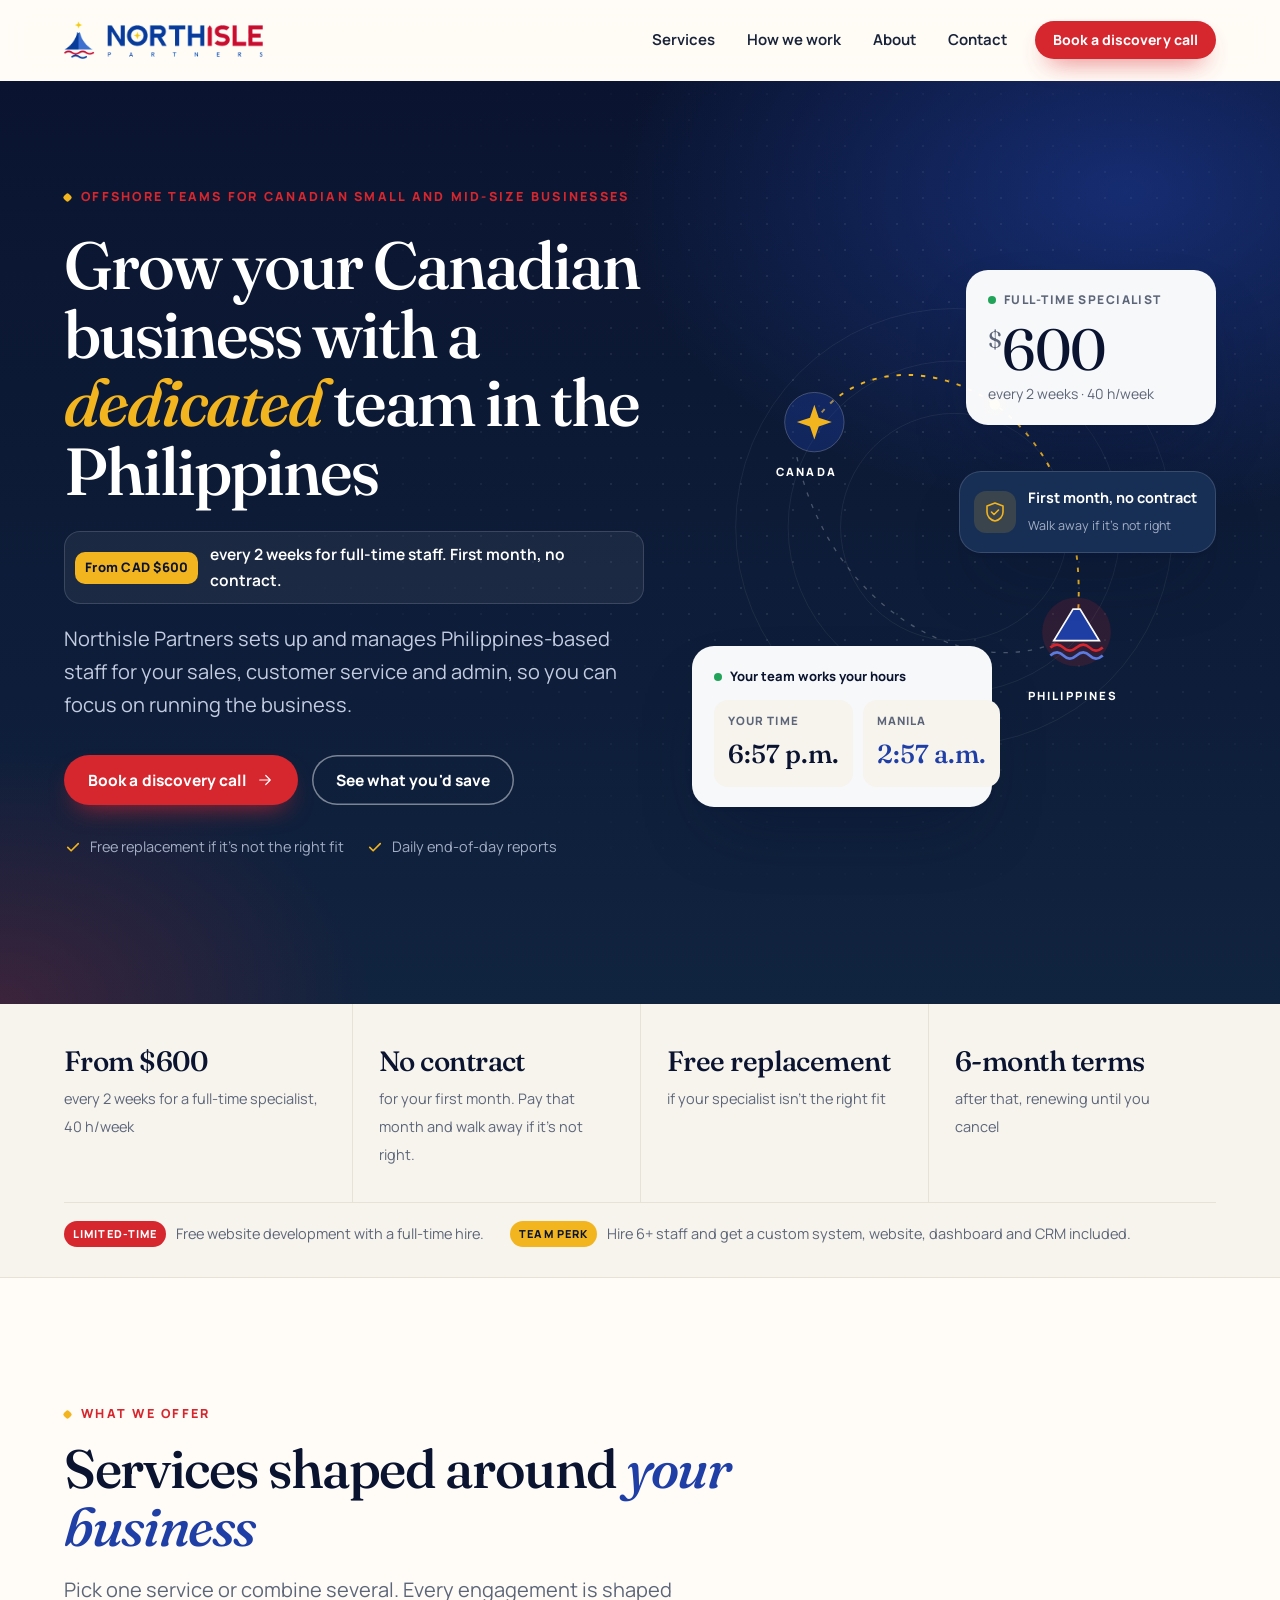
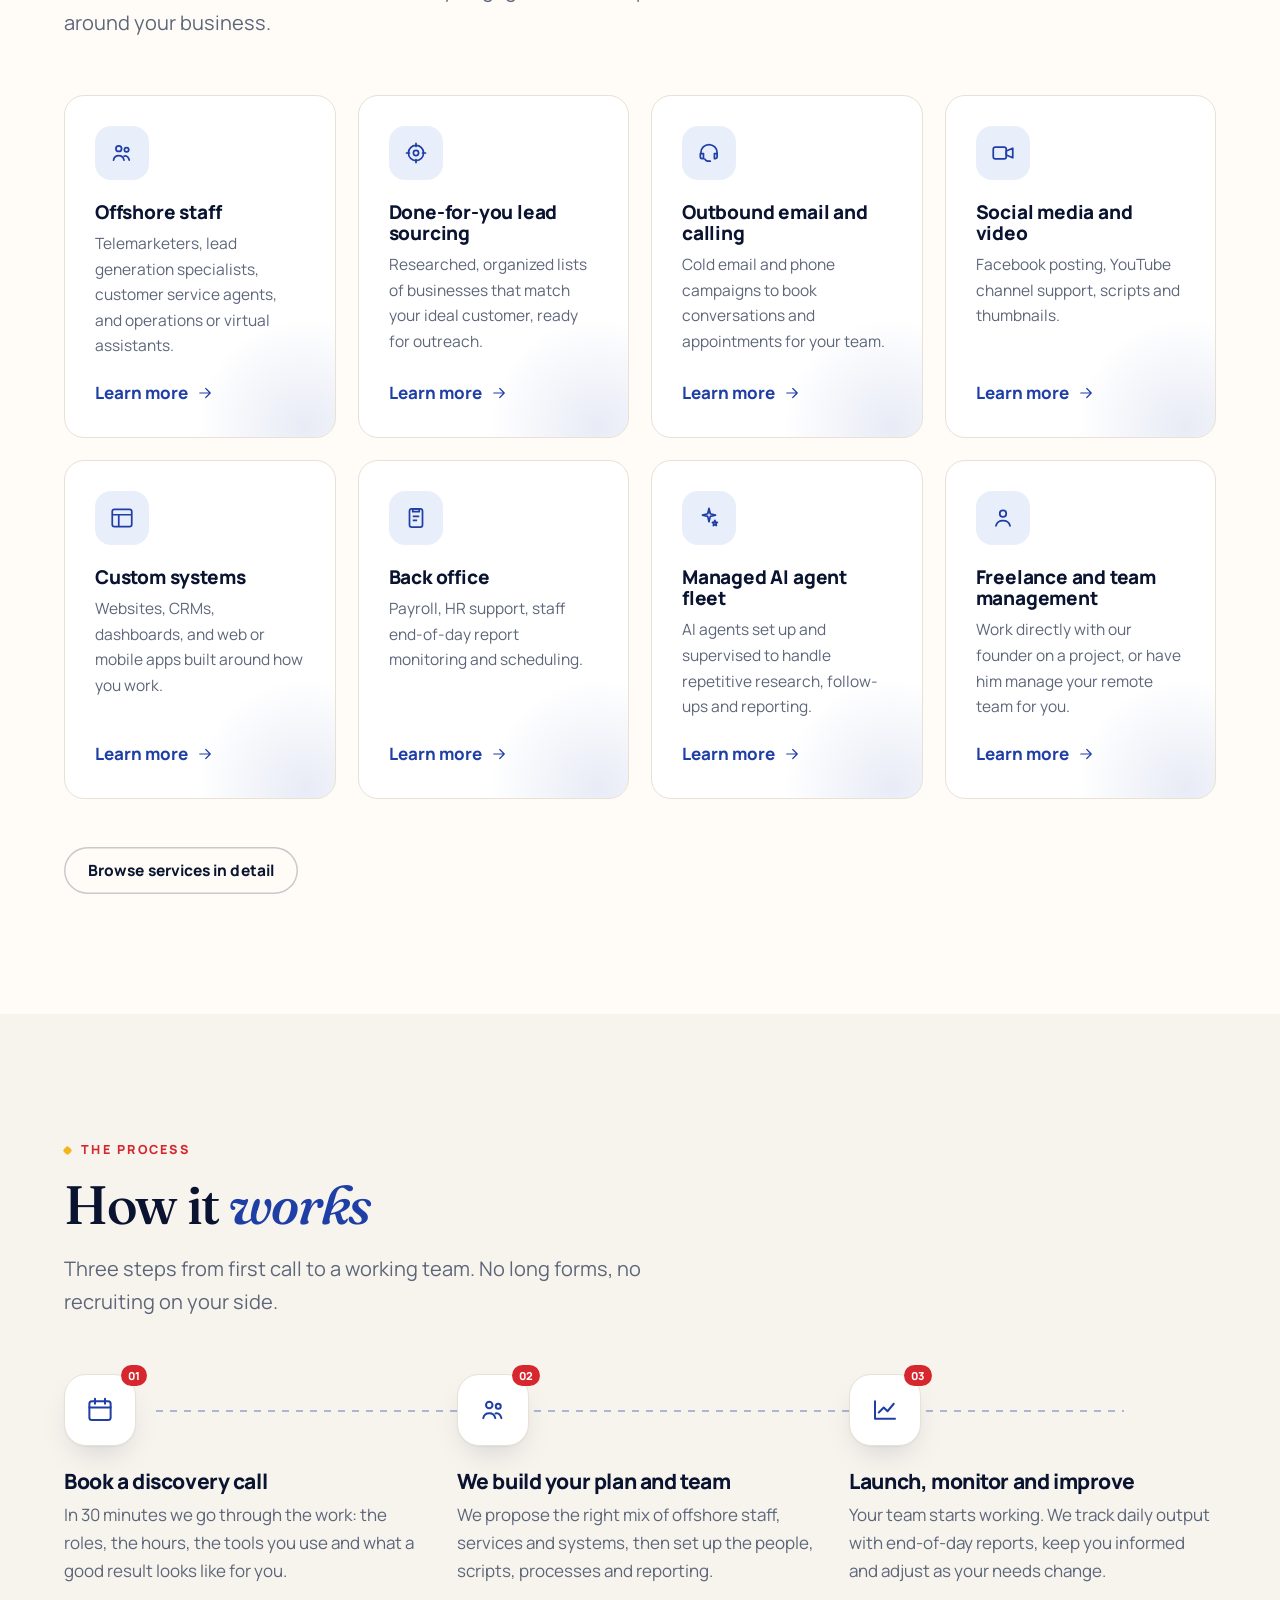
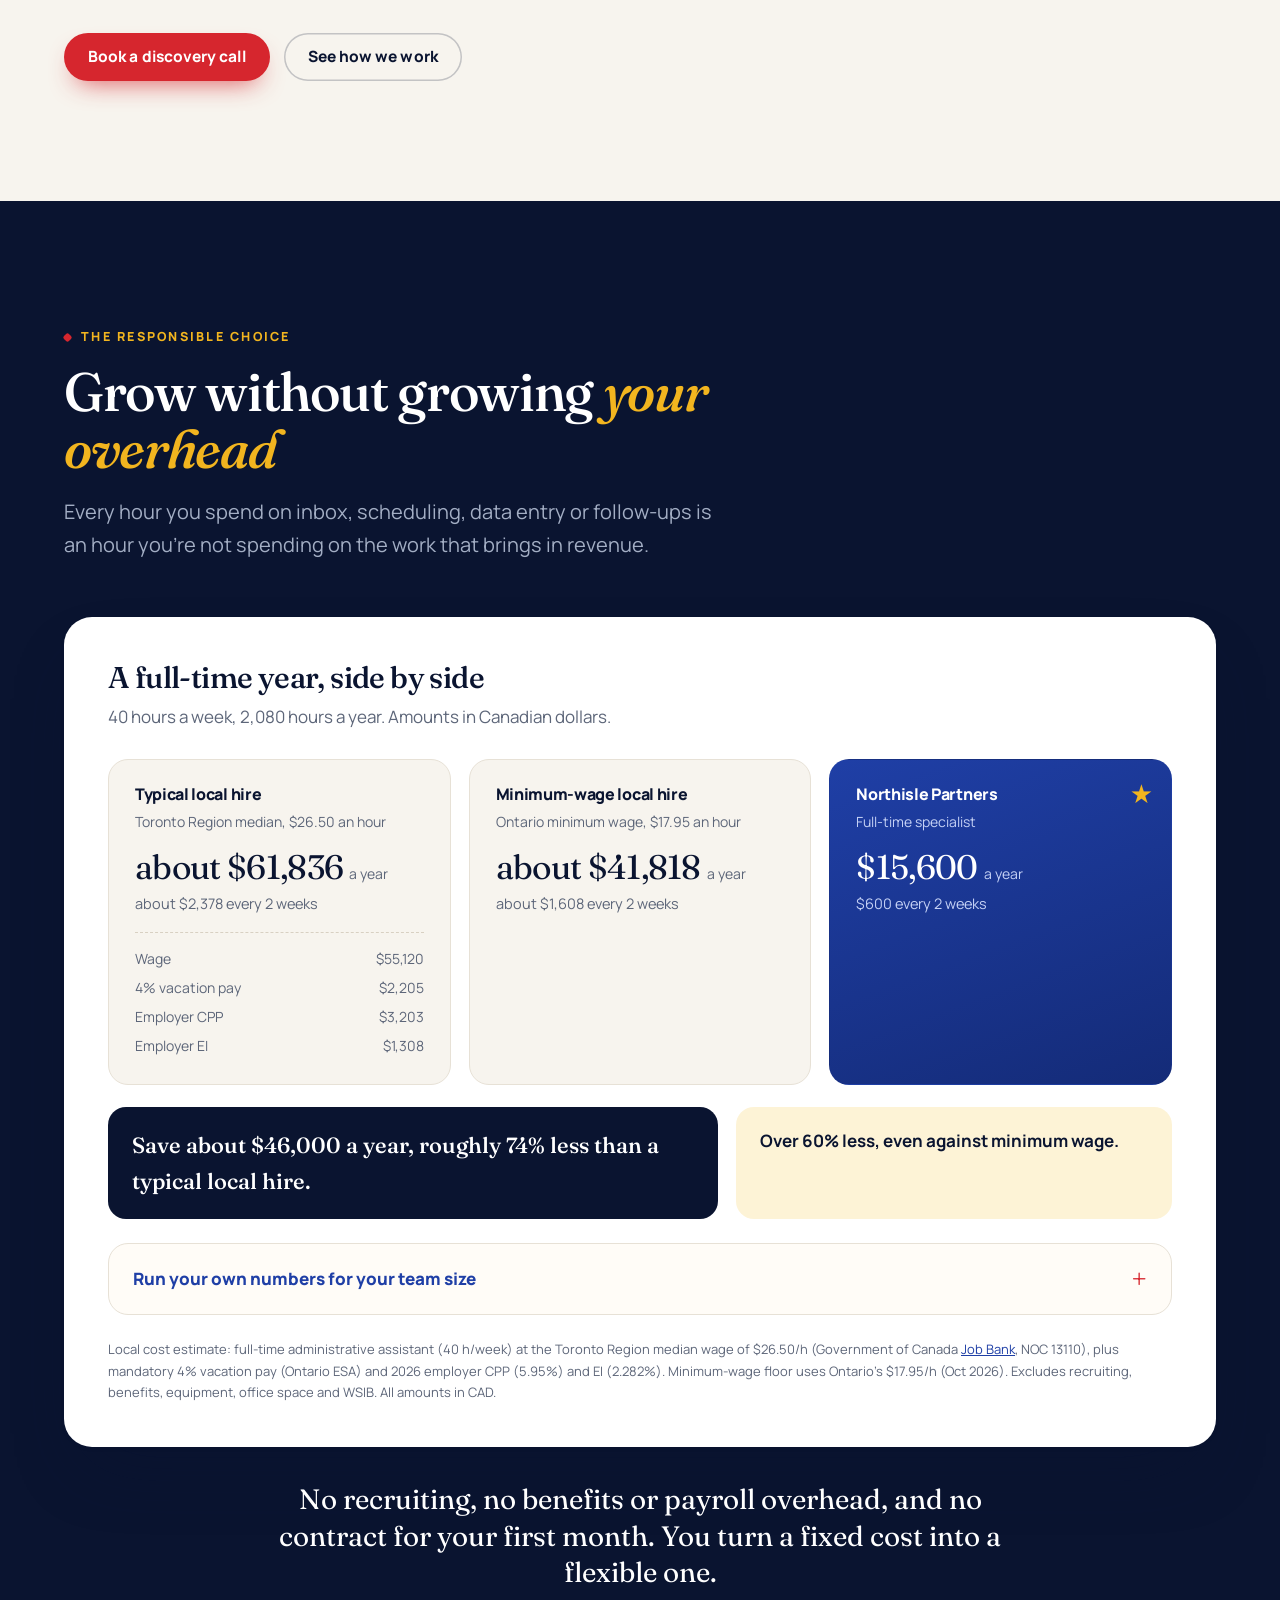
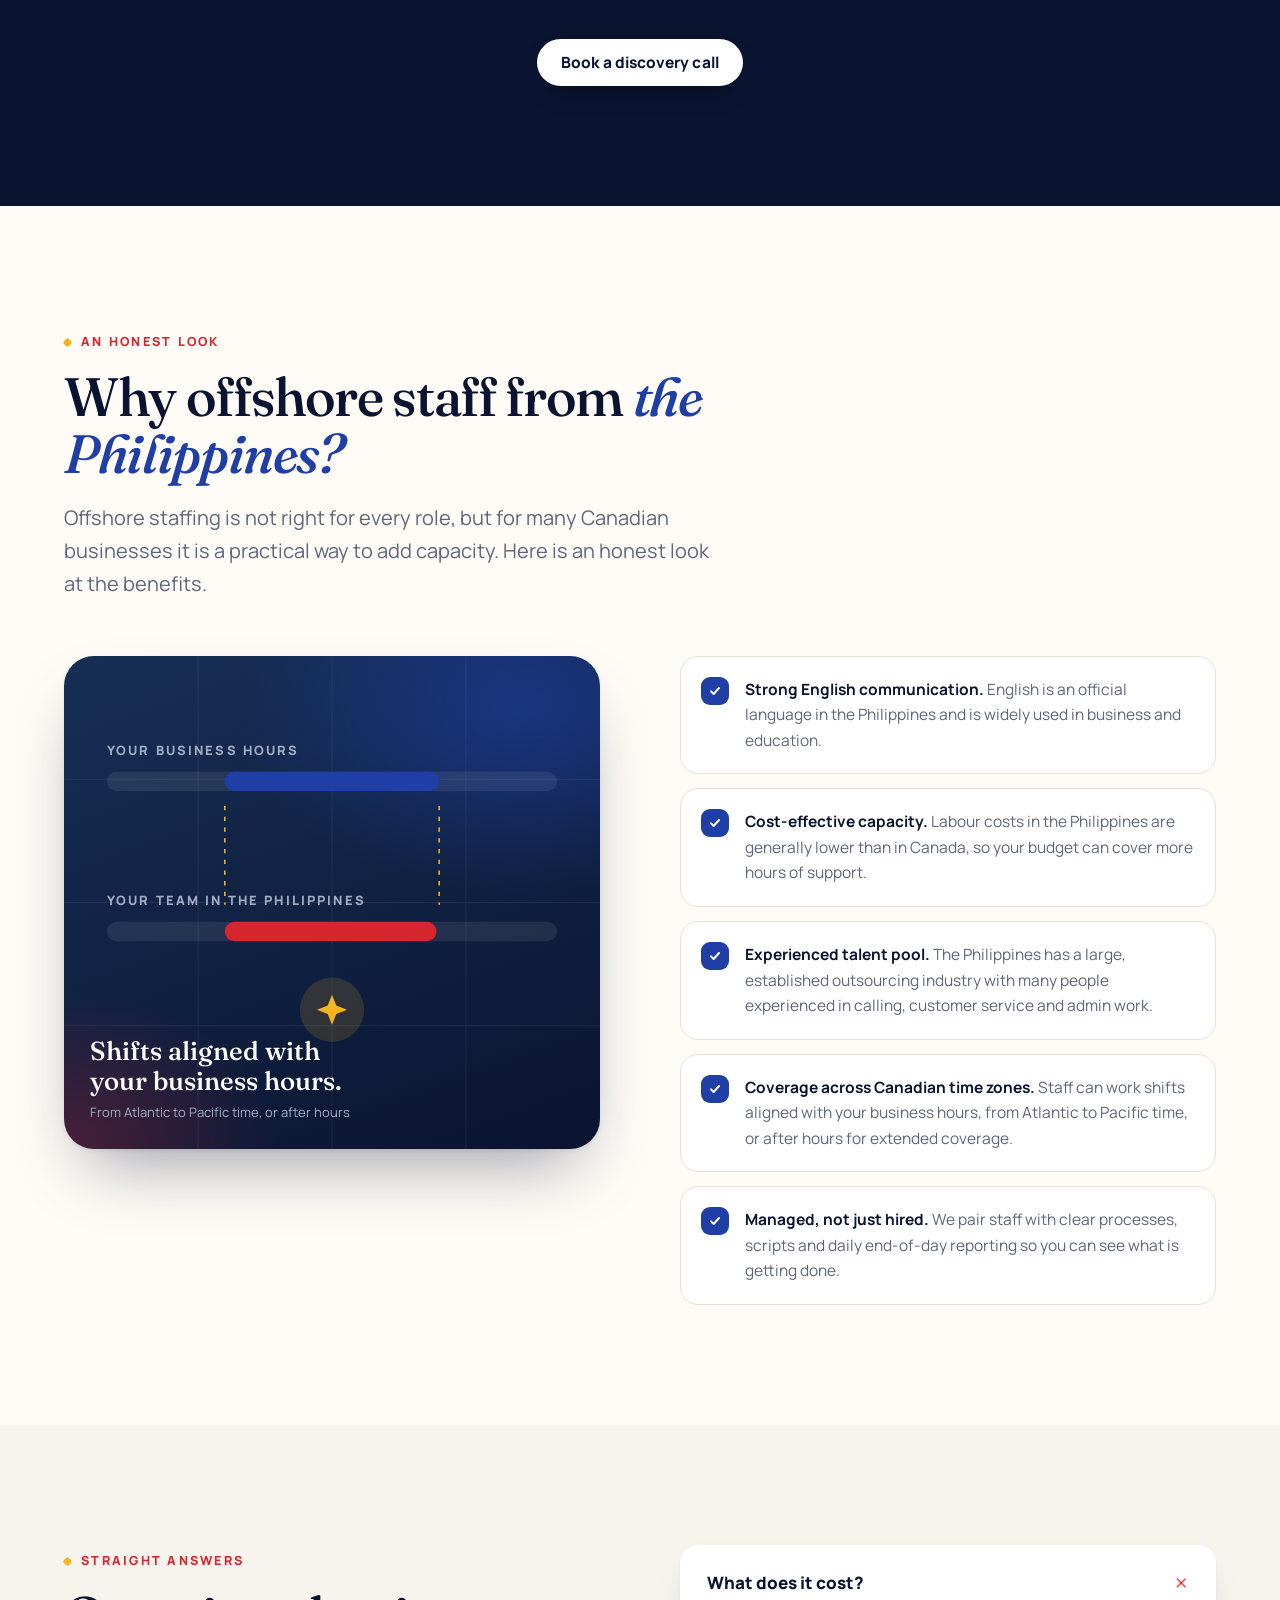
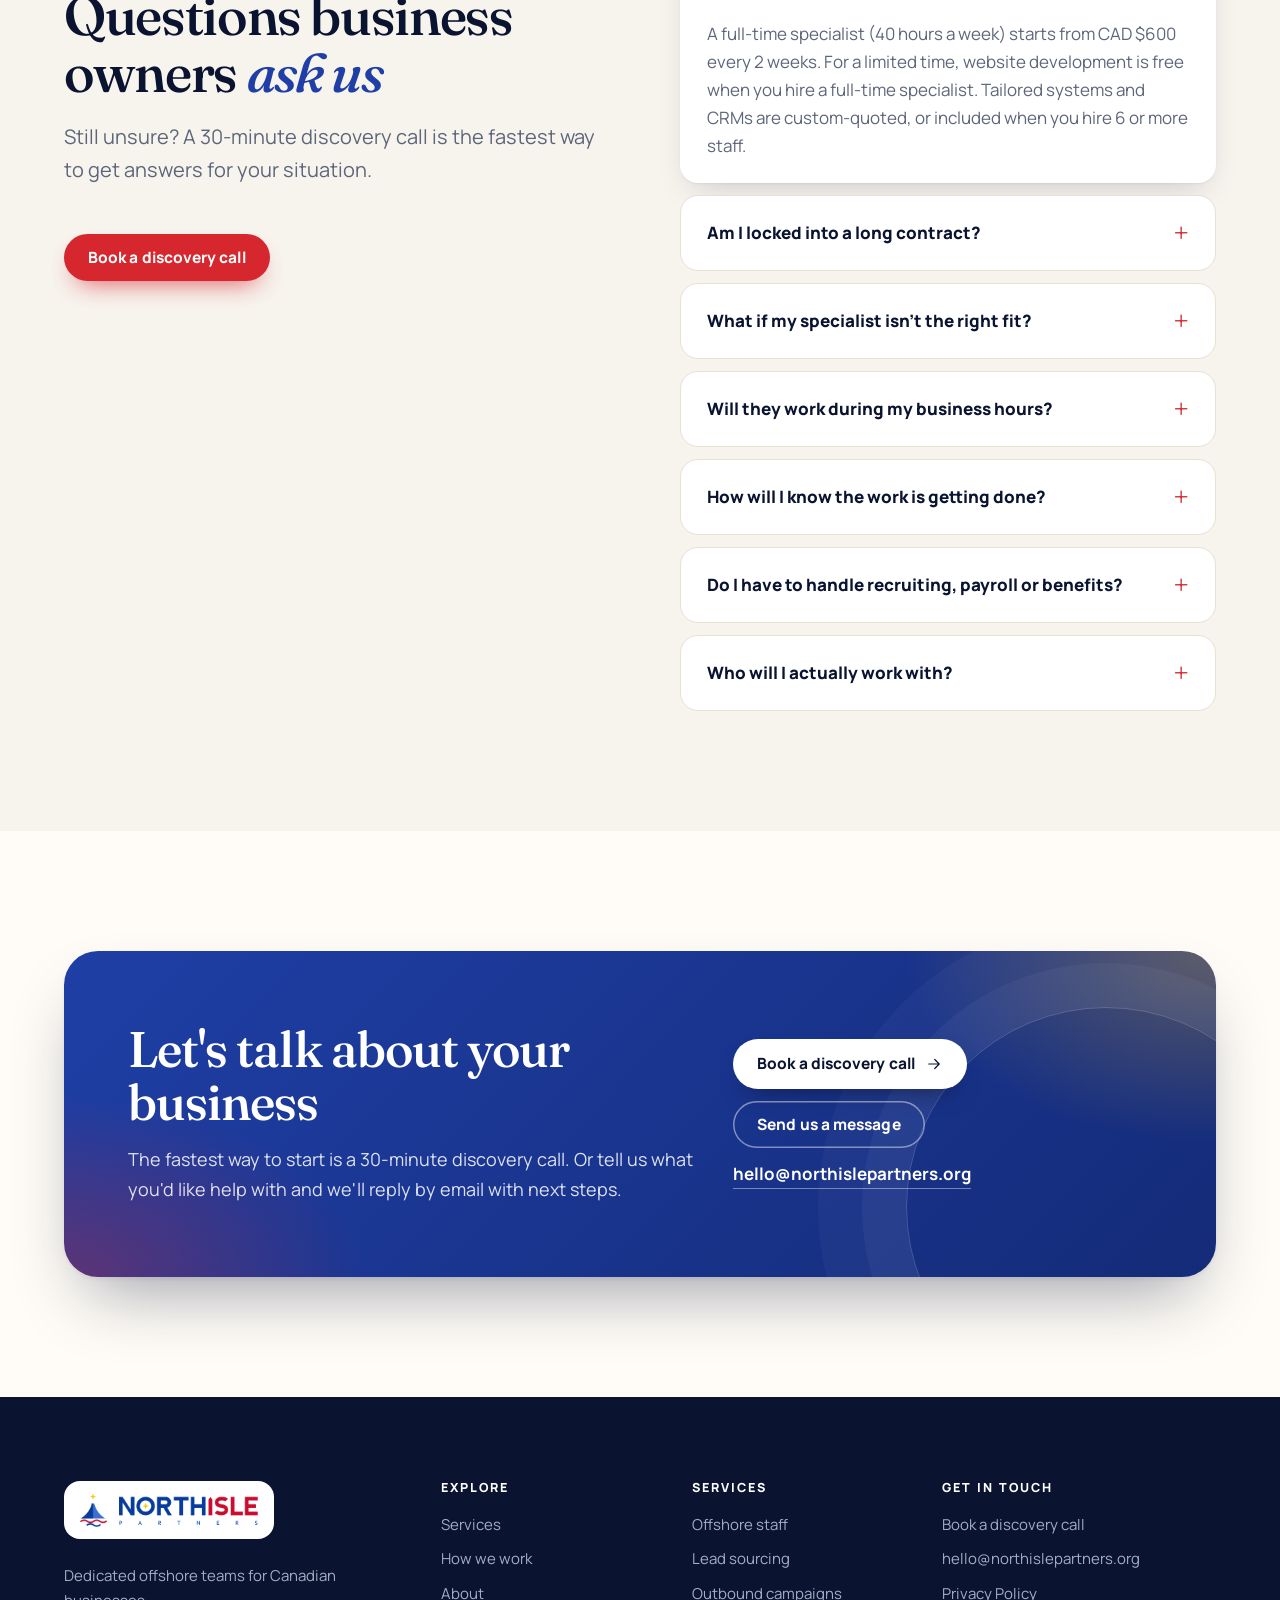
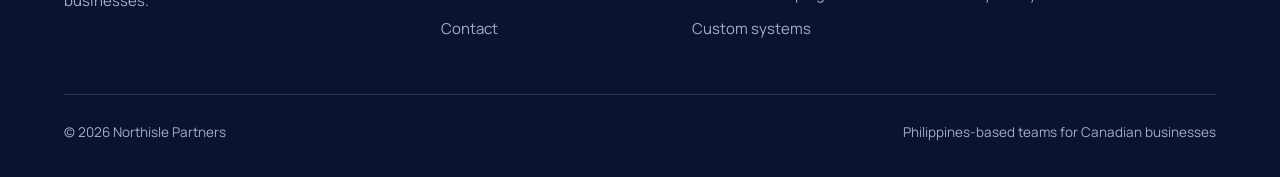
<file: index.html>
<!DOCTYPE html>
<html lang="en-CA">
<head>
<meta charset="utf-8">
<script>document.documentElement.classList.add("js");</script>
<meta name="viewport" content="width=device-width, initial-scale=1">
<title>Northisle Partners | Offshore Teams for Canadian Businesses</title>
<meta name="description" content="Philippines-based offshore staff for Canadian small and mid-size businesses. Full-time from CAD $600 every 2 weeks, with no contract for your first month.">
<link rel="canonical" href="https://northislepartners.org/">
<link rel="icon" href="/favicon.svg" type="image/svg+xml">
<link rel="icon" href="/favicon.png" type="image/png" sizes="64x64">
<link rel="apple-touch-icon" href="/apple-touch-icon.png">
<meta name="theme-color" content="#10233F">
<meta property="og:type" content="website">
<meta property="og:site_name" content="Northisle Partners">
<meta property="og:title" content="Northisle Partners | Offshore Teams for Canadian Businesses">
<meta property="og:description" content="Philippines-based offshore staff and done-for-you growth services for Canadian small and mid-size businesses.">
<meta property="og:url" content="https://northislepartners.org/">
<meta property="og:image" content="https://northislepartners.org/og-image.png">
<meta property="og:image:alt" content="Northisle Partners. Philippines-based offshore teams for Canadian businesses.">
<meta property="og:locale" content="en_CA">
<meta name="twitter:card" content="summary_large_image">
<link rel="preconnect" href="https://fonts.googleapis.com">
<link rel="preconnect" href="https://fonts.gstatic.com" crossorigin>
<link href="https://fonts.googleapis.com/css2?family=Fraunces:ital,opsz,wght@0,9..144,520;0,9..144,620;1,9..144,520&family=Manrope:wght@400;500;600;700;800&display=swap" rel="stylesheet">
<link rel="stylesheet" href="/site.css">
<script type="application/ld+json">
{"@context":"https://schema.org","@type":"Organization","name":"Northisle Partners","url":"https://northislepartners.org/","logo":"https://northislepartners.org/assets/img/northisle-wordmark.png","email":"hello@northislepartners.org","description":"Philippines-based offshore staff and done-for-you growth services for Canadian small and mid-size businesses.","areaServed":"CA"}
</script>
</head>
<body>
<a class="skip" href="#main">Skip to content</a>
<header class="site-header">
  <div class="container header-bar">
    <a class="brand" href="/">
      <picture>
        <source srcset="/assets/img/northisle-wordmark.webp" type="image/webp">
        <img src="/assets/img/northisle-wordmark.png" alt="Northisle Partners" width="502" height="96">
      </picture>
    </a>
    <button class="nav-toggle" type="button" aria-expanded="false" aria-controls="site-nav">
      <span class="sr-only">Open menu</span>
      <span class="nav-toggle-icon" aria-hidden="true"></span>
    </button>
    <nav id="site-nav" aria-label="Main">
      <ul>
        <li><a href="/services.html">Services</a></li>
        <li><a href="/process.html">How we work</a></li>
        <li><a href="/about.html">About</a></li>
        <li><a href="/contact.html">Contact</a></li>
        <li><a class="btn btn-small" href="https://cal.com/northislepartners/discovery-call">Book a discovery call</a></li>
      </ul>
    </nav>
  </div>
</header>

<main id="main">
  <!-- HERO -->
  <section class="hero" aria-labelledby="hero-title">
    <div class="container hero-grid">
      <div>
        <p class="eyebrow rise">Offshore teams for Canadian small and mid-size businesses</p>
        <h1 id="hero-title" class="display rise" style="--d:.08s">Grow your Canadian business with a <em>dedicated</em> team in the Philippines</h1>
        <p class="hero-offer rise" style="--d:.14s"><b>From CAD $600</b> every 2 weeks for full-time staff. First month, no contract.</p>
        <p class="lead rise" style="--d:.2s">Northisle Partners sets up and manages Philippines-based staff for your sales, customer service and admin, so you can focus on running the business.</p>
        <div class="cta-row rise" style="--d:.26s">
          <a class="btn" href="https://cal.com/northislepartners/discovery-call">Book a discovery call <svg class="ico arrow" viewBox="0 0 24 24" aria-hidden="true"><path d="M5 12h14M13 6l6 6-6 6"/></svg></a>
          <a class="btn btn-ghost" href="#value">See what you'd save</a>
        </div>
        <p class="hero-note rise" style="--d:.32s">
          <span><svg class="ico" viewBox="0 0 24 24" aria-hidden="true"><path d="m5 12.5 4.5 4.5L19 7.5"/></svg>Free replacement if it's not the right fit</span>
          <span><svg class="ico" viewBox="0 0 24 24" aria-hidden="true"><path d="m5 12.5 4.5 4.5L19 7.5"/></svg>Daily end-of-day reports</span>
        </p>
      </div>

      <div class="hero-art rise" style="--d:.18s">
        <svg class="bridge" viewBox="0 0 600 560" fill="none" aria-hidden="true">
          <g stroke="rgba(255,255,255,.08)">
            <circle cx="300" cy="280" r="250"/><circle cx="300" cy="280" r="190"/><circle cx="300" cy="280" r="130"/>
          </g>
          <path id="bridge-lane" class="dash" d="M140 160 C 220 40, 470 120, 440 400" stroke="#f2b51f" stroke-width="2.2"/>
          <path class="dash" d="M120 200 C 160 380, 330 470, 440 400" stroke="rgba(255,255,255,.25)" stroke-width="1.5"/>
          <circle r="6" fill="#f2b51f" style="filter:drop-shadow(0 0 8px rgba(242,181,31,.9))"><animateMotion dur="6s" repeatCount="indefinite"><mpath href="#bridge-lane"/></animateMotion></circle>
          <!-- north: Canada -->
          <g transform="translate(140 160)">
            <circle r="34" fill="rgba(31,63,166,.35)" stroke="rgba(255,255,255,.25)"/>
            <path class="twinkle" d="M0 -20 L5 -5 L20 0 L5 5 L0 20 L-5 5 L-20 0 L-5 -5 Z" fill="#f2b51f"/>
          </g>
          <text x="96" y="222" fill="#fff" font-family="Manrope, sans-serif" font-size="13" font-weight="800" letter-spacing="2.5">CANADA</text>
          <!-- isle: Philippines -->
          <g transform="translate(440 400)">
            <circle r="44" fill="rgba(214,38,46,.22)"><animate attributeName="r" values="34;50;34" dur="3.2s" repeatCount="indefinite"/><animate attributeName="opacity" values="1;.2;1" dur="3.2s" repeatCount="indefinite"/></circle>
            <path d="M-26 10 L-4 -26 L4 -26 L26 10 Z" fill="#1f3fa6" stroke="#fff" stroke-width="2"/>
            <path d="M-30 18 q8 -7 15 0 t15 0 t15 0 t15 0" stroke="#d6262e" stroke-width="3"/>
            <path d="M-30 27 q8 -7 15 0 t15 0 t15 0 t15 0" stroke="#5b7be0" stroke-width="3"/>
          </g>
          <text x="384" y="478" fill="#fff" font-family="Manrope, sans-serif" font-size="13" font-weight="800" letter-spacing="2.5">PHILIPPINES</text>
        </svg>

        <div class="float-card price-float">
          <small><span class="live-dot"></span>Full-time specialist</small>
          <span class="big"><sup>$</sup>600</span>
          <p>every 2 weeks · 40 h/week</p>
        </div>

        <div class="float-card clock-float" data-clock hidden>
          <div class="head"><span class="live-dot"></span>Your team works your hours</div>
          <div class="row">
            <div class="zone"><small>Your time</small><b data-time-local>--</b></div>
            <div class="zone ph"><small>Manila</small><b data-time-manila>--</b></div>
          </div>
        </div>

        <div class="float-card tag-float">
          <span class="ic"><svg class="ico" viewBox="0 0 24 24" aria-hidden="true"><path d="M12 3 4 6v6c0 4.5 3.4 8.2 8 9 4.6-.8 8-4.5 8-9V6z"/><path d="m8.5 12 2.5 2.5 4.5-4.5"/></svg></span>
          <span><b>First month, no contract</b><small>Walk away if it's not right</small></span>
        </div>
      </div>
    </div>
  </section>

  <!-- TERMS -->
  <section class="terms-strip" aria-labelledby="offers-title">
    <div class="container">
      <h2 id="offers-title" class="sr-only">The terms at a glance</h2>
      <ul class="terms">
        <li class="reveal"><strong>From $600</strong><span>every 2 weeks for a full-time specialist, 40 h/week</span></li>
        <li class="reveal" style="--d:.06s"><strong>No contract</strong><span>for your first month. Pay that month and walk away if it's not right.</span></li>
        <li class="reveal" style="--d:.12s"><strong>Free replacement</strong><span>if your specialist isn't the right fit</span></li>
        <li class="reveal" style="--d:.18s"><strong>6-month terms</strong><span>after that, renewing until you cancel</span></li>
      </ul>
      <p class="perks"><span><span class="flag flag-red">Limited-time</span> Free website development with a full-time hire.</span><span><span class="flag flag-gold">Team perk</span> Hire 6+ staff and get a custom system, website, dashboard and CRM included.</span></p>
    </div>
  </section>

  <!-- SERVICES -->
  <section class="band" id="services" aria-labelledby="services-title">
    <div class="container">
      <div class="section-head reveal">
        <p class="eyebrow">What we offer</p>
        <h2 id="services-title" class="title">Services shaped around <em>your business</em></h2>
        <p class="lead">Pick one service or combine several. Every engagement is shaped around your business.</p>
      </div>
      <div class="grid cols-4">
        <a class="card reveal" href="/services.html#offshore-staff">
          <div class="icon" aria-hidden="true"><svg viewBox="0 0 24 24" fill="none" stroke="currentColor" stroke-width="1.6" stroke-linecap="round" stroke-linejoin="round"><circle cx="9" cy="8" r="2.6"/><circle cx="16.2" cy="9" r="2"/><path d="M4.2 18.5c.5-2.6 2.4-4 4.8-4s4.3 1.4 4.8 4"/><path d="M14 14.8c1.3-.3 2.6 0 3.5 1.1.6.8 1 1.8 1.2 2.6"/></svg></div>
          <h3>Offshore staff</h3>
          <p>Telemarketers, lead generation specialists, customer service agents, and operations or virtual assistants.</p>
          <span class="link-arrow">Learn more <svg class="ico" viewBox="0 0 24 24" aria-hidden="true"><path d="M5 12h14M13 6l6 6-6 6"/></svg></span>
        </a>
        <a class="card reveal" style="--d:.05s" href="/services.html#lead-sourcing">
          <div class="icon" aria-hidden="true"><svg viewBox="0 0 24 24" fill="none" stroke="currentColor" stroke-width="1.6" stroke-linecap="round"><circle cx="12" cy="12" r="7"/><circle cx="12" cy="12" r="2.4"/><path d="M12 3.2V6M12 18v2.8M3.2 12H6M18 12h2.8"/></svg></div>
          <h3>Done-for-you lead sourcing</h3>
          <p>Researched, organized lists of businesses that match your ideal customer, ready for outreach.</p>
          <span class="link-arrow">Learn more <svg class="ico" viewBox="0 0 24 24" aria-hidden="true"><path d="M5 12h14M13 6l6 6-6 6"/></svg></span>
        </a>
        <a class="card reveal" style="--d:.1s" href="/services.html#outbound">
          <div class="icon" aria-hidden="true"><svg viewBox="0 0 24 24" fill="none" stroke="currentColor" stroke-width="1.6" stroke-linecap="round" stroke-linejoin="round"><path d="M4.5 12.5v-.8a7.5 7.5 0 0 1 15 0v.8"/><path d="M4.5 12.5h2.4v4.6H5.6A1.6 1.6 0 0 1 4 15.5v-3zM19.5 12.5H17v4.6h1.3a1.6 1.6 0 0 0 1.2-1.6v-3z"/><path d="M8.2 17.6c.5 1.1 1.8 1.9 3.8 1.9h1.2"/></svg></div>
          <h3>Outbound email and calling</h3>
          <p>Cold email and phone campaigns to book conversations and appointments for your team.</p>
          <span class="link-arrow">Learn more <svg class="ico" viewBox="0 0 24 24" aria-hidden="true"><path d="M5 12h14M13 6l6 6-6 6"/></svg></span>
        </a>
        <a class="card reveal" style="--d:.15s" href="/services.html#social-video">
          <div class="icon" aria-hidden="true"><svg viewBox="0 0 24 24" fill="none" stroke="currentColor" stroke-width="1.6" stroke-linejoin="round"><rect x="3" y="6.5" width="12" height="11" rx="2"/><path d="M15 10.2 21 7.6v8.8l-6-2.6z"/></svg></div>
          <h3>Social media and video</h3>
          <p>Facebook posting, YouTube channel support, scripts and thumbnails.</p>
          <span class="link-arrow">Learn more <svg class="ico" viewBox="0 0 24 24" aria-hidden="true"><path d="M5 12h14M13 6l6 6-6 6"/></svg></span>
        </a>
        <a class="card reveal" href="/services.html#custom-systems">
          <div class="icon" aria-hidden="true"><svg viewBox="0 0 24 24" fill="none" stroke="currentColor" stroke-width="1.6" stroke-linejoin="round"><rect x="3" y="4" width="18" height="16" rx="2"/><path d="M3 9h18M9 9v11"/></svg></div>
          <h3>Custom systems</h3>
          <p>Websites, CRMs, dashboards, and web or mobile apps built around how you work.</p>
          <span class="link-arrow">Learn more <svg class="ico" viewBox="0 0 24 24" aria-hidden="true"><path d="M5 12h14M13 6l6 6-6 6"/></svg></span>
        </a>
        <a class="card reveal" style="--d:.05s" href="/services.html#back-office">
          <div class="icon" aria-hidden="true"><svg viewBox="0 0 24 24" fill="none" stroke="currentColor" stroke-width="1.6" stroke-linejoin="round"><rect x="6" y="3.5" width="12" height="17" rx="2"/><path d="M9 3.5h6V6.2H9zM9 10.5h6M9 14.2h4"/></svg></div>
          <h3>Back office</h3>
          <p>Payroll, HR support, staff end-of-day report monitoring and scheduling.</p>
          <span class="link-arrow">Learn more <svg class="ico" viewBox="0 0 24 24" aria-hidden="true"><path d="M5 12h14M13 6l6 6-6 6"/></svg></span>
        </a>
        <a class="card reveal" style="--d:.1s" href="/services.html#ai-agents">
          <div class="icon" aria-hidden="true"><svg viewBox="0 0 24 24" fill="none" stroke="currentColor" stroke-width="1.6" stroke-linejoin="round"><path d="M12 3.2 13.2 8.1 18 9.3 13.2 10.5 12 15.4 10.8 10.5 6 9.3 10.8 8.1 12 3.2z"/><path d="M17.4 14.2l.55 1.7 1.75.2-1.35 1.15.45 1.7-1.4-.85-1.4.85.45-1.7-1.35-1.15 1.75-.2z"/></svg></div>
          <h3>Managed AI agent fleet</h3>
          <p>AI agents set up and supervised to handle repetitive research, follow-ups and reporting.</p>
          <span class="link-arrow">Learn more <svg class="ico" viewBox="0 0 24 24" aria-hidden="true"><path d="M5 12h14M13 6l6 6-6 6"/></svg></span>
        </a>
        <a class="card reveal" style="--d:.15s" href="/services.html#freelance">
          <div class="icon" aria-hidden="true"><svg viewBox="0 0 24 24" fill="none" stroke="currentColor" stroke-width="1.6" stroke-linecap="round"><circle cx="12" cy="8" r="3"/><path d="M5.5 19.2c.8-3.1 3.1-4.7 6.5-4.7s5.7 1.6 6.5 4.7"/></svg></div>
          <h3>Freelance and team management</h3>
          <p>Work directly with our founder on a project, or have him manage your remote team for you.</p>
          <span class="link-arrow">Learn more <svg class="ico" viewBox="0 0 24 24" aria-hidden="true"><path d="M5 12h14M13 6l6 6-6 6"/></svg></span>
        </a>
      </div>
      <p class="section-cta reveal"><a class="btn btn-ghost" href="/services.html">Browse services in detail</a></p>
    </div>
  </section>

  <!-- HOW -->
  <section class="band band-paper" id="how" aria-labelledby="how-title">
    <div class="container">
      <div class="section-head reveal">
        <p class="eyebrow">The process</p>
        <h2 id="how-title" class="title">How it <em>works</em></h2>
        <p class="lead">Three steps from first call to a working team. No long forms, no recruiting on your side.</p>
      </div>
      <ol class="steps light">
        <li class="reveal">
          <div class="step-badge"><svg viewBox="0 0 24 24" fill="none" stroke="currentColor" stroke-width="1.6" stroke-linecap="round" stroke-linejoin="round" aria-hidden="true"><rect x="3.5" y="5" width="17" height="15" rx="2"/><path d="M3.5 10h17M8 3v4M16 3v4"/></svg><span>01</span></div>
          <h3>Book a discovery call</h3>
          <p>In 30 minutes we go through the work: the roles, the hours, the tools you use and what a good result looks like for you.</p>
        </li>
        <li class="reveal" style="--d:.08s">
          <div class="step-badge"><svg viewBox="0 0 24 24" fill="none" stroke="currentColor" stroke-width="1.6" stroke-linecap="round" stroke-linejoin="round" aria-hidden="true"><circle cx="9" cy="8" r="2.6"/><circle cx="16.2" cy="9" r="2"/><path d="M4.2 18.5c.5-2.6 2.4-4 4.8-4s4.3 1.4 4.8 4"/><path d="M14 14.8c1.3-.3 2.6 0 3.5 1.1.6.8 1 1.8 1.2 2.6"/></svg><span>02</span></div>
          <h3>We build your plan and team</h3>
          <p>We propose the right mix of offshore staff, services and systems, then set up the people, scripts, processes and reporting.</p>
        </li>
        <li class="reveal" style="--d:.16s">
          <div class="step-badge"><svg viewBox="0 0 24 24" fill="none" stroke="currentColor" stroke-width="1.6" stroke-linecap="round" stroke-linejoin="round" aria-hidden="true"><path d="M4 19V5M4 19h16"/><path d="m7 14 4-4 3 3 5-6"/></svg><span>03</span></div>
          <h3>Launch, monitor and improve</h3>
          <p>Your team starts working. We track daily output with end-of-day reports, keep you informed and adjust as your needs change.</p>
        </li>
      </ol>
      <p class="section-cta reveal">
        <a class="btn" href="https://cal.com/northislepartners/discovery-call">Book a discovery call</a>
        <a class="btn btn-ghost" href="/process.html">See how we work</a>
      </p>
    </div>
  </section>

  <!-- VALUE -->
  <section class="band on-dark" id="value" aria-labelledby="value-title">
    <div class="container">
      <div class="section-head reveal">
        <p class="eyebrow">The responsible choice</p>
        <h2 id="value-title" class="title">Grow without growing <em>your overhead</em></h2>
        <p class="lead">Every hour you spend on inbox, scheduling, data entry or follow-ups is an hour you're not spending on the work that brings in revenue.</p>
      </div>
      <div class="price-board reveal">
        <h3 class="price-heading">A full-time year, side by side</h3>
        <p class="price-basis">40 hours a week, 2,080 hours a year. Amounts in Canadian dollars.</p>
        <div class="price-grid">
          <article class="price-card price-local">
            <h4>Typical local hire</h4>
            <p class="price-rate">Toronto Region median, $26.50 an hour</p>
            <p class="price-year">about $61,836 <span class="price-unit">a year</span></p>
            <p class="price-biweek">about $2,378 every 2 weeks</p>
            <ul class="price-parts">
              <li><span>Wage</span> <span>$55,120</span></li>
              <li><span>4% vacation pay</span> <span>$2,205</span></li>
              <li><span>Employer CPP</span> <span>$3,203</span></li>
              <li><span>Employer EI</span> <span>$1,308</span></li>
            </ul>
          </article>
          <article class="price-card price-local">
            <h4>Minimum-wage local hire</h4>
            <p class="price-rate">Ontario minimum wage, $17.95 an hour</p>
            <p class="price-year">about $41,818 <span class="price-unit">a year</span></p>
            <p class="price-biweek">about $1,608 every 2 weeks</p>
          </article>
          <article class="price-card price-ours">
            <h4>Northisle Partners</h4>
            <p class="price-rate">Full-time specialist</p>
            <p class="price-year">$15,600 <span class="price-unit">a year</span></p>
            <p class="price-biweek">$600 every 2 weeks</p>
          </article>
        </div>
        <div class="price-save">
          <p>Save about $46,000 a year, roughly 74% less than a typical local hire.</p>
          <p>Over 60% less, even against minimum wage.</p>
        </div>
        <details class="calc-wrap">
        <summary>Run your own numbers for your team size</summary>
        <div class="calc" data-calc hidden>
          <div class="calc-controls">
            <h3 class="calc-title">Run your own numbers</h3>
            <label class="calc-staff" for="calc-staff">Full-time staff <output id="calc-staff-out" for="calc-staff">1</output></label>
            <input type="range" id="calc-staff" min="1" max="20" value="1">
            <fieldset class="calc-toggle">
              <legend>Compare against</legend>
              <label><input type="radio" name="calc-base" value="61836" checked><span>Typical local hire</span></label>
              <label><input type="radio" name="calc-base" value="41818"><span>Minimum wage</span></label>
            </fieldset>
            <label class="calc-rate" for="calc-rate">If that work lands on you now, what's an hour of your time worth?
              <span class="calc-rate-input"><span aria-hidden="true">$</span><input id="calc-rate" type="number" inputmode="numeric" min="0" max="2000" step="5" value="75"><span aria-hidden="true">/ hour</span></span>
            </label>
          </div>
          <div class="calc-result" aria-live="polite">
            <p><span>Hiring locally</span><strong data-calc-local>$61,836</strong></p>
            <p><span>With Northisle Partners</span><strong data-calc-ours>$15,600</strong></p>
            <p class="calc-save"><span>You keep about</span><strong data-calc-save>$46,236</strong><em>every year</em></p>
            <p class="calc-wait"><span>Every month you wait costs about</span><strong data-calc-wait>$3,853</strong></p>
            <p class="calc-time"><span>Hours handed off each year: <b data-calc-hours>2,080</b>. At your rate, that's</span><strong data-calc-time>$156,000</strong><em>of your time back</em></p>
            <p class="calc-perk" data-calc-perk hidden><span class="flag flag-gold">Team perk</span> Custom system, website, dashboard and CRM included.</p>
          </div>
        </div>
        </details>
        <p class="price-footnote">Local cost estimate: full-time administrative assistant (40 h/week) at the Toronto Region median wage of $26.50/h (Government of Canada <a href="https://www.jobbank.gc.ca/marketreport/wages-occupation/24789/geo9219">Job Bank</a>, NOC 13110), plus mandatory 4% vacation pay (Ontario ESA) and 2026 employer CPP (5.95%) and EI (2.282%). Minimum-wage floor uses Ontario's $17.95/h (Oct 2026). Excludes recruiting, benefits, equipment, office space and WSIB. All amounts in CAD.</p>
      </div>
      <p class="value-close reveal">No recruiting, no benefits or payroll overhead, and no contract for your first month. You turn a fixed cost into a flexible one.</p>
      <p class="section-cta center reveal"><a class="btn btn-light" href="https://cal.com/northislepartners/discovery-call">Book a discovery call</a></p>
    </div>
  </section>

  <!-- WHY -->
  <section class="band" id="why" aria-labelledby="why-title">
    <div class="container">
      <div class="section-head reveal">
        <p class="eyebrow">An honest look</p>
        <h2 id="why-title" class="title">Why offshore staff from <em>the Philippines?</em></h2>
        <p class="lead">Offshore staffing is not right for every role, but for many Canadian businesses it is a practical way to add capacity. Here is an honest look at the benefits.</p>
      </div>
      <div class="split top">
        <div class="art reveal" aria-hidden="true">
          <svg viewBox="0 0 500 460" fill="none">
            <g stroke="rgba(255,255,255,.07)"><path d="M0 115h500M0 230h500M0 345h500M125 0v460M250 0v460M375 0v460"/></g>
            <g font-family="Manrope, sans-serif" font-size="12" font-weight="800" letter-spacing="2">
              <text x="40" y="92" fill="#a3aec4">YOUR BUSINESS HOURS</text>
              <text x="40" y="232" fill="#a3aec4">YOUR TEAM IN THE PHILIPPINES</text>
            </g>
            <rect x="40" y="108" width="420" height="18" rx="9" fill="rgba(255,255,255,.08)"/>
            <rect x="150" y="108" width="200" height="18" rx="9" fill="#1f3fa6"/>
            <rect x="40" y="248" width="420" height="18" rx="9" fill="rgba(255,255,255,.08)"/>
            <rect x="150" y="248" width="200" height="18" rx="9" fill="#d6262e">
              <animate attributeName="width" values="0;200;200" keyTimes="0;.45;1" dur="6s" repeatCount="indefinite"/>
            </rect>
            <path d="M150 140v92M350 140v92" stroke="#f2b51f" stroke-width="1.5" stroke-dasharray="4 6"/>
            <g transform="translate(250 330)">
              <circle r="30" fill="rgba(242,181,31,.15)"/>
              <path d="M0 -14 L4 -4 L14 0 L4 4 L0 14 L-4 4 L-14 0 L-4 -4 Z" fill="#f2b51f"/>
            </g>
          </svg>
          <div class="caption"><b>Shifts aligned with<br>your business hours.</b><small>From Atlantic to Pacific time, or after hours</small></div>
        </div>
        <ul class="checks">
          <li class="reveal"><strong>Strong English communication.</strong> English is an official language in the Philippines and is widely used in business and education.</li>
          <li class="reveal" style="--d:.05s"><strong>Cost-effective capacity.</strong> Labour costs in the Philippines are generally lower than in Canada, so your budget can cover more hours of support.</li>
          <li class="reveal" style="--d:.1s"><strong>Experienced talent pool.</strong> The Philippines has a large, established outsourcing industry with many people experienced in calling, customer service and admin work.</li>
          <li class="reveal" style="--d:.15s"><strong>Coverage across Canadian time zones.</strong> Staff can work shifts aligned with your business hours, from Atlantic to Pacific time, or after hours for extended coverage.</li>
          <li class="reveal" style="--d:.2s"><strong>Managed, not just hired.</strong> We pair staff with clear processes, scripts and daily end-of-day reporting so you can see what is getting done.</li>
        </ul>
      </div>
    </div>
  </section>

  <!-- FAQ -->
  <section class="band band-paper" id="faq" aria-labelledby="faq-title">
    <div class="container split top">
      <div class="section-head reveal sticky-col" style="margin-bottom:0">
        <p class="eyebrow">Straight answers</p>
        <h2 id="faq-title" class="title">Questions business owners <em>ask us</em></h2>
        <p class="lead">Still unsure? A 30-minute discovery call is the fastest way to get answers for your situation.</p>
        <p class="section-cta"><a class="btn" href="https://cal.com/northislepartners/discovery-call">Book a discovery call</a></p>
      </div>
      <div class="faq reveal" style="--d:.08s">
        <details open>
          <summary>What does it cost?</summary>
          <p>A full-time specialist (40 hours a week) starts from CAD $600 every 2 weeks. For a limited time, website development is free when you hire a full-time specialist. Tailored systems and CRMs are custom-quoted, or included when you hire 6 or more staff.</p>
        </details>
        <details>
          <summary>Am I locked into a long contract?</summary>
          <p>No. Your first month has no contract: pay just that month and walk away if it's not right. After that, simple 6-month terms renew until you cancel.</p>
        </details>
        <details>
          <summary>What if my specialist isn't the right fit?</summary>
          <p>We replace them free of charge.</p>
        </details>
        <details>
          <summary>Will they work during my business hours?</summary>
          <p>Yes. Staff work shifts aligned with your business hours, from Atlantic to Pacific time, or after hours if you want extended coverage.</p>
        </details>
        <details>
          <summary>How will I know the work is getting done?</summary>
          <p>We set up clear processes, scripts and daily end-of-day reports, track output and keep you informed, so you can see exactly what is getting done.</p>
        </details>
        <details>
          <summary>Do I have to handle recruiting, payroll or benefits?</summary>
          <p>No. There's no recruitment cost and no benefits or payroll overhead on your side. We help define the role, onboard the person and keep things running smoothly.</p>
        </details>
        <details>
          <summary>Who will I actually work with?</summary>
          <p>You can work directly with our founder, Bergel Sarenas, on a specific project, or have him manage your remote team for you day to day.</p>
        </details>
      </div>
    </div>
  </section>

  <!-- CONTACT -->
  <section class="band" id="contact" aria-labelledby="contact-title">
    <div class="container">
      <div class="cta reveal">
        <div>
          <h2 id="contact-title">Let's talk about your business</h2>
          <p>The fastest way to start is a 30-minute discovery call. Or tell us what you'd like help with and we'll reply by email with next steps.</p>
        </div>
        <div class="actions">
          <a class="btn btn-light" href="https://cal.com/northislepartners/discovery-call">Book a discovery call <svg class="ico arrow" viewBox="0 0 24 24" aria-hidden="true"><path d="M5 12h14M13 6l6 6-6 6"/></svg></a>
          <a class="btn btn-ghost on-dark" href="/contact.html#mailform">Send us a message</a>
          <a class="email-link" href="mailto:hello@northislepartners.org?subject=Northisle%20Partners%20enquiry">hello@northislepartners.org</a>
        </div>
      </div>
    </div>
  </section>
</main>

<div class="mobile-cta" data-mobile-cta><a class="btn" href="https://cal.com/northislepartners/discovery-call">Book a discovery call</a></div>

<footer class="site-footer">
  <div class="container">
    <div class="footer-top">
      <div>
        <a class="footer-logo" href="/"><picture><source srcset="/assets/img/northisle-wordmark.webp" type="image/webp"><img src="/assets/img/northisle-wordmark.png" alt="Northisle Partners" width="502" height="96"></picture></a>
        <p>Dedicated offshore teams for Canadian businesses.</p>
      </div>
      <div><h4>Explore</h4><ul><li><a href="/services.html">Services</a></li><li><a href="/process.html">How we work</a></li><li><a href="/about.html">About</a></li><li><a href="/contact.html">Contact</a></li></ul></div>
      <div><h4>Services</h4><ul><li><a href="/services.html#offshore-staff">Offshore staff</a></li><li><a href="/services.html#lead-sourcing">Lead sourcing</a></li><li><a href="/services.html#outbound">Outbound campaigns</a></li><li><a href="/services.html#custom-systems">Custom systems</a></li></ul></div>
      <div><h4>Get in touch</h4><ul><li><a href="https://cal.com/northislepartners/discovery-call">Book a discovery call</a></li><li><a href="mailto:hello@northislepartners.org">hello@northislepartners.org</a></li><li><a href="/privacy.html">Privacy Policy</a></li></ul></div>
    </div>
    <div class="footer-bottom"><span>© <span id="yr">2026</span> Northisle Partners</span><span>Philippines-based teams for Canadian businesses</span></div>
  </div>
</footer>
<script src="/main.js" defer></script>
</body>
</html>
</file>
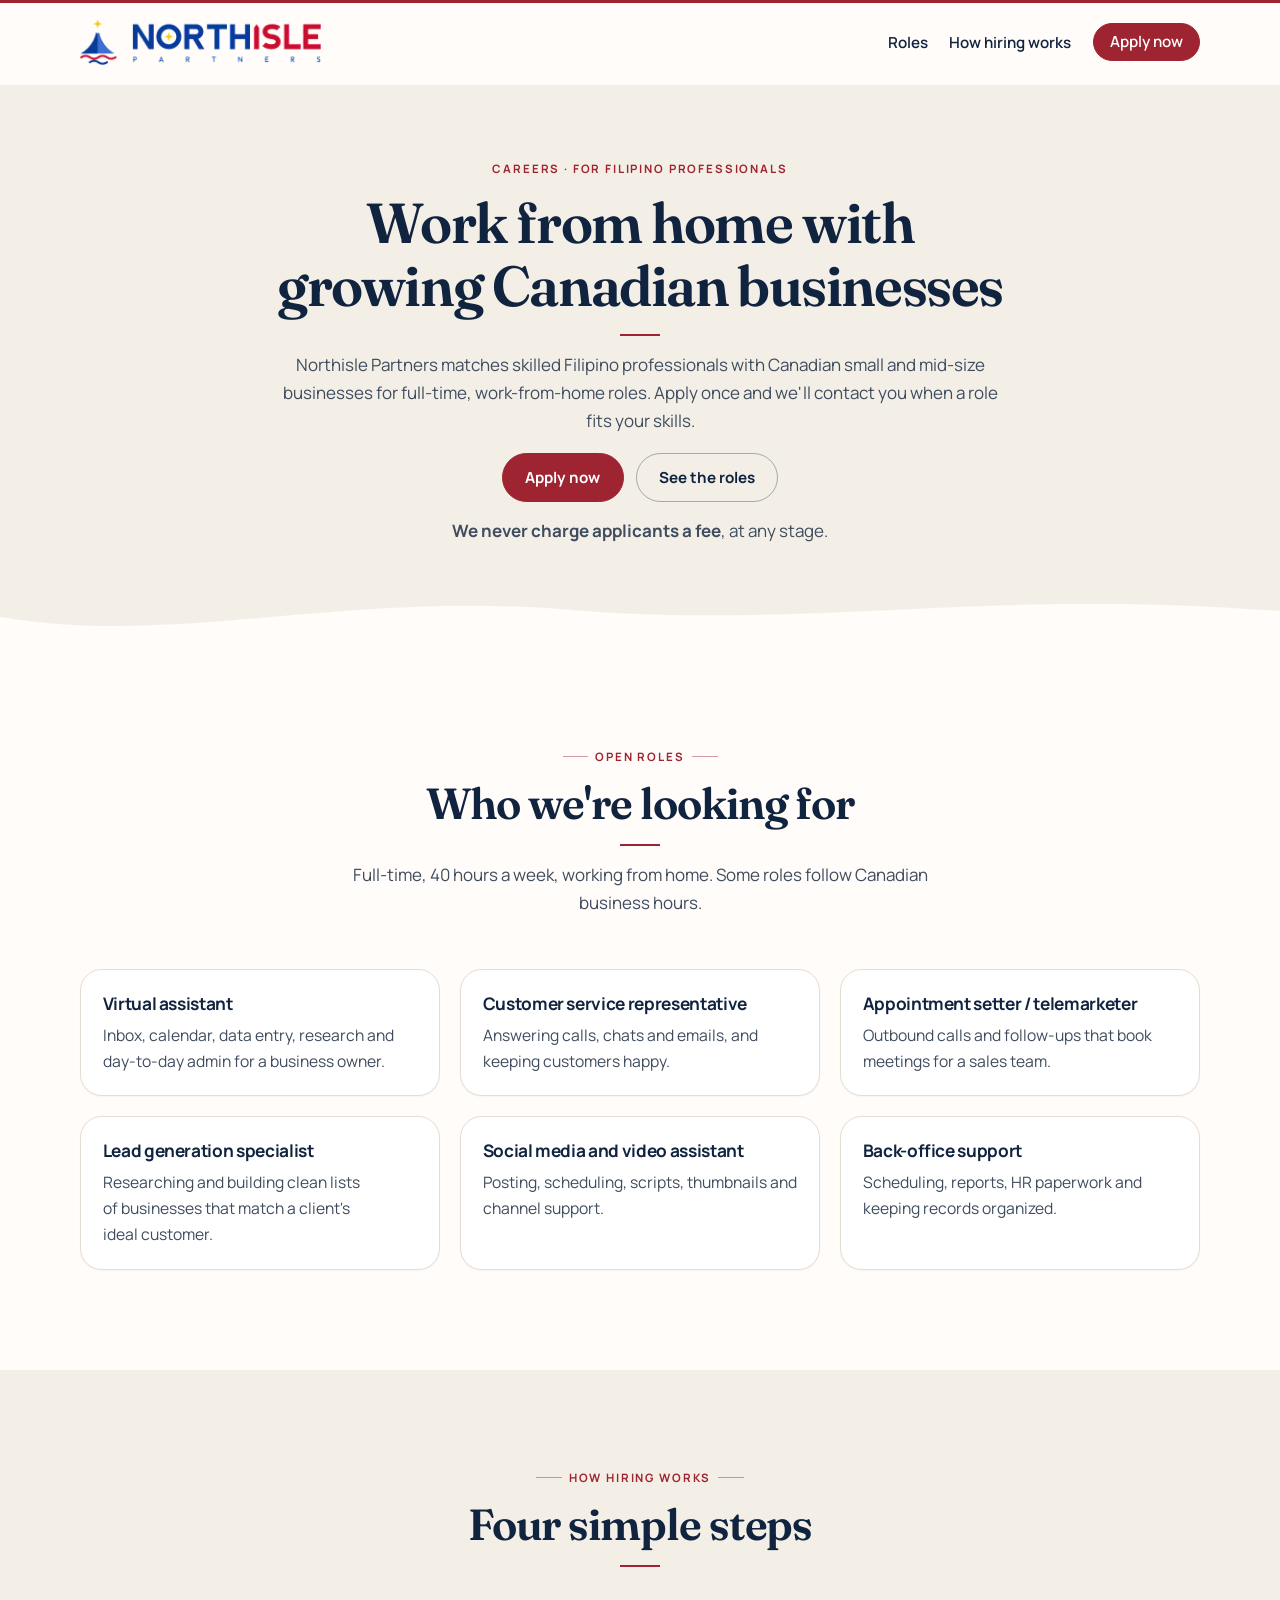
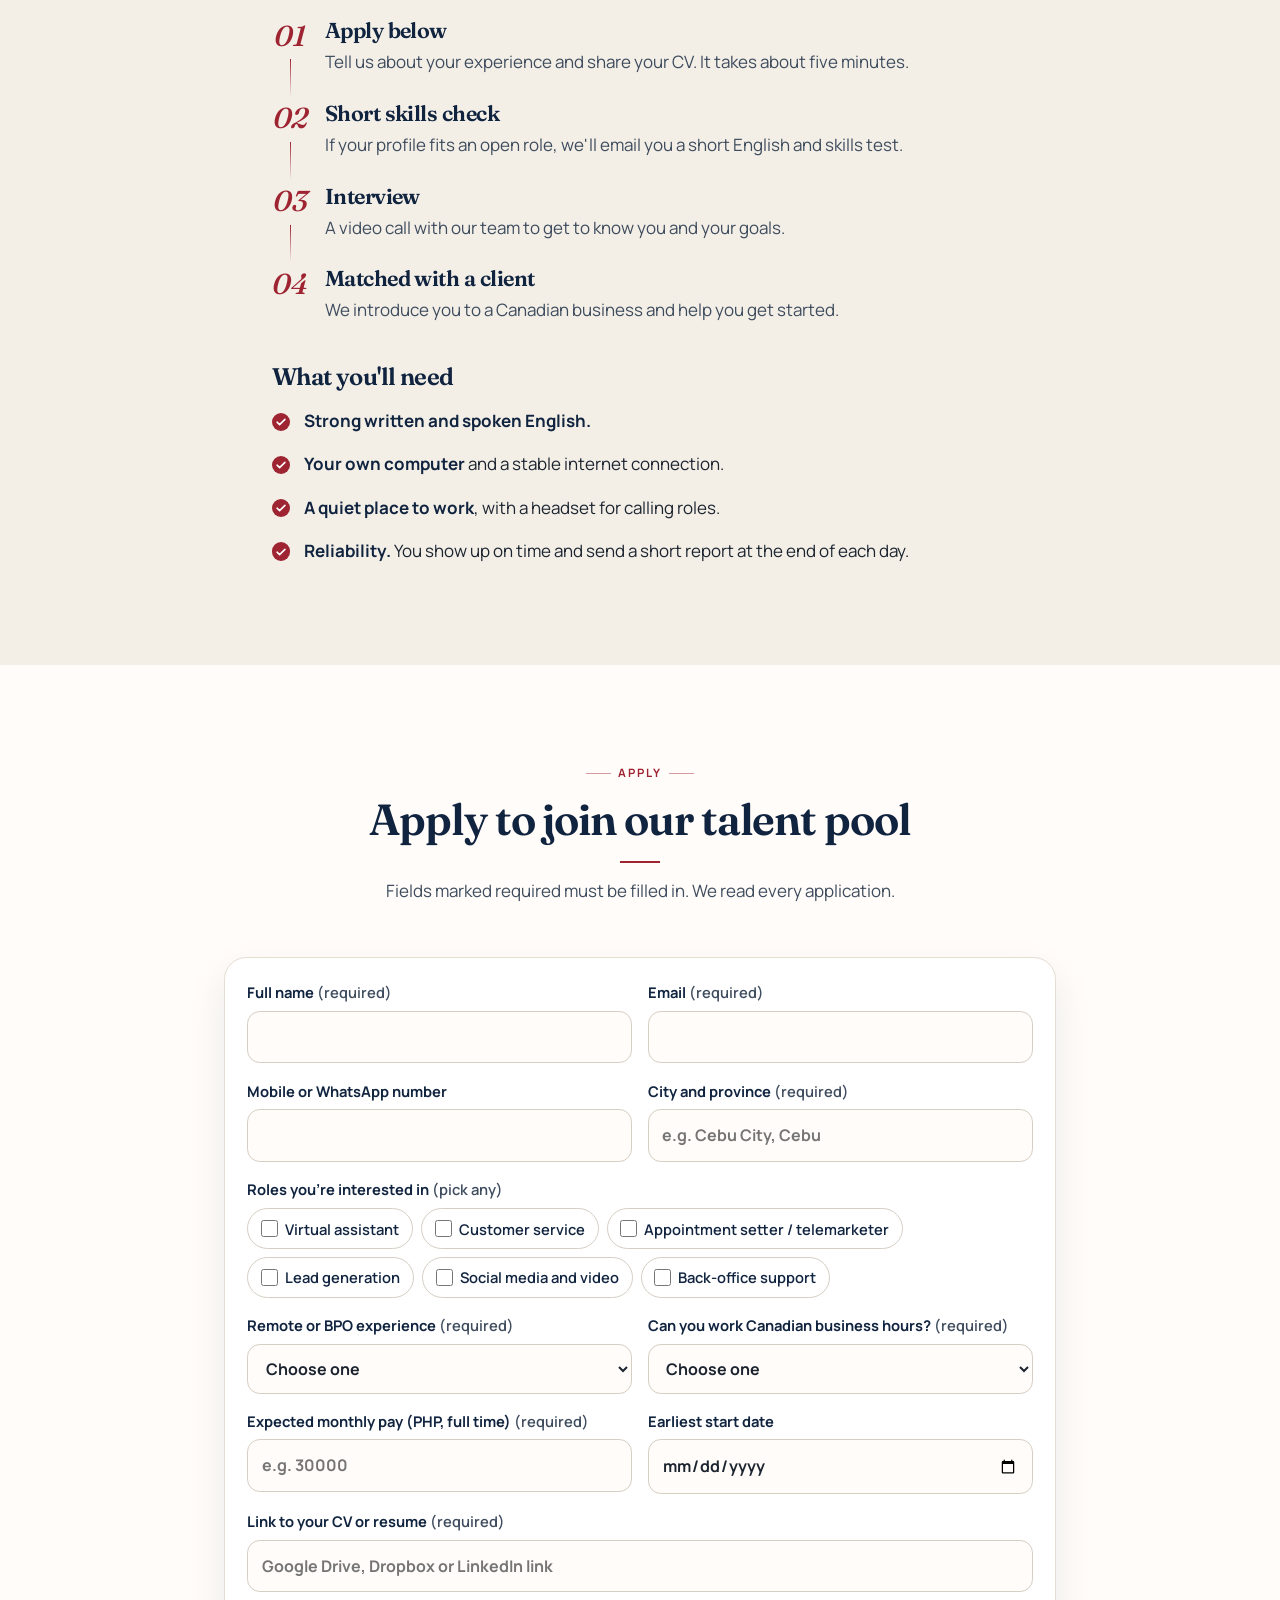
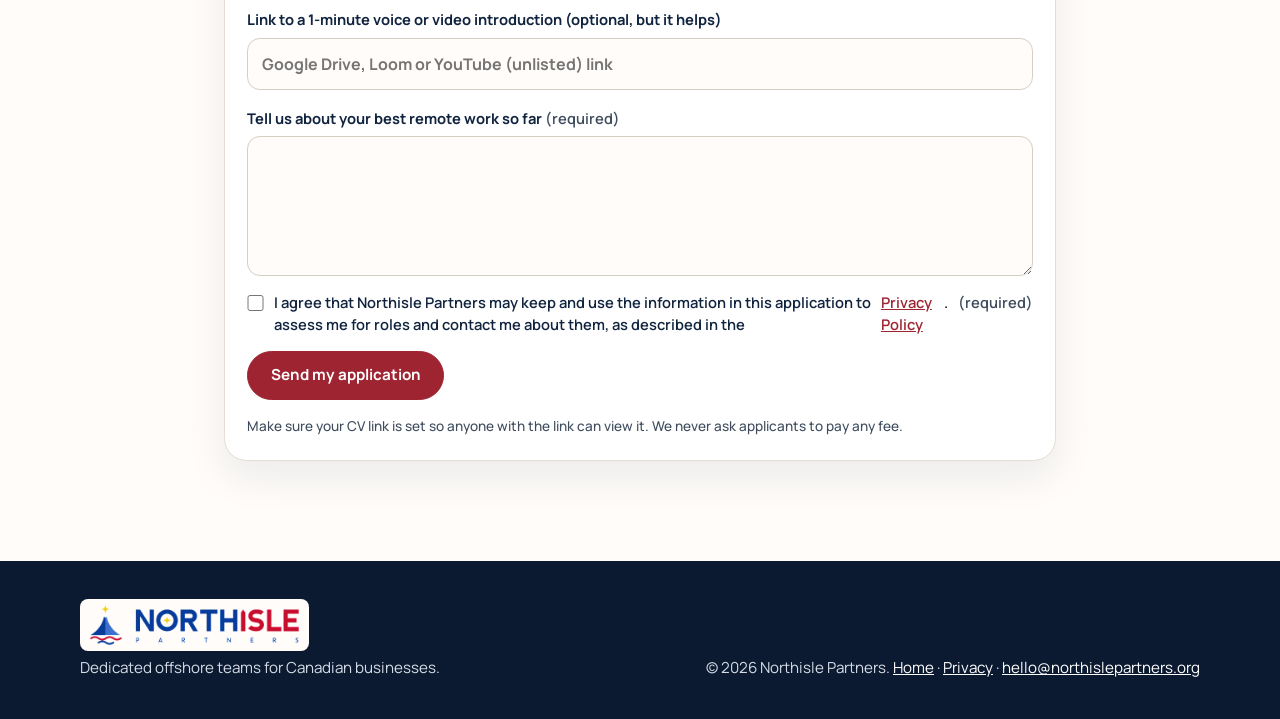
<file: careers/index.html>
<!DOCTYPE html>
<html lang="en-CA">
<head>
<meta charset="utf-8">
<script>document.documentElement.classList.add("js");</script>
<meta name="viewport" content="width=device-width, initial-scale=1">
<title>Careers | Work from home with Northisle Partners</title>
<meta name="description" content="Filipino professionals: work from home full time with Canadian businesses as a virtual assistant, customer service rep, appointment setter or lead generator.">
<meta name="robots" content="noindex">
<link rel="canonical" href="https://northislepartners.org/careers/">
<link rel="icon" href="/favicon.svg" type="image/svg+xml">
<link rel="icon" href="/favicon.png" type="image/png" sizes="64x64">
<link rel="apple-touch-icon" href="/apple-touch-icon.png">
<meta name="theme-color" content="#10233F">
<meta property="og:type" content="website">
<meta property="og:site_name" content="Northisle Partners">
<meta property="og:title" content="Careers | Work from home with Northisle Partners">
<meta property="og:description" content="Full-time, work-from-home roles with Canadian small businesses. Apply directly.">
<meta property="og:url" content="https://northislepartners.org/careers/">
<meta property="og:image" content="https://northislepartners.org/og-image.png">
<meta property="og:locale" content="en_CA">
<meta name="twitter:card" content="summary_large_image">
<link rel="preconnect" href="https://fonts.googleapis.com">
<link rel="preconnect" href="https://fonts.gstatic.com" crossorigin>
<link href="https://fonts.googleapis.com/css2?family=Fraunces:ital,opsz,wght@0,9..144,520;0,9..144,620;1,9..144,520&family=Manrope:wght@400;500;600;700;800&display=swap" rel="stylesheet">
<link rel="stylesheet" href="/styles.css">
</head>
<body>
<a class="skip" href="#main">Skip to content</a>
<header class="site-header">
  <div class="container header-bar">
    <a class="brand" href="/">
      <picture>
        <source srcset="/assets/img/northisle-wordmark.webp" type="image/webp">
        <img src="/assets/img/northisle-wordmark.png" alt="Northisle Partners" width="502" height="96">
      </picture>
    </a>
    <button class="nav-toggle" type="button" aria-expanded="false" aria-controls="site-nav">
      <span class="sr-only">Open menu</span>
      <span class="nav-toggle-icon" aria-hidden="true"></span>
    </button>
    <nav id="site-nav" aria-label="Main">
      <ul>
        <li><a href="#roles">Roles</a></li>
        <li><a href="#process">How hiring works</a></li>
        <li><a class="btn btn-small" href="#apply">Apply now</a></li>
      </ul>
    </nav>
  </div>
</header>

<main id="main">
  <section class="page-hero" aria-labelledby="careers-title">
    <div class="container">
      <p class="eyebrow">Careers · For Filipino professionals</p>
      <h1 id="careers-title">Work from home with growing Canadian businesses</h1>
      <p class="section-intro">Northisle Partners matches skilled Filipino professionals with Canadian small and mid-size businesses for full-time, work-from-home roles. Apply once and we'll contact you when a role fits your skills.</p>
      <div class="cta-row cta-center">
        <a class="btn" href="#apply">Apply now</a>
        <a class="btn btn-ghost" href="#roles">See the roles</a>
      </div>
      <p class="section-intro"><strong>We never charge applicants a fee</strong>, at any stage.</p>
    </div>
    <svg class="wave" viewBox="0 0 1440 100" preserveAspectRatio="none" aria-hidden="true">
      <path fill="#fffcf9" d="M0 54C200 96 380 18 640 44C920 72 1100 14 1440 46V100H0Z"/>
    </svg>
  </section>

  <section class="band" id="roles" aria-labelledby="roles-title">
    <div class="container">
      <div class="section-head">
        <p class="eyebrow">Open roles</p>
        <h2 id="roles-title">Who we're looking for</h2>
        <p class="section-intro">Full-time, 40 hours a week, working from home. Some roles follow Canadian business hours.</p>
      </div>
      <div class="card-grid">
        <article class="card"><h3>Virtual assistant</h3><p>Inbox, calendar, data entry, research and day-to-day admin for a business owner.</p></article>
        <article class="card"><h3>Customer service representative</h3><p>Answering calls, chats and emails, and keeping customers happy.</p></article>
        <article class="card"><h3>Appointment setter / telemarketer</h3><p>Outbound calls and follow-ups that book meetings for a sales team.</p></article>
        <article class="card"><h3>Lead generation specialist</h3><p>Researching and building clean lists of businesses that match a client's ideal customer.</p></article>
        <article class="card"><h3>Social media and video assistant</h3><p>Posting, scheduling, scripts, thumbnails and channel support.</p></article>
        <article class="card"><h3>Back-office support</h3><p>Scheduling, reports, HR paperwork and keeping records organized.</p></article>
      </div>
    </div>
  </section>

  <section class="band band-paper" id="process" aria-labelledby="process-title">
    <div class="container">
      <div class="section-head">
        <p class="eyebrow">How hiring works</p>
        <h2 id="process-title">Four simple steps</h2>
      </div>
      <ol class="steps careers-steps">
        <li><span class="step-num">01</span><div><h3>Apply below</h3><p>Tell us about your experience and share your CV. It takes about five minutes.</p></div></li>
        <li><span class="step-num">02</span><div><h3>Short skills check</h3><p>If your profile fits an open role, we'll email you a short English and skills test.</p></div></li>
        <li><span class="step-num">03</span><div><h3>Interview</h3><p>A video call with our team to get to know you and your goals.</p></div></li>
        <li><span class="step-num">04</span><div><h3>Matched with a client</h3><p>We introduce you to a Canadian business and help you get started.</p></div></li>
      </ol>
      <div class="careers-needs">
        <h3>What you'll need</h3>
        <ul class="checks">
          <li><strong>Strong written and spoken English.</strong></li>
          <li><strong>Your own computer</strong> and a stable internet connection.</li>
          <li><strong>A quiet place to work</strong>, with a headset for calling roles.</li>
          <li><strong>Reliability.</strong> You show up on time and send a short report at the end of each day.</li>
        </ul>
      </div>
    </div>
  </section>

  <section class="band" id="apply" aria-labelledby="apply-title">
    <div class="container careers-apply">
      <div class="section-head">
        <p class="eyebrow">Apply</p>
        <h2 id="apply-title">Apply to join our talent pool</h2>
        <p class="section-intro">Fields marked required must be filled in. We read every application.</p>
      </div>
      <form class="mailform" id="applyform" action="https://formsubmit.co/hello@northislepartners.org" method="POST">
        <input type="hidden" name="_next" value="https://northislepartners.org/careers/thank-you/">
        <input type="hidden" name="_subject" value="New VA application from northislepartners.org">
        <input type="hidden" name="_template" value="table">
        <input type="hidden" name="form" value="VA application">
        <input type="text" name="_honey" style="display:none" tabindex="-1" autocomplete="off" aria-hidden="true">
        <div class="field-row">
          <label>Full name <span class="req">(required)</span>
            <input name="name" type="text" autocomplete="name" required>
          </label>
          <label>Email <span class="req">(required)</span>
            <input name="email" type="email" autocomplete="email" inputmode="email" required>
          </label>
        </div>
        <div class="field-row">
          <label>Mobile or WhatsApp number
            <input name="phone" type="tel" autocomplete="tel" inputmode="tel">
          </label>
          <label>City and province <span class="req">(required)</span>
            <input name="location" type="text" autocomplete="address-level2" placeholder="e.g. Cebu City, Cebu" required>
          </label>
        </div>
        <fieldset class="check-group">
          <legend>Roles you're interested in <span class="req">(pick any)</span></legend>
          <label><input type="checkbox" name="role_va" value="Yes"> Virtual assistant</label>
          <label><input type="checkbox" name="role_customer_service" value="Yes"> Customer service</label>
          <label><input type="checkbox" name="role_appointment_setter" value="Yes"> Appointment setter / telemarketer</label>
          <label><input type="checkbox" name="role_lead_generation" value="Yes"> Lead generation</label>
          <label><input type="checkbox" name="role_social_video" value="Yes"> Social media and video</label>
          <label><input type="checkbox" name="role_back_office" value="Yes"> Back-office support</label>
        </fieldset>
        <div class="field-row">
          <label>Remote or BPO experience <span class="req">(required)</span>
            <select name="experience" required>
              <option value="">Choose one</option>
              <option>Less than 1 year</option>
              <option>1–2 years</option>
              <option>3–5 years</option>
              <option>More than 5 years</option>
            </select>
          </label>
          <label>Can you work Canadian business hours? <span class="req">(required)</span>
            <select name="night_shift" required>
              <option value="">Choose one</option>
              <option>Yes, night shift is fine</option>
              <option>Sometimes</option>
              <option>No, daytime only</option>
            </select>
          </label>
        </div>
        <div class="field-row">
          <label>Expected monthly pay (PHP, full time) <span class="req">(required)</span>
            <input name="expected_pay_php" type="number" inputmode="numeric" min="0" step="500" placeholder="e.g. 30000" required>
          </label>
          <label>Earliest start date
            <input name="start_date" type="date">
          </label>
        </div>
        <label>Link to your CV or resume <span class="req">(required)</span>
          <input name="cv_link" type="url" placeholder="Google Drive, Dropbox or LinkedIn link" required>
        </label>
        <label>Link to a 1-minute voice or video introduction (optional, but it helps)
          <input name="intro_link" type="url" placeholder="Google Drive, Loom or YouTube (unlisted) link">
        </label>
        <label>Tell us about your best remote work so far <span class="req">(required)</span>
          <textarea name="message" required></textarea>
        </label>
        <label class="consent"><input type="checkbox" name="consent" value="Yes" required> I agree that Northisle Partners may keep and use the information in this application to assess me for roles and contact me about them, as described in the <a href="/privacy.html">Privacy Policy</a>. <span class="req">(required)</span></label>
        <button class="btn" type="submit">Send my application</button>
        <p class="hint">Make sure your CV link is set so anyone with the link can view it. We never ask applicants to pay any fee.</p>
      </form>
    </div>
  </section>
</main>

<footer class="site-footer">
  <div class="container footer-row">
    <div>
      <div class="word">
        <picture>
          <source srcset="/assets/img/northisle-wordmark.webp" type="image/webp">
          <img src="/assets/img/northisle-wordmark.png" alt="Northisle Partners" width="502" height="96">
        </picture>
      </div>
      <p>Dedicated offshore teams for Canadian businesses.</p>
    </div>
    <p>© <span id="yr">2026</span> Northisle Partners. <a href="/">Home</a> · <a href="/privacy.html">Privacy</a> · <a href="mailto:hello@northislepartners.org">hello@northislepartners.org</a></p>
  </div>
</footer>
<script src="/main.js" defer></script>
</body>
</html>
</file>
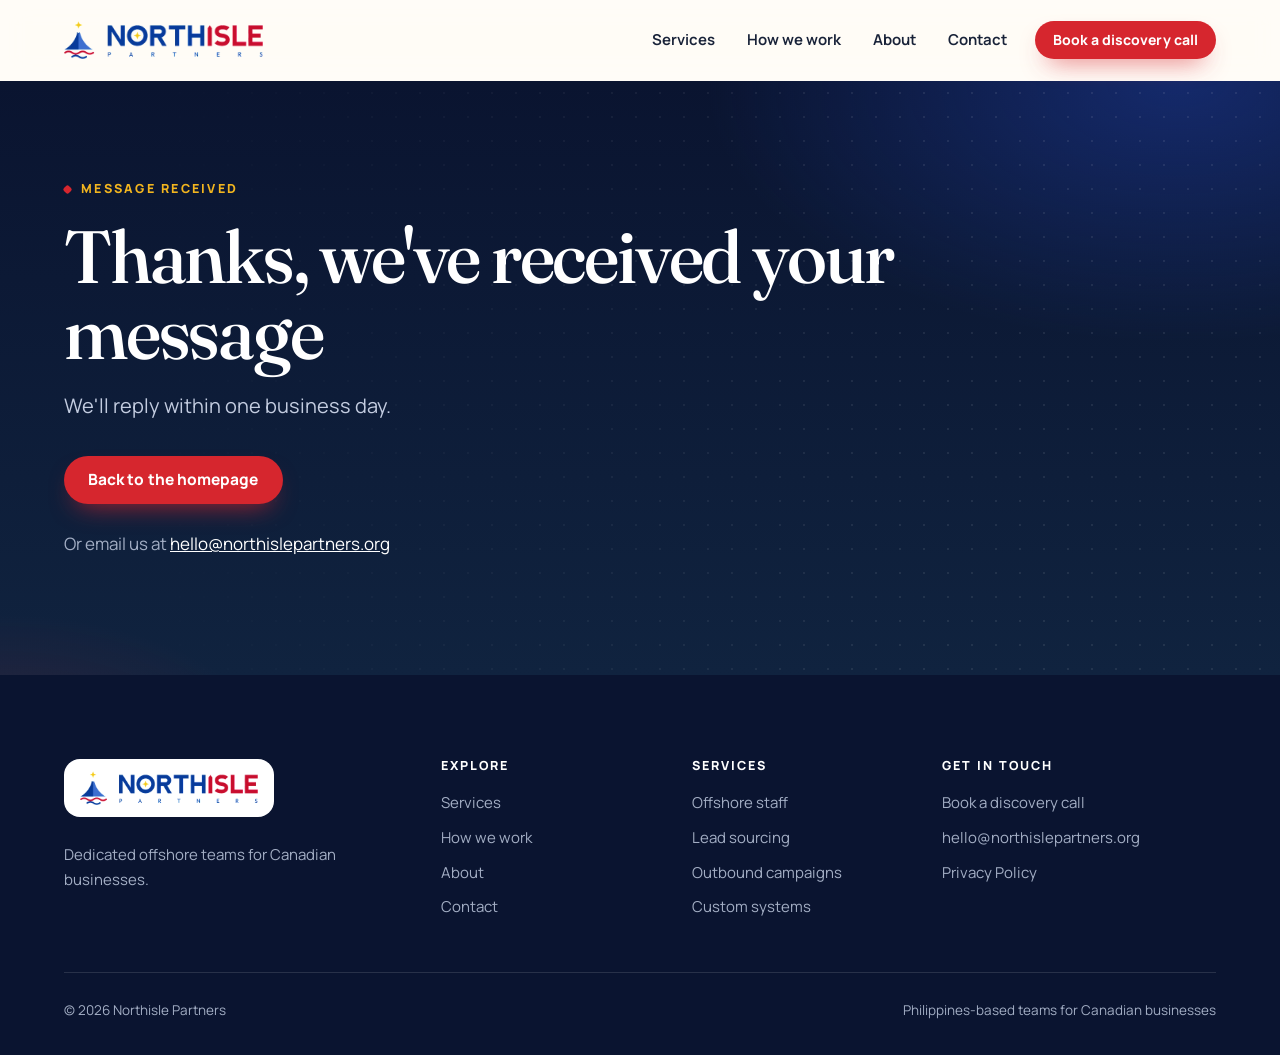
<file: thank-you/index.html>
<!DOCTYPE html>
<html lang="en-CA">
<head>
<meta charset="utf-8">
<script>document.documentElement.classList.add("js");</script>
<meta name="viewport" content="width=device-width, initial-scale=1">
<title>Thank you | Northisle Partners</title>
<meta name="description" content="Thanks, we've received your message and will reply within one business day.">
<link rel="canonical" href="https://northislepartners.org/thank-you">
<meta name="robots" content="noindex">
<link rel="icon" href="/favicon.svg" type="image/svg+xml">
<link rel="icon" href="/favicon.png" type="image/png" sizes="64x64">
<link rel="apple-touch-icon" href="/apple-touch-icon.png">
<meta name="theme-color" content="#10233F">
<meta property="og:type" content="website">
<meta property="og:site_name" content="Northisle Partners">
<meta property="og:title" content="Thank you | Northisle Partners">
<meta property="og:description" content="Thanks, we've received your message and will reply within one business day.">
<meta property="og:url" content="https://northislepartners.org/thank-you">
<meta property="og:image" content="https://northislepartners.org/og-image.png">
<meta property="og:image:alt" content="Northisle Partners. Philippines-based offshore teams for Canadian businesses.">
<meta property="og:locale" content="en_CA">
<meta name="twitter:card" content="summary_large_image">
<link rel="preconnect" href="https://fonts.googleapis.com">
<link rel="preconnect" href="https://fonts.gstatic.com" crossorigin>
<link href="https://fonts.googleapis.com/css2?family=Fraunces:ital,opsz,wght@0,9..144,520;0,9..144,620;1,9..144,520&family=Manrope:wght@400;500;600;700;800&display=swap" rel="stylesheet">
<link rel="stylesheet" href="/site.css">
<!--
  GOOGLE ADS CONVERSION SNIPPET PLACEHOLDER
  Paste the Google Ads conversion tag here when it is ready.
-->
</head>
<body>
<a class="skip" href="#main">Skip to content</a>
<header class="site-header">
  <div class="container header-bar">
    <a class="brand" href="/">
      <picture>
        <source srcset="/assets/img/northisle-wordmark.webp" type="image/webp">
        <img src="/assets/img/northisle-wordmark.png" alt="Northisle Partners" width="502" height="96">
      </picture>
    </a>
    <button class="nav-toggle" type="button" aria-expanded="false" aria-controls="site-nav">
      <span class="sr-only">Open menu</span>
      <span class="nav-toggle-icon" aria-hidden="true"></span>
    </button>
    <nav id="site-nav" aria-label="Main">
      <ul>
        <li><a href="/services.html">Services</a></li>
        <li><a href="/process.html">How we work</a></li>
        <li><a href="/about.html">About</a></li>
        <li><a href="/contact.html">Contact</a></li>
        <li><a class="btn btn-small" href="https://cal.com/northislepartners/discovery-call">Book a discovery call</a></li>
      </ul>
    </nav>
  </div>
</header>

<main id="main">
  <section class="page-hero" aria-labelledby="thanks-title">
    <div class="container">
      <p class="eyebrow rise">Message received</p>
      <h1 id="thanks-title" class="display rise" style="--d:.06s">Thanks, we've received your message</h1>
      <p class="lead rise" style="--d:.12s">We'll reply within one business day.</p>
      <div class="cta-row rise" style="--d:.18s"><a class="btn" href="/">Back to the homepage</a></div>
      <p class="note rise" style="--d:.24s">Or email us at <a href="mailto:hello@northislepartners.org">hello@northislepartners.org</a></p>
    </div>
  </section>
</main>

<div class="mobile-cta" data-mobile-cta><a class="btn" href="https://cal.com/northislepartners/discovery-call">Book a discovery call</a></div>

<footer class="site-footer">
  <div class="container">
    <div class="footer-top">
      <div>
        <a class="footer-logo" href="/"><picture><source srcset="/assets/img/northisle-wordmark.webp" type="image/webp"><img src="/assets/img/northisle-wordmark.png" alt="Northisle Partners" width="502" height="96"></picture></a>
        <p>Dedicated offshore teams for Canadian businesses.</p>
      </div>
      <div><h4>Explore</h4><ul><li><a href="/services.html">Services</a></li><li><a href="/process.html">How we work</a></li><li><a href="/about.html">About</a></li><li><a href="/contact.html">Contact</a></li></ul></div>
      <div><h4>Services</h4><ul><li><a href="/services.html#offshore-staff">Offshore staff</a></li><li><a href="/services.html#lead-sourcing">Lead sourcing</a></li><li><a href="/services.html#outbound">Outbound campaigns</a></li><li><a href="/services.html#custom-systems">Custom systems</a></li></ul></div>
      <div><h4>Get in touch</h4><ul><li><a href="https://cal.com/northislepartners/discovery-call">Book a discovery call</a></li><li><a href="mailto:hello@northislepartners.org">hello@northislepartners.org</a></li><li><a href="/privacy.html">Privacy Policy</a></li></ul></div>
    </div>
    <div class="footer-bottom"><span>© <span id="yr">2026</span> Northisle Partners</span><span>Philippines-based teams for Canadian businesses</span></div>
  </div>
</footer>
<script src="/main.js" defer></script>
</body>
</html>
</file>
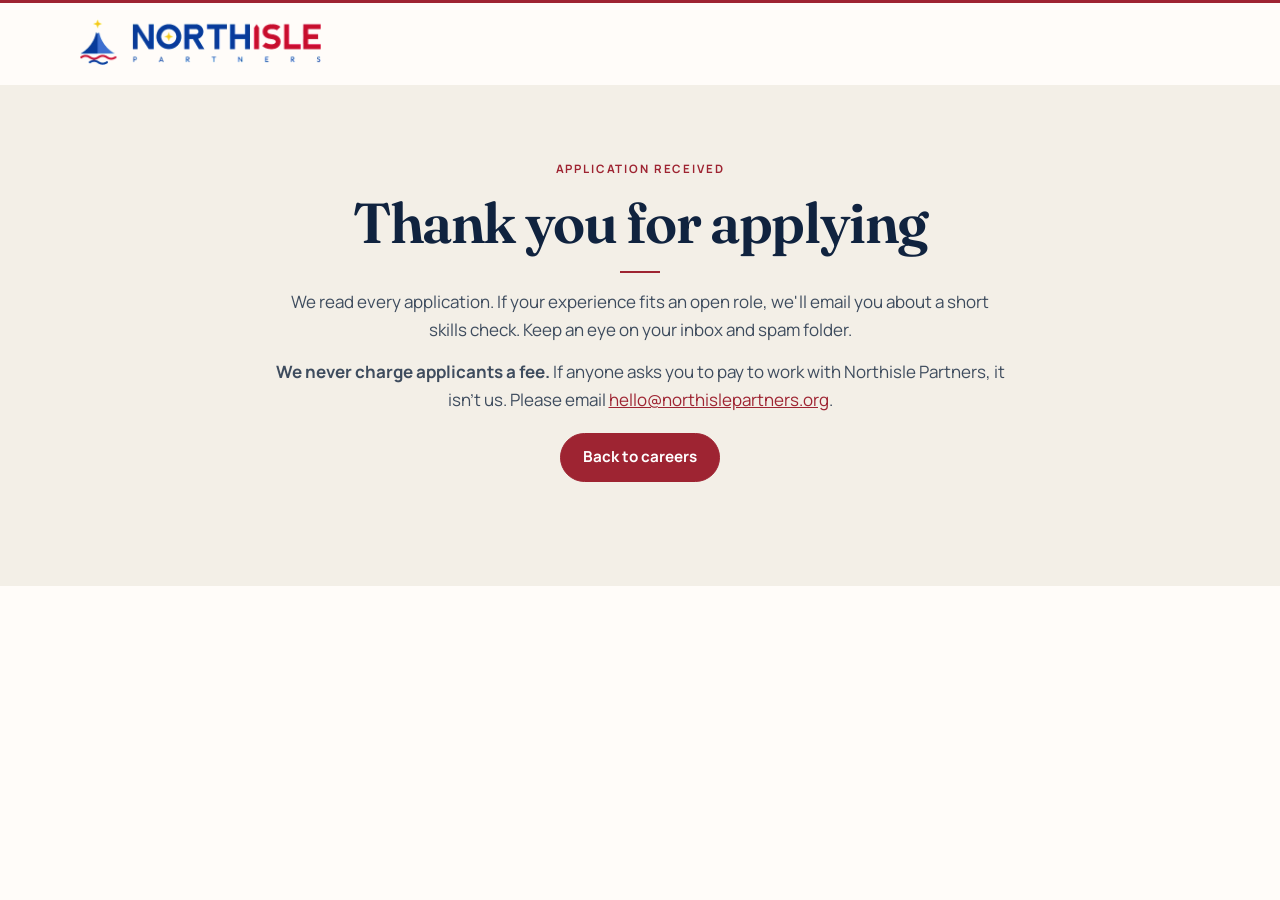
<file: careers/thank-you/index.html>
<!DOCTYPE html>
<html lang="en-CA">
<head>
<meta charset="utf-8">
<meta name="viewport" content="width=device-width, initial-scale=1">
<title>Application received | Northisle Partners</title>
<meta name="robots" content="noindex">
<link rel="icon" href="/favicon.svg" type="image/svg+xml">
<link rel="preconnect" href="https://fonts.googleapis.com">
<link rel="preconnect" href="https://fonts.gstatic.com" crossorigin>
<link href="https://fonts.googleapis.com/css2?family=Fraunces:ital,opsz,wght@0,9..144,520;0,9..144,620;1,9..144,520&family=Manrope:wght@400;500;600;700;800&display=swap" rel="stylesheet">
<link rel="stylesheet" href="/styles.css">
</head>
<body>
<header class="site-header">
  <div class="container header-bar">
    <a class="brand" href="/">
      <picture>
        <source srcset="/assets/img/northisle-wordmark.webp" type="image/webp">
        <img src="/assets/img/northisle-wordmark.png" alt="Northisle Partners" width="502" height="96">
      </picture>
    </a>
  </div>
</header>
<main id="main">
  <section class="page-hero" aria-labelledby="thanks-title">
    <div class="container">
      <p class="eyebrow">Application received</p>
      <h1 id="thanks-title">Thank you for applying</h1>
      <p class="section-intro">We read every application. If your experience fits an open role, we'll email you about a short skills check. Keep an eye on your inbox and spam folder.</p>
      <p class="section-intro"><strong>We never charge applicants a fee.</strong> If anyone asks you to pay to work with Northisle Partners, it isn't us. Please email <a href="mailto:hello@northislepartners.org">hello@northislepartners.org</a>.</p>
      <div class="cta-row cta-center">
        <a class="btn" href="/careers/">Back to careers</a>
      </div>
    </div>
  </section>
</main>
</body>
</html>
</file>
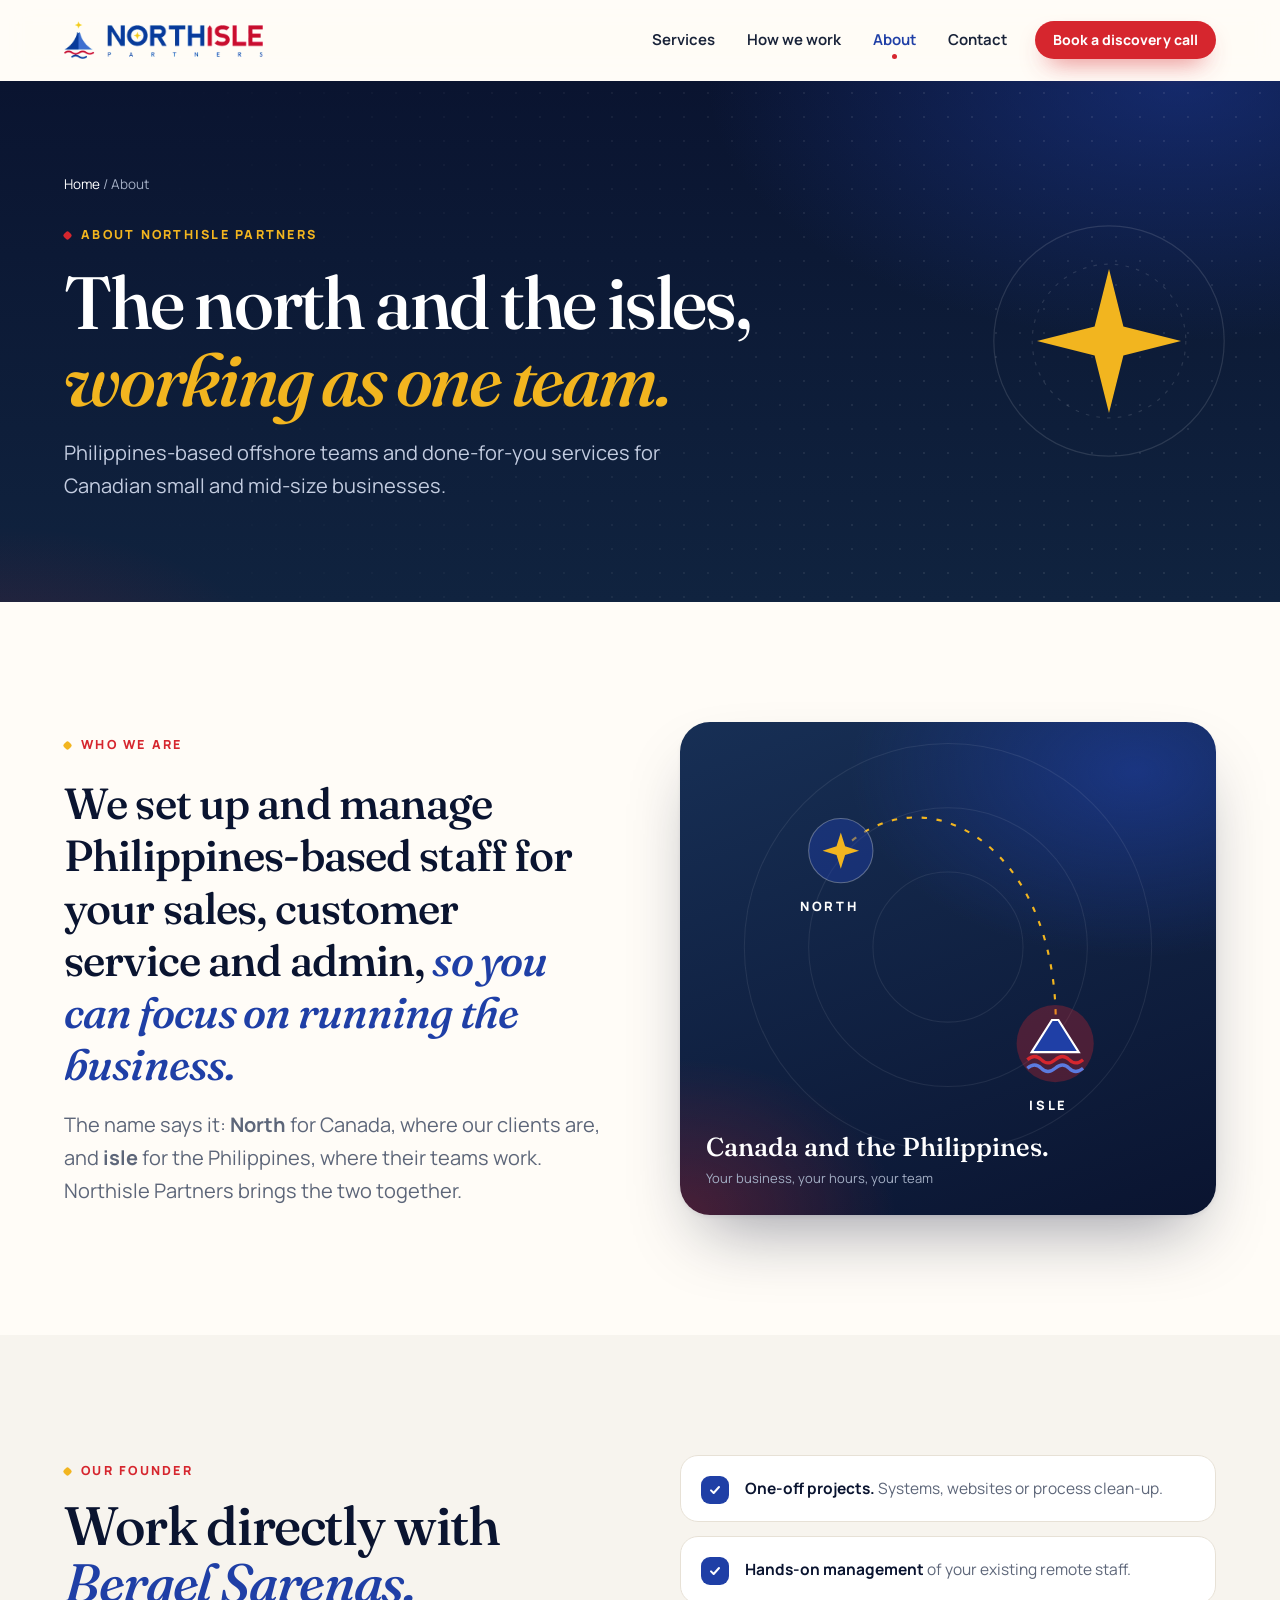
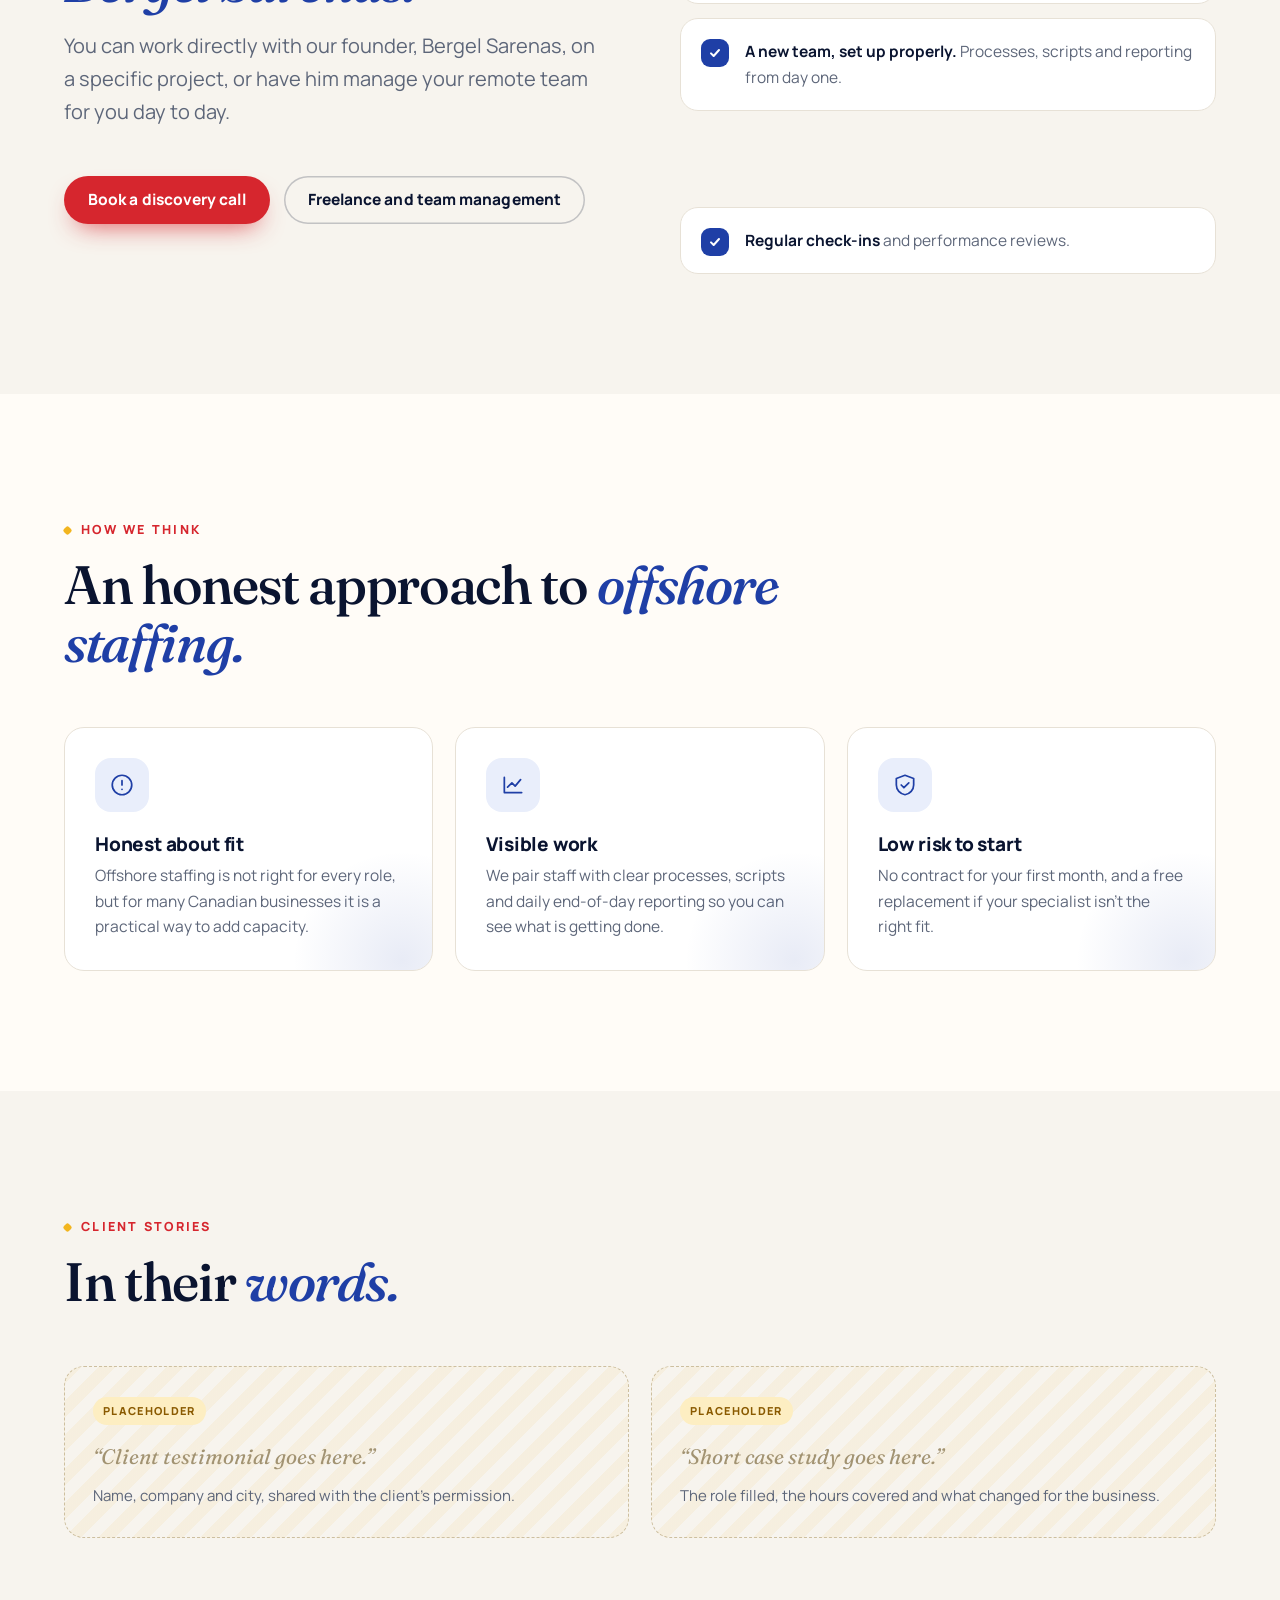
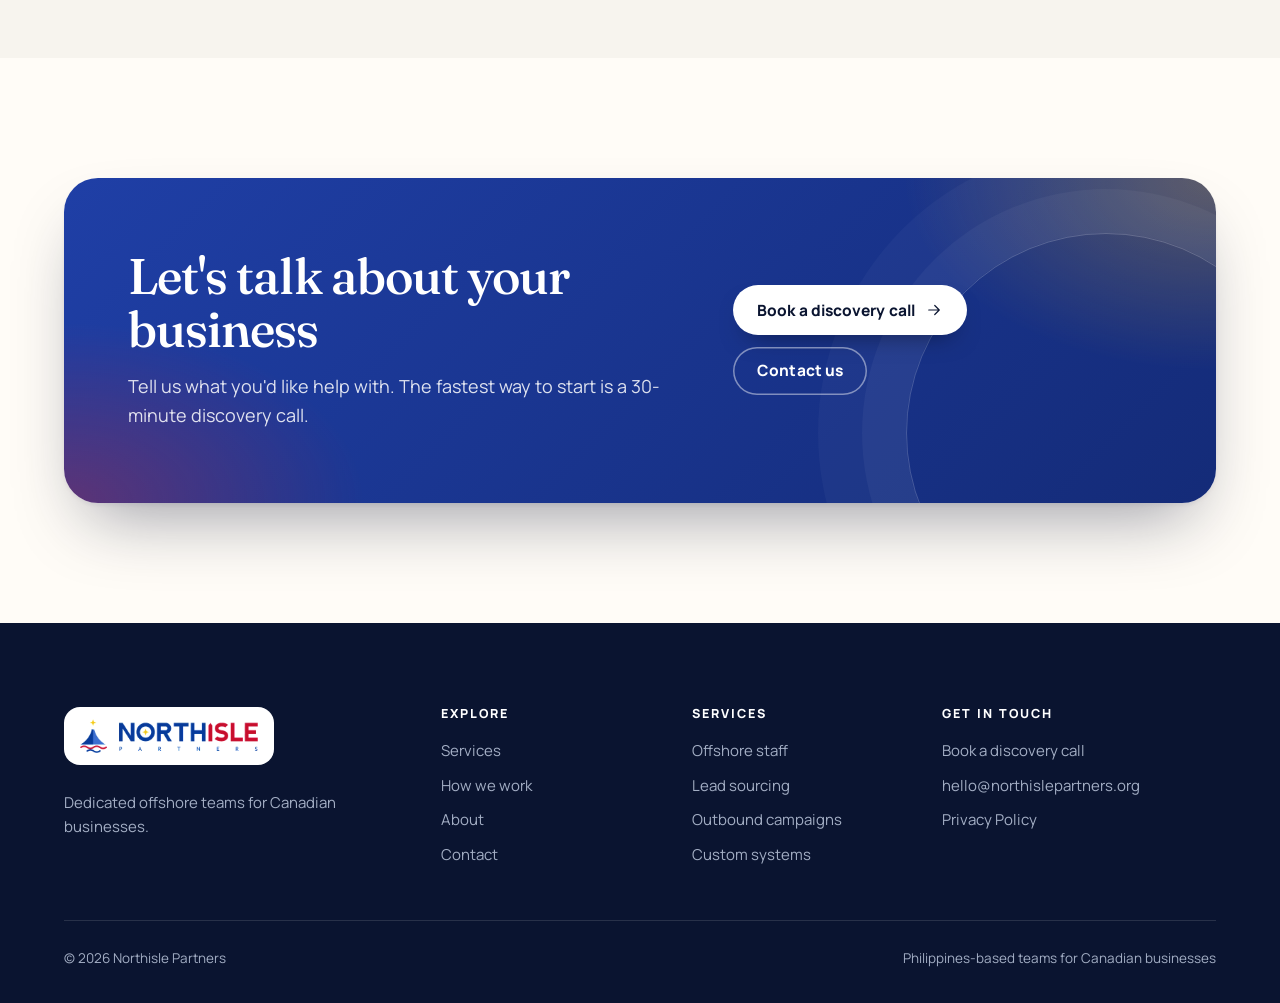
<file: about.html>
<!DOCTYPE html>
<html lang="en-CA">
<head>
<meta charset="utf-8">
<script>document.documentElement.classList.add("js");</script>
<meta name="viewport" content="width=device-width, initial-scale=1">
<title>About | Northisle Partners</title>
<meta name="description" content="Northisle Partners sets up and manages Philippines-based staff for Canadian small and mid-size businesses. Work directly with our founder, Bergel Sarenas.">
<link rel="canonical" href="https://northislepartners.org/about.html">
<link rel="icon" href="/favicon.svg" type="image/svg+xml">
<link rel="icon" href="/favicon.png" type="image/png" sizes="64x64">
<link rel="apple-touch-icon" href="/apple-touch-icon.png">
<meta name="theme-color" content="#10233F">
<meta property="og:type" content="website">
<meta property="og:site_name" content="Northisle Partners">
<meta property="og:title" content="About | Northisle Partners">
<meta property="og:description" content="Northisle Partners sets up and manages Philippines-based staff for Canadian small and mid-size businesses. Work directly with our founder, Bergel Sarenas.">
<meta property="og:url" content="https://northislepartners.org/about.html">
<meta property="og:image" content="https://northislepartners.org/og-image.png">
<meta property="og:image:alt" content="Northisle Partners. Philippines-based offshore teams for Canadian businesses.">
<meta property="og:locale" content="en_CA">
<meta name="twitter:card" content="summary_large_image">
<link rel="preconnect" href="https://fonts.googleapis.com">
<link rel="preconnect" href="https://fonts.gstatic.com" crossorigin>
<link href="https://fonts.googleapis.com/css2?family=Fraunces:ital,opsz,wght@0,9..144,520;0,9..144,620;1,9..144,520&family=Manrope:wght@400;500;600;700;800&display=swap" rel="stylesheet">
<link rel="stylesheet" href="/site.css">
<script type="application/ld+json">
{"@context":"https://schema.org","@type":"BreadcrumbList","itemListElement":[{"@type":"ListItem","position":1,"name":"Home","item":"https://northislepartners.org/"},{"@type":"ListItem","position":2,"name":"About","item":"https://northislepartners.org/about.html"}]}
</script>
</head>
<body>
<a class="skip" href="#main">Skip to content</a>
<header class="site-header">
  <div class="container header-bar">
    <a class="brand" href="/">
      <picture>
        <source srcset="/assets/img/northisle-wordmark.webp" type="image/webp">
        <img src="/assets/img/northisle-wordmark.png" alt="Northisle Partners" width="502" height="96">
      </picture>
    </a>
    <button class="nav-toggle" type="button" aria-expanded="false" aria-controls="site-nav">
      <span class="sr-only">Open menu</span>
      <span class="nav-toggle-icon" aria-hidden="true"></span>
    </button>
    <nav id="site-nav" aria-label="Main">
      <ul>
        <li><a href="/services.html">Services</a></li>
        <li><a href="/process.html">How we work</a></li>
        <li><a href="/about.html" aria-current="page">About</a></li>
        <li><a href="/contact.html">Contact</a></li>
        <li><a class="btn btn-small" href="https://cal.com/northislepartners/discovery-call">Book a discovery call</a></li>
      </ul>
    </nav>
  </div>
</header>

<main id="main">
  <section class="page-hero">
    <div class="container">
      <p class="crumbs rise"><a href="/">Home</a> / About</p>
      <p class="eyebrow rise" style="--d:.05s">About Northisle Partners</p>
      <h1 class="display rise" style="--d:.1s">The north and the isles, <em>working as one team.</em></h1>
      <p class="lead rise" style="--d:.15s">Philippines-based offshore teams and done-for-you services for Canadian small and mid-size businesses.</p>
    </div>
    <svg class="star" viewBox="0 0 200 200" fill="none" aria-hidden="true">
      <circle cx="100" cy="100" r="96" stroke="rgba(255,255,255,.12)"/><circle cx="100" cy="100" r="64" stroke="rgba(255,255,255,.12)" stroke-dasharray="3 6"/>
      <path d="M100 40 L112 88 L160 100 L112 112 L100 160 L88 112 L40 100 L88 88 Z" fill="#f2b51f"/>
    </svg>
  </section>

  <section class="band">
    <div class="container split">
      <div>
        <p class="eyebrow reveal">Who we are</p>
        <p class="statement reveal" style="--d:.06s">We set up and manage Philippines-based staff for your sales, customer service and admin, <em>so you can focus on running the business.</em></p>
        <p class="lead reveal" style="--d:.12s">The name says it: <strong>North</strong> for Canada, where our clients are, and <strong>isle</strong> for the Philippines, where their teams work. Northisle Partners brings the two together.</p>
      </div>
      <div class="art reveal" style="--d:.1s" aria-hidden="true">
        <svg viewBox="0 0 500 460" fill="none">
          <g stroke="rgba(255,255,255,.08)"><circle cx="250" cy="210" r="70"/><circle cx="250" cy="210" r="130"/><circle cx="250" cy="210" r="190"/></g>
          <path class="dash" d="M150 120 C 230 40, 360 120, 350 300" stroke="#f2b51f" stroke-width="2" style="stroke-dasharray:5 9;animation:dash 18s linear infinite"/>
          <g transform="translate(150 120)"><circle r="30" fill="rgba(31,63,166,.45)" stroke="rgba(255,255,255,.3)"/><path d="M0 -17 L4 -4 L17 0 L4 4 L0 17 L-4 4 L-17 0 L-4 -4 Z" fill="#f2b51f"/></g>
          <g transform="translate(350 300)"><circle r="36" fill="rgba(214,38,46,.3)"/><path d="M-22 8 L-3 -22 L3 -22 L22 8 Z" fill="#1f3fa6" stroke="#fff" stroke-width="2"/><path d="M-26 15 q7 -6 13 0 t13 0 t13 0 t13 0" stroke="#d6262e" stroke-width="3"/><path d="M-26 23 q7 -6 13 0 t13 0 t13 0 t13 0" stroke="#5b7be0" stroke-width="3"/></g>
          <text x="112" y="176" fill="#fff" font-family="Manrope, sans-serif" font-size="12" font-weight="800" letter-spacing="2.5">NORTH</text>
          <text x="326" y="362" fill="#fff" font-family="Manrope, sans-serif" font-size="12" font-weight="800" letter-spacing="2.5">ISLE</text>
        </svg>
        <div class="caption"><b>Canada and the Philippines.</b><small>Your business, your hours, your team</small></div>
      </div>
    </div>
  </section>

  <section class="band band-paper">
    <div class="container split top">
      <div class="reveal sticky-col">
        <p class="eyebrow">Our founder</p>
        <h2 class="title" style="margin-top:14px">Work directly with <em>Bergel Sarenas.</em></h2>
        <p class="lead">You can work directly with our founder, Bergel Sarenas, on a specific project, or have him manage your remote team for you day to day.</p>
        <p class="section-cta"><a class="btn" href="https://cal.com/northislepartners/discovery-call">Book a discovery call</a><a class="btn btn-ghost" href="/services.html#freelance">Freelance and team management</a></p>
      </div>
      <ul class="checks">
        <li class="reveal"><strong>One-off projects.</strong> Systems, websites or process clean-up.</li>
        <li class="reveal" style="--d:.05s"><strong>Hands-on management</strong> of your existing remote staff.</li>
        <li class="reveal" style="--d:.1s"><strong>A new team, set up properly.</strong> Processes, scripts and reporting from day one.</li>
        <li class="reveal" style="--d:.15s"><strong>Hiring support</strong> and onboarding for offshore roles.</li>
        <li class="reveal" style="--d:.2s"><strong>Regular check-ins</strong> and performance reviews.</li>
      </ul>
    </div>
  </section>

  <section class="band">
    <div class="container">
      <div class="section-head reveal">
        <p class="eyebrow">How we think</p>
        <h2 class="title">An honest approach to <em>offshore staffing.</em></h2>
      </div>
      <div class="grid cols-3">
        <div class="card reveal">
          <div class="icon" aria-hidden="true"><svg viewBox="0 0 24 24" fill="none" stroke="currentColor" stroke-width="1.6" stroke-linecap="round" stroke-linejoin="round"><circle cx="12" cy="12" r="9"/><path d="M12 8v4M12 16h.01"/></svg></div>
          <h3>Honest about fit</h3>
          <p>Offshore staffing is not right for every role, but for many Canadian businesses it is a practical way to add capacity.</p>
        </div>
        <div class="card reveal" style="--d:.08s">
          <div class="icon" aria-hidden="true"><svg viewBox="0 0 24 24" fill="none" stroke="currentColor" stroke-width="1.6" stroke-linecap="round" stroke-linejoin="round"><path d="M4 19V5M4 19h16"/><path d="m7 14 4-4 3 3 5-6"/></svg></div>
          <h3>Visible work</h3>
          <p>We pair staff with clear processes, scripts and daily end-of-day reporting so you can see what is getting done.</p>
        </div>
        <div class="card reveal" style="--d:.16s">
          <div class="icon" aria-hidden="true"><svg viewBox="0 0 24 24" fill="none" stroke="currentColor" stroke-width="1.6" stroke-linecap="round" stroke-linejoin="round"><path d="M12 3 4 6v6c0 4.5 3.4 8.2 8 9 4.6-.8 8-4.5 8-9V6z"/><path d="m8.5 12 2.5 2.5 4.5-4.5"/></svg></div>
          <h3>Low risk to start</h3>
          <p>No contract for your first month, and a free replacement if your specialist isn't the right fit.</p>
        </div>
      </div>
    </div>
  </section>

  <section class="band band-paper">
    <div class="container">
      <div class="section-head reveal">
        <p class="eyebrow">Client stories</p>
        <h2 class="title">In their <em>words.</em></h2>
      </div>
      <div class="grid cols-2">
        <div class="placeholder reveal"><span class="ph-tag">Placeholder</span><q>Client testimonial goes here.</q><p>Name, company and city, shared with the client's permission.</p></div>
        <div class="placeholder reveal" style="--d:.08s"><span class="ph-tag">Placeholder</span><q>Short case study goes here.</q><p>The role filled, the hours covered and what changed for the business.</p></div>
      </div>
    </div>
  </section>

  <section class="band close" aria-labelledby="contact-title">
    <div class="container">
      <div class="cta reveal">
        <div>
          <h2 id="contact-title">Let's talk about your business</h2>
          <p>Tell us what you'd like help with. The fastest way to start is a 30-minute discovery call.</p>
        </div>
        <div class="actions">
          <a class="btn btn-light" href="https://cal.com/northislepartners/discovery-call">Book a discovery call <svg class="ico arrow" viewBox="0 0 24 24" aria-hidden="true"><path d="M5 12h14M13 6l6 6-6 6"/></svg></a>
          <a class="btn btn-ghost on-dark" href="/contact.html">Contact us</a>
        </div>
      </div>
    </div>
  </section>
</main>

<div class="mobile-cta" data-mobile-cta><a class="btn" href="https://cal.com/northislepartners/discovery-call">Book a discovery call</a></div>

<footer class="site-footer">
  <div class="container">
    <div class="footer-top">
      <div>
        <a class="footer-logo" href="/"><picture><source srcset="/assets/img/northisle-wordmark.webp" type="image/webp"><img src="/assets/img/northisle-wordmark.png" alt="Northisle Partners" width="502" height="96"></picture></a>
        <p>Dedicated offshore teams for Canadian businesses.</p>
      </div>
      <div><h4>Explore</h4><ul><li><a href="/services.html">Services</a></li><li><a href="/process.html">How we work</a></li><li><a href="/about.html">About</a></li><li><a href="/contact.html">Contact</a></li></ul></div>
      <div><h4>Services</h4><ul><li><a href="/services.html#offshore-staff">Offshore staff</a></li><li><a href="/services.html#lead-sourcing">Lead sourcing</a></li><li><a href="/services.html#outbound">Outbound campaigns</a></li><li><a href="/services.html#custom-systems">Custom systems</a></li></ul></div>
      <div><h4>Get in touch</h4><ul><li><a href="https://cal.com/northislepartners/discovery-call">Book a discovery call</a></li><li><a href="mailto:hello@northislepartners.org">hello@northislepartners.org</a></li><li><a href="/privacy.html">Privacy Policy</a></li></ul></div>
    </div>
    <div class="footer-bottom"><span>© <span id="yr">2026</span> Northisle Partners</span><span>Philippines-based teams for Canadian businesses</span></div>
  </div>
</footer>
<script src="/main.js" defer></script>
</body>
</html>
</file>
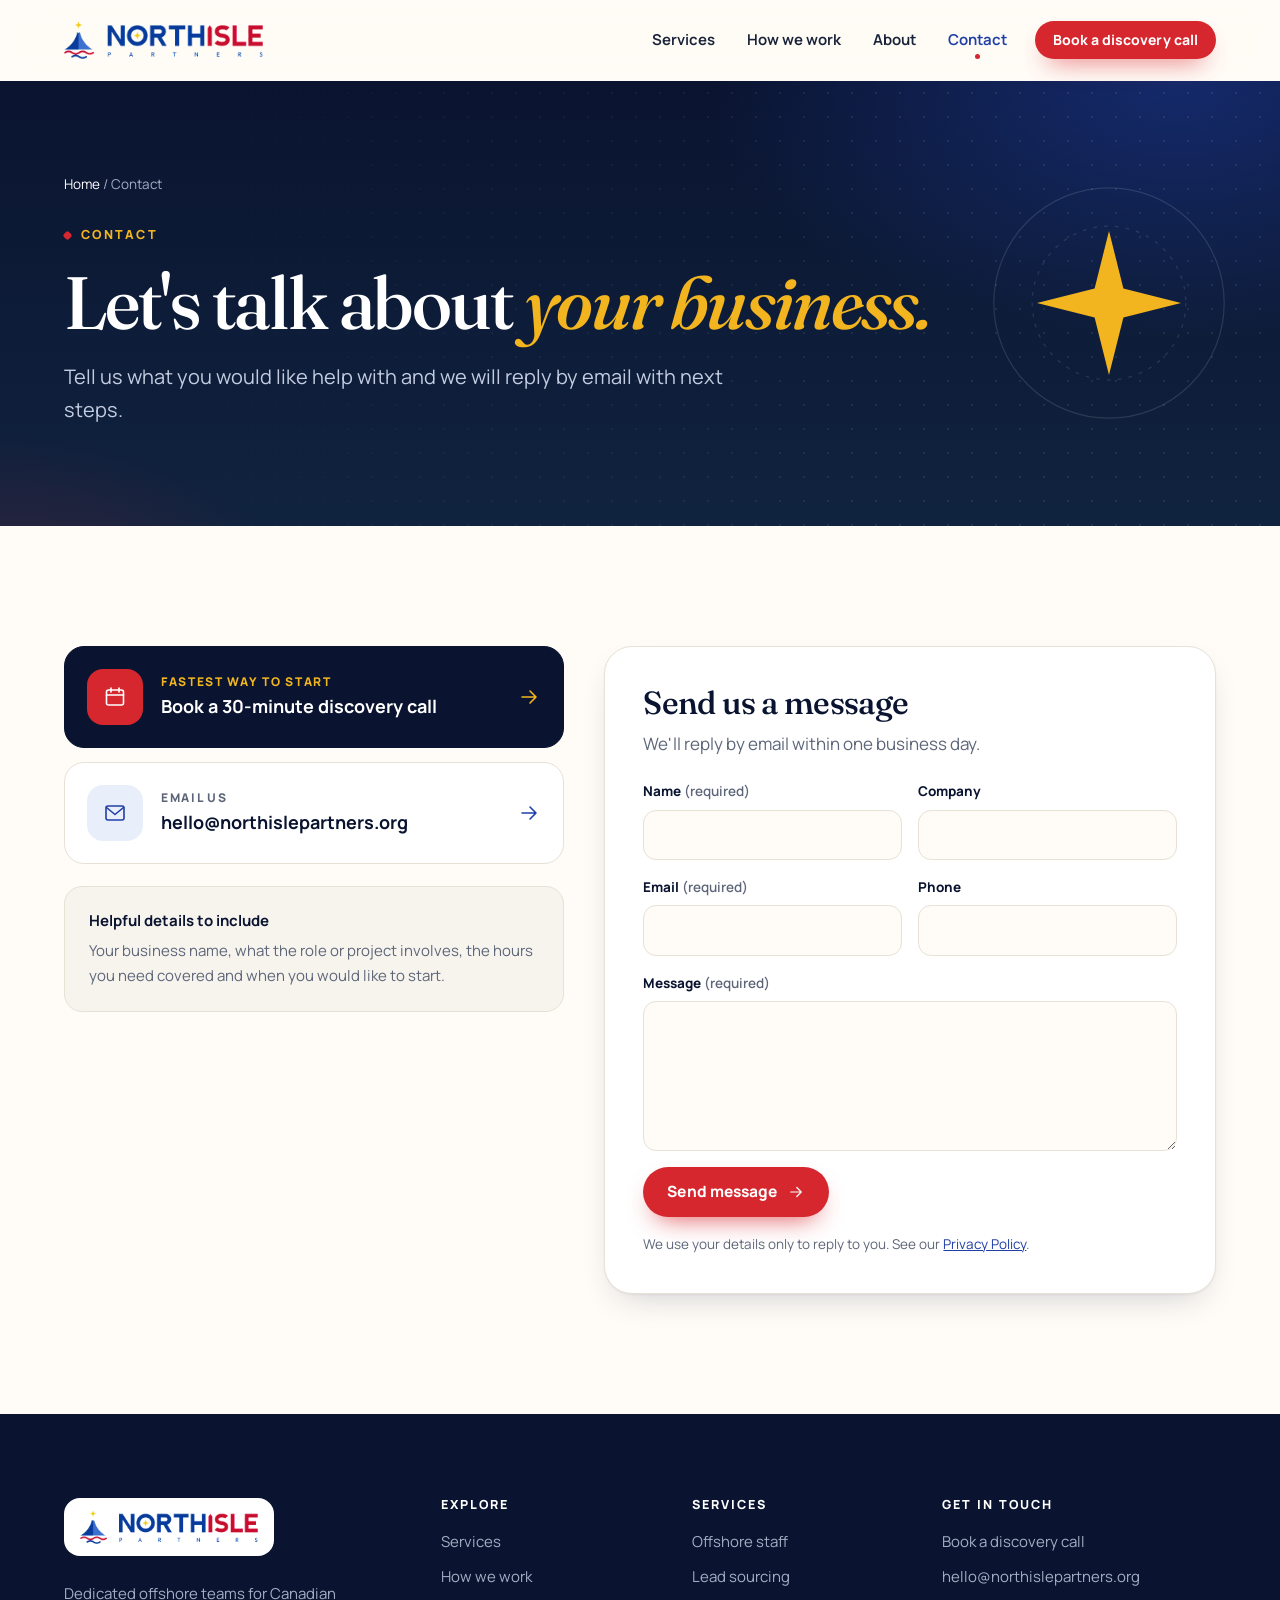
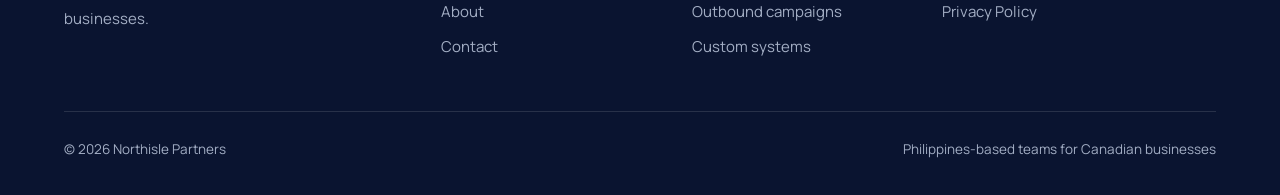
<file: contact.html>
<!DOCTYPE html>
<html lang="en-CA">
<head>
<meta charset="utf-8">
<script>document.documentElement.classList.add("js");</script>
<meta name="viewport" content="width=device-width, initial-scale=1">
<title>Contact | Northisle Partners</title>
<meta name="description" content="Book a 30-minute discovery call or email hello@northislepartners.org. We reply by email within one business day.">
<link rel="canonical" href="https://northislepartners.org/contact.html">
<link rel="icon" href="/favicon.svg" type="image/svg+xml">
<link rel="icon" href="/favicon.png" type="image/png" sizes="64x64">
<link rel="apple-touch-icon" href="/apple-touch-icon.png">
<meta name="theme-color" content="#10233F">
<meta property="og:type" content="website">
<meta property="og:site_name" content="Northisle Partners">
<meta property="og:title" content="Contact | Northisle Partners">
<meta property="og:description" content="Book a 30-minute discovery call or email hello@northislepartners.org. We reply by email within one business day.">
<meta property="og:url" content="https://northislepartners.org/contact.html">
<meta property="og:image" content="https://northislepartners.org/og-image.png">
<meta property="og:image:alt" content="Northisle Partners. Philippines-based offshore teams for Canadian businesses.">
<meta property="og:locale" content="en_CA">
<meta name="twitter:card" content="summary_large_image">
<link rel="preconnect" href="https://fonts.googleapis.com">
<link rel="preconnect" href="https://fonts.gstatic.com" crossorigin>
<link href="https://fonts.googleapis.com/css2?family=Fraunces:ital,opsz,wght@0,9..144,520;0,9..144,620;1,9..144,520&family=Manrope:wght@400;500;600;700;800&display=swap" rel="stylesheet">
<link rel="stylesheet" href="/site.css">
<script type="application/ld+json">
{"@context":"https://schema.org","@type":"BreadcrumbList","itemListElement":[{"@type":"ListItem","position":1,"name":"Home","item":"https://northislepartners.org/"},{"@type":"ListItem","position":2,"name":"Contact","item":"https://northislepartners.org/contact.html"}]}
</script>
</head>
<body>
<a class="skip" href="#main">Skip to content</a>
<header class="site-header">
  <div class="container header-bar">
    <a class="brand" href="/">
      <picture>
        <source srcset="/assets/img/northisle-wordmark.webp" type="image/webp">
        <img src="/assets/img/northisle-wordmark.png" alt="Northisle Partners" width="502" height="96">
      </picture>
    </a>
    <button class="nav-toggle" type="button" aria-expanded="false" aria-controls="site-nav">
      <span class="sr-only">Open menu</span>
      <span class="nav-toggle-icon" aria-hidden="true"></span>
    </button>
    <nav id="site-nav" aria-label="Main">
      <ul>
        <li><a href="/services.html">Services</a></li>
        <li><a href="/process.html">How we work</a></li>
        <li><a href="/about.html">About</a></li>
        <li><a href="/contact.html" aria-current="page">Contact</a></li>
        <li><a class="btn btn-small" href="https://cal.com/northislepartners/discovery-call">Book a discovery call</a></li>
      </ul>
    </nav>
  </div>
</header>

<main id="main">
  <section class="page-hero">
    <div class="container">
      <p class="crumbs rise"><a href="/">Home</a> / Contact</p>
      <p class="eyebrow rise" style="--d:.05s">Contact</p>
      <h1 class="display rise" style="--d:.1s">Let's talk about <em>your business.</em></h1>
      <p class="lead rise" style="--d:.15s">Tell us what you would like help with and we will reply by email with next steps.</p>
    </div>
    <svg class="star" viewBox="0 0 200 200" fill="none" aria-hidden="true">
      <circle cx="100" cy="100" r="96" stroke="rgba(255,255,255,.12)"/><circle cx="100" cy="100" r="64" stroke="rgba(255,255,255,.12)" stroke-dasharray="3 6"/>
      <path d="M100 40 L112 88 L160 100 L112 112 L100 160 L88 112 L40 100 L88 88 Z" fill="#f2b51f"/>
    </svg>
  </section>

  <section class="band" id="contact" aria-labelledby="contact-title">
    <div class="container contact-grid">
      <div>
        <h2 id="contact-title" class="sr-only">Ways to reach us</h2>
        <div class="contact-cards">
          <a class="contact-card primary reveal" href="https://cal.com/northislepartners/discovery-call">
            <span class="ic"><svg class="ico" viewBox="0 0 24 24" aria-hidden="true"><rect x="3.5" y="5" width="17" height="15" rx="2"/><path d="M3.5 10h17M8 3v4M16 3v4"/></svg></span>
            <span><small>Fastest way to start</small><b>Book a 30-minute discovery call</b></span>
            <svg class="ico go" viewBox="0 0 24 24" aria-hidden="true"><path d="M5 12h14M13 6l6 6-6 6"/></svg>
          </a>
          <a class="contact-card reveal" style="--d:.06s" href="mailto:hello@northislepartners.org?subject=Northisle%20Partners%20enquiry">
            <span class="ic"><svg class="ico" viewBox="0 0 24 24" aria-hidden="true"><rect x="3" y="5" width="18" height="14" rx="2"/><path d="m3.5 6.5 8.5 7 8.5-7"/></svg></span>
            <span><small>Email us</small><b>hello@northislepartners.org</b></span>
            <svg class="ico go" viewBox="0 0 24 24" aria-hidden="true"><path d="M5 12h14M13 6l6 6-6 6"/></svg>
          </a>
        </div>
        <p class="help reveal" style="--d:.12s"><b>Helpful details to include</b>Your business name, what the role or project involves, the hours you need covered and when you would like to start.</p>
      </div>

      <form class="mailform reveal" id="mailform" style="--d:.08s" action="https://formsubmit.co/hello@northislepartners.org" method="POST">
        <input type="hidden" name="_next" value="https://northislepartners.org/thank-you">
        <input type="hidden" name="_subject" value="New enquiry from northislepartners.org">
        <input type="hidden" name="_template" value="table">
        <input type="text" name="_honey" style="display:none" tabindex="-1" autocomplete="off" aria-hidden="true">
        <h2>Send us a message</h2>
        <p class="intro">We'll reply by email within one business day.</p>
        <div class="field-row">
          <label>Name <span class="req">(required)</span>
            <input id="f-name" name="name" type="text" autocomplete="name" required>
          </label>
          <label>Company
            <input id="f-company" name="company" type="text" autocomplete="organization">
          </label>
        </div>
        <div class="field-row">
          <label>Email <span class="req">(required)</span>
            <input id="f-email" name="email" type="email" autocomplete="email" inputmode="email" required>
          </label>
          <label>Phone
            <input id="f-phone" name="phone" type="tel" autocomplete="tel" inputmode="tel">
          </label>
        </div>
        <label>Message <span class="req">(required)</span>
          <textarea id="f-msg" name="message" required></textarea>
        </label>
        <button class="btn" type="submit">Send message <svg class="ico arrow" viewBox="0 0 24 24" aria-hidden="true"><path d="M5 12h14M13 6l6 6-6 6"/></svg></button>
        <p class="form-privacy">We use your details only to reply to you. See our <a href="/privacy.html">Privacy Policy</a>.</p>
      </form>
    </div>
  </section>
</main>

<div class="mobile-cta" data-mobile-cta><a class="btn" href="https://cal.com/northislepartners/discovery-call">Book a discovery call</a></div>

<footer class="site-footer">
  <div class="container">
    <div class="footer-top">
      <div>
        <a class="footer-logo" href="/"><picture><source srcset="/assets/img/northisle-wordmark.webp" type="image/webp"><img src="/assets/img/northisle-wordmark.png" alt="Northisle Partners" width="502" height="96"></picture></a>
        <p>Dedicated offshore teams for Canadian businesses.</p>
      </div>
      <div><h4>Explore</h4><ul><li><a href="/services.html">Services</a></li><li><a href="/process.html">How we work</a></li><li><a href="/about.html">About</a></li><li><a href="/contact.html">Contact</a></li></ul></div>
      <div><h4>Services</h4><ul><li><a href="/services.html#offshore-staff">Offshore staff</a></li><li><a href="/services.html#lead-sourcing">Lead sourcing</a></li><li><a href="/services.html#outbound">Outbound campaigns</a></li><li><a href="/services.html#custom-systems">Custom systems</a></li></ul></div>
      <div><h4>Get in touch</h4><ul><li><a href="https://cal.com/northislepartners/discovery-call">Book a discovery call</a></li><li><a href="mailto:hello@northislepartners.org">hello@northislepartners.org</a></li><li><a href="/privacy.html">Privacy Policy</a></li></ul></div>
    </div>
    <div class="footer-bottom"><span>© <span id="yr">2026</span> Northisle Partners</span><span>Philippines-based teams for Canadian businesses</span></div>
  </div>
</footer>
<script src="/main.js" defer></script>
</body>
</html>
</file>
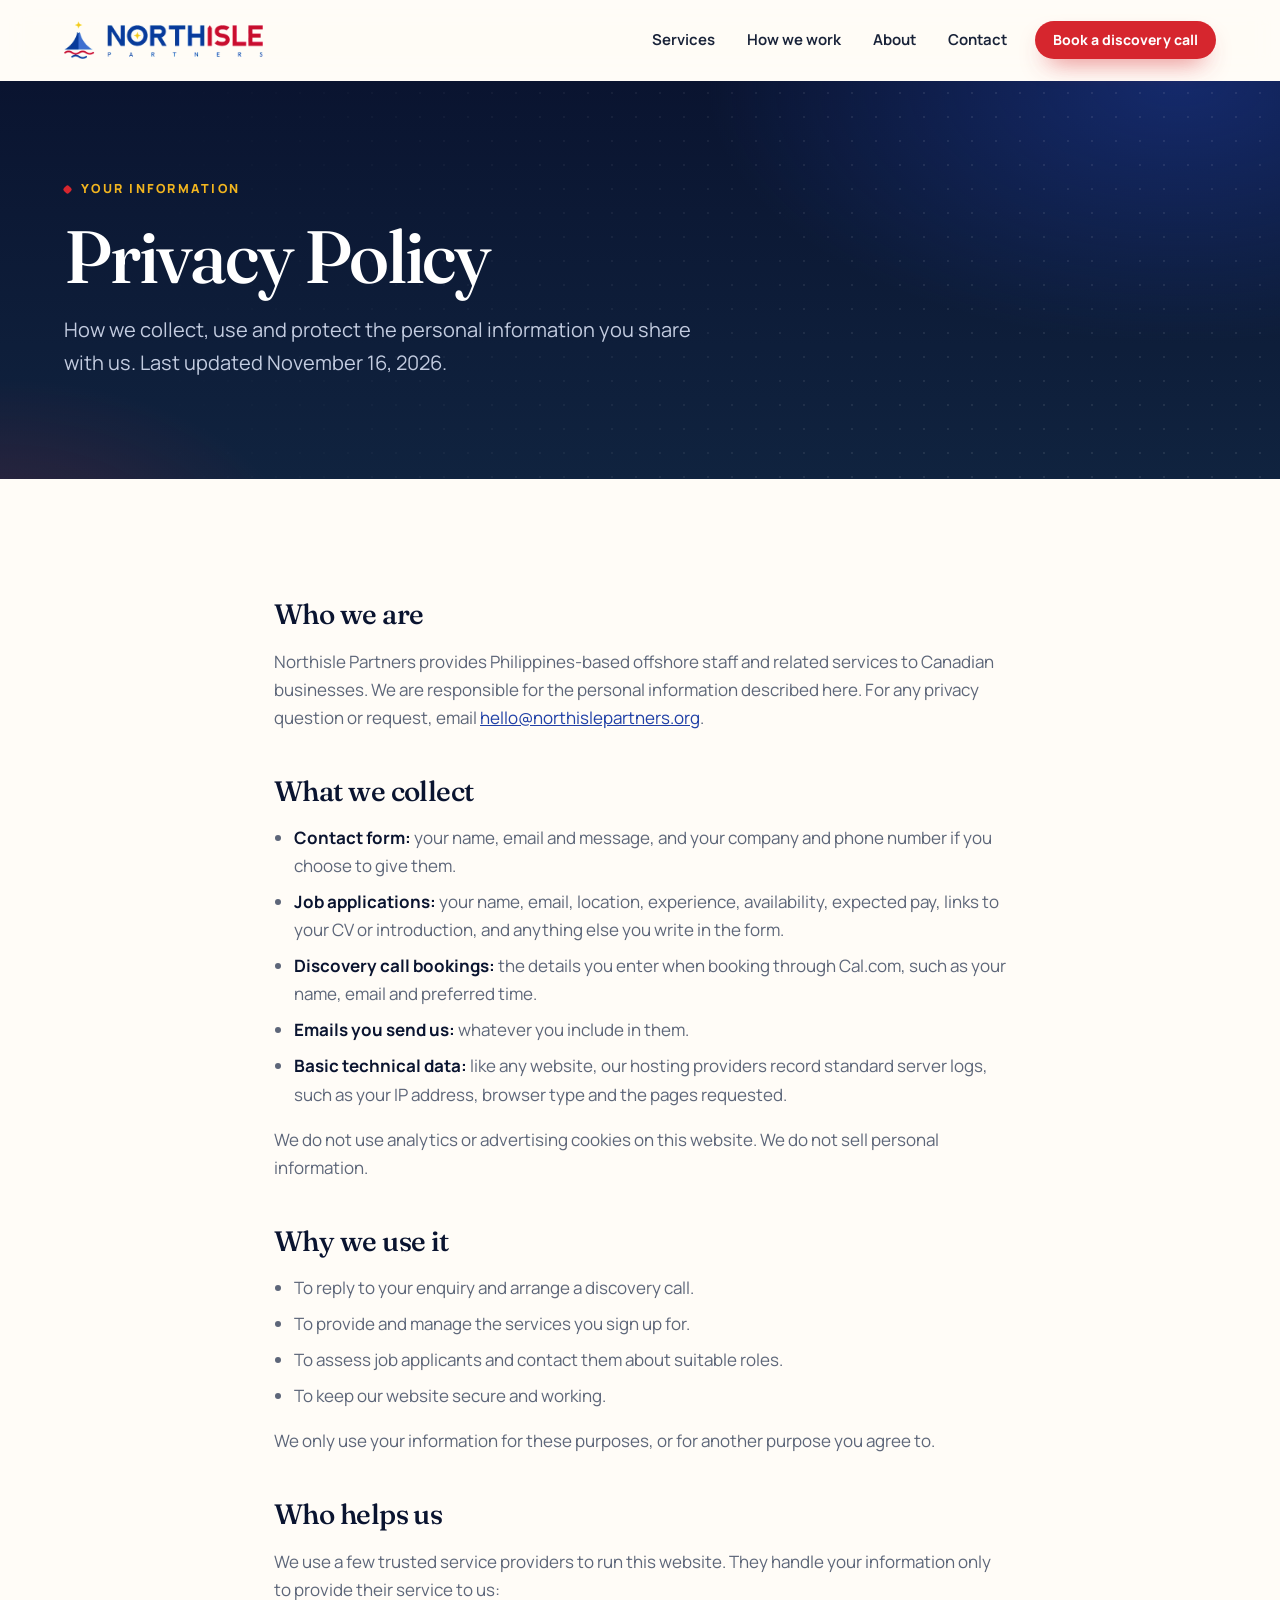
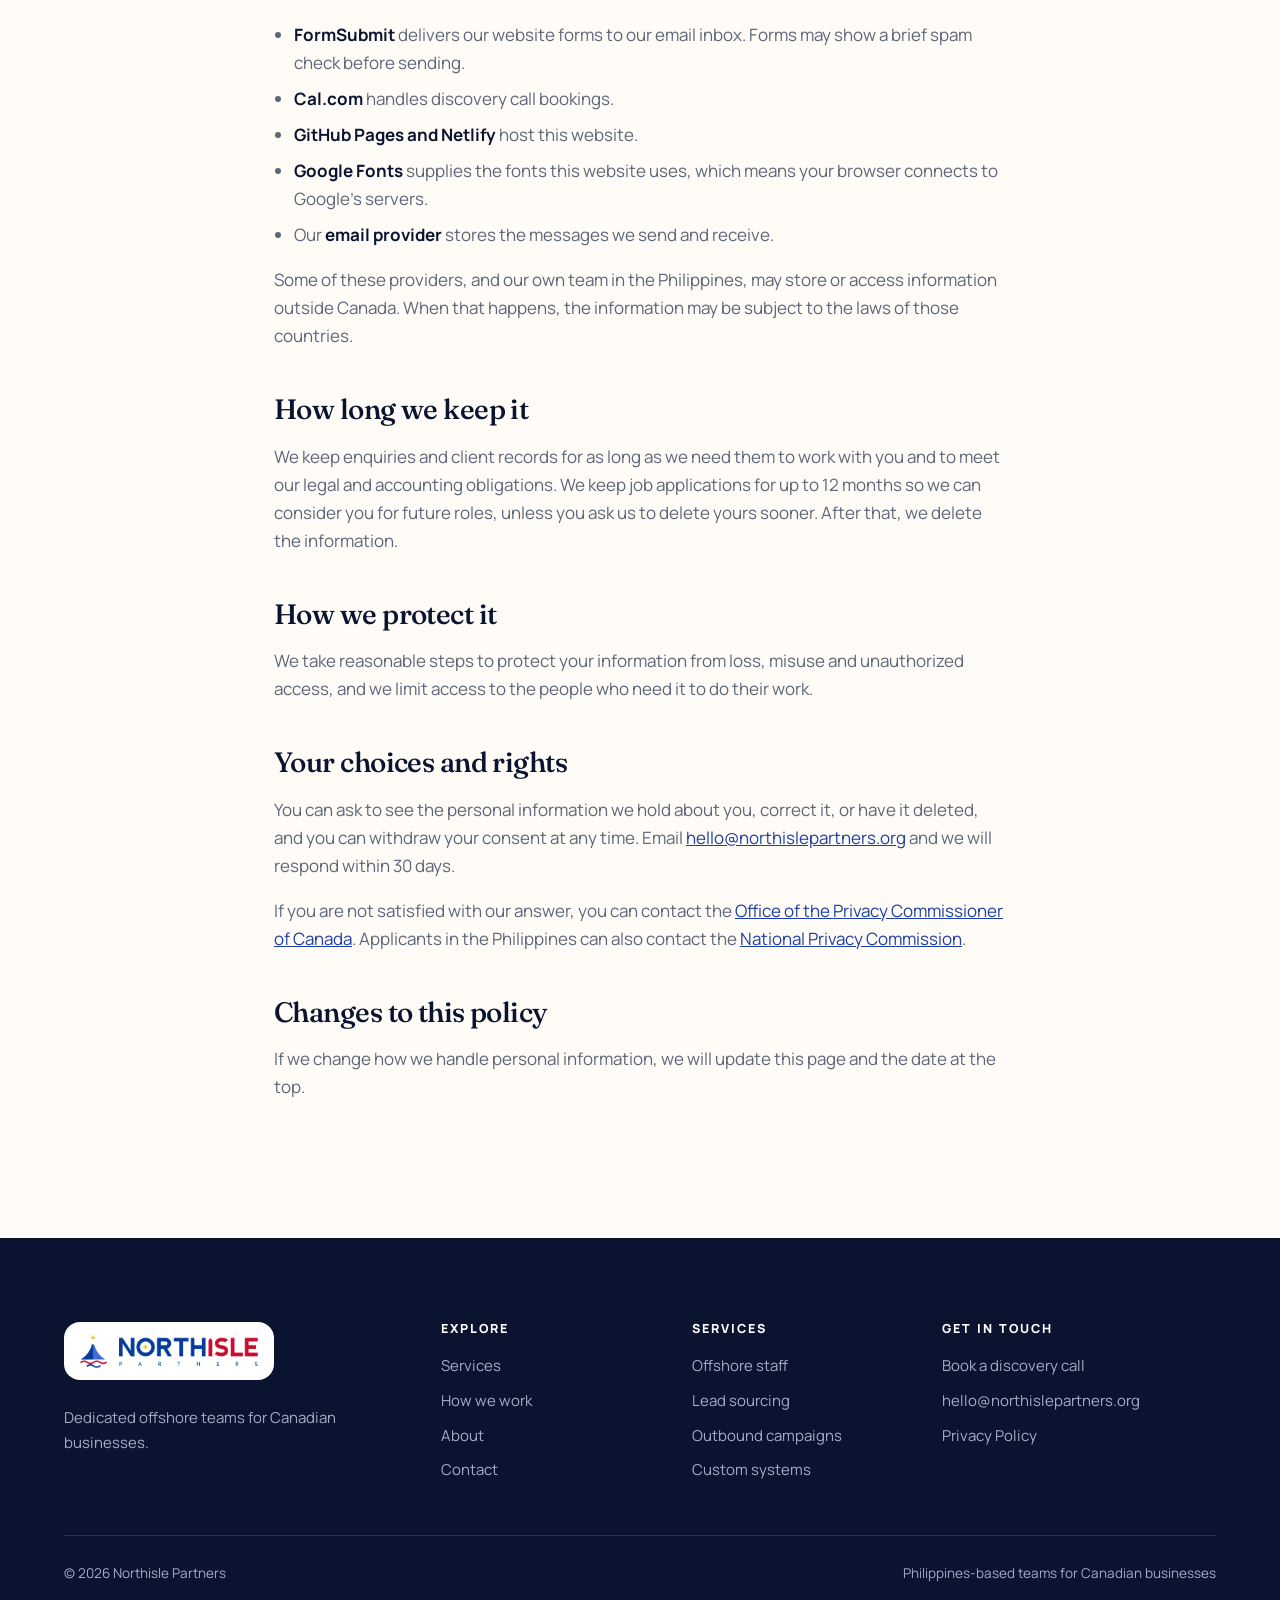
<file: privacy.html>
<!DOCTYPE html>
<html lang="en-CA">
<head>
<meta charset="utf-8">
<script>document.documentElement.classList.add("js");</script>
<meta name="viewport" content="width=device-width, initial-scale=1">
<title>Privacy Policy | Northisle Partners</title>
<meta name="description" content="How Northisle Partners collects, uses and protects the personal information you share through our website, bookings and job applications.">
<link rel="canonical" href="https://northislepartners.org/privacy.html">
<link rel="icon" href="/favicon.svg" type="image/svg+xml">
<link rel="icon" href="/favicon.png" type="image/png" sizes="64x64">
<link rel="apple-touch-icon" href="/apple-touch-icon.png">
<meta name="theme-color" content="#10233F">
<meta property="og:type" content="website">
<meta property="og:site_name" content="Northisle Partners">
<meta property="og:title" content="Privacy Policy | Northisle Partners">
<meta property="og:description" content="How Northisle Partners collects, uses and protects your personal information.">
<meta property="og:url" content="https://northislepartners.org/privacy.html">
<meta property="og:image" content="https://northislepartners.org/og-image.png">
<meta property="og:image:alt" content="Northisle Partners. Philippines-based offshore teams for Canadian businesses.">
<meta property="og:locale" content="en_CA">
<meta name="twitter:card" content="summary_large_image">
<link rel="preconnect" href="https://fonts.googleapis.com">
<link rel="preconnect" href="https://fonts.gstatic.com" crossorigin>
<link href="https://fonts.googleapis.com/css2?family=Fraunces:ital,opsz,wght@0,9..144,520;0,9..144,620;1,9..144,520&family=Manrope:wght@400;500;600;700;800&display=swap" rel="stylesheet">
<link rel="stylesheet" href="/site.css">
</head>
<body>
<a class="skip" href="#main">Skip to content</a>
<header class="site-header">
  <div class="container header-bar">
    <a class="brand" href="/">
      <picture>
        <source srcset="/assets/img/northisle-wordmark.webp" type="image/webp">
        <img src="/assets/img/northisle-wordmark.png" alt="Northisle Partners" width="502" height="96">
      </picture>
    </a>
    <button class="nav-toggle" type="button" aria-expanded="false" aria-controls="site-nav">
      <span class="sr-only">Open menu</span>
      <span class="nav-toggle-icon" aria-hidden="true"></span>
    </button>
    <nav id="site-nav" aria-label="Main">
      <ul>
        <li><a href="/services.html">Services</a></li>
        <li><a href="/process.html">How we work</a></li>
        <li><a href="/about.html">About</a></li>
        <li><a href="/contact.html">Contact</a></li>
        <li><a class="btn btn-small" href="https://cal.com/northislepartners/discovery-call">Book a discovery call</a></li>
      </ul>
    </nav>
  </div>
</header>

<main id="main">
  <section class="page-hero" aria-labelledby="privacy-title">
    <div class="container">
      <p class="eyebrow rise">Your information</p>
      <h1 id="privacy-title" class="display rise" style="--d:.06s">Privacy Policy</h1>
      <p class="lead rise" style="--d:.12s">How we collect, use and protect the personal information you share with us. Last updated November 16, 2026.</p>
      
      
    </div>
  </section>

  <section class="band legal">
    <div class="container legal-body">
      <h2>Who we are</h2>
      <p>Northisle Partners provides Philippines-based offshore staff and related services to Canadian businesses. We are responsible for the personal information described here. For any privacy question or request, email <a href="mailto:hello@northislepartners.org">hello@northislepartners.org</a>.</p>

      <h2>What we collect</h2>
      <ul>
        <li><strong>Contact form:</strong> your name, email and message, and your company and phone number if you choose to give them.</li>
        <li><strong>Job applications:</strong> your name, email, location, experience, availability, expected pay, links to your CV or introduction, and anything else you write in the form.</li>
        <li><strong>Discovery call bookings:</strong> the details you enter when booking through Cal.com, such as your name, email and preferred time.</li>
        <li><strong>Emails you send us:</strong> whatever you include in them.</li>
        <li><strong>Basic technical data:</strong> like any website, our hosting providers record standard server logs, such as your IP address, browser type and the pages requested.</li>
      </ul>
      <p>We do not use analytics or advertising cookies on this website. We do not sell personal information.</p>

      <h2>Why we use it</h2>
      <ul>
        <li>To reply to your enquiry and arrange a discovery call.</li>
        <li>To provide and manage the services you sign up for.</li>
        <li>To assess job applicants and contact them about suitable roles.</li>
        <li>To keep our website secure and working.</li>
      </ul>
      <p>We only use your information for these purposes, or for another purpose you agree to.</p>

      <h2>Who helps us</h2>
      <p>We use a few trusted service providers to run this website. They handle your information only to provide their service to us:</p>
      <ul>
        <li><strong>FormSubmit</strong> delivers our website forms to our email inbox. Forms may show a brief spam check before sending.</li>
        <li><strong>Cal.com</strong> handles discovery call bookings.</li>
        <li><strong>GitHub Pages and Netlify</strong> host this website.</li>
        <li><strong>Google Fonts</strong> supplies the fonts this website uses, which means your browser connects to Google's servers.</li>
        <li>Our <strong>email provider</strong> stores the messages we send and receive.</li>
      </ul>
      <p>Some of these providers, and our own team in the Philippines, may store or access information outside Canada. When that happens, the information may be subject to the laws of those countries.</p>

      <h2>How long we keep it</h2>
      <p>We keep enquiries and client records for as long as we need them to work with you and to meet our legal and accounting obligations. We keep job applications for up to 12 months so we can consider you for future roles, unless you ask us to delete yours sooner. After that, we delete the information.</p>

      <h2>How we protect it</h2>
      <p>We take reasonable steps to protect your information from loss, misuse and unauthorized access, and we limit access to the people who need it to do their work.</p>

      <h2>Your choices and rights</h2>
      <p>You can ask to see the personal information we hold about you, correct it, or have it deleted, and you can withdraw your consent at any time. Email <a href="mailto:hello@northislepartners.org">hello@northislepartners.org</a> and we will respond within 30 days.</p>
      <p>If you are not satisfied with our answer, you can contact the <a href="https://www.priv.gc.ca/">Office of the Privacy Commissioner of Canada</a>. Applicants in the Philippines can also contact the <a href="https://privacy.gov.ph/">National Privacy Commission</a>.</p>

      <h2>Changes to this policy</h2>
      <p>If we change how we handle personal information, we will update this page and the date at the top.</p>
    </div>
  </section>
</main>

<div class="mobile-cta" data-mobile-cta><a class="btn" href="https://cal.com/northislepartners/discovery-call">Book a discovery call</a></div>

<footer class="site-footer">
  <div class="container">
    <div class="footer-top">
      <div>
        <a class="footer-logo" href="/"><picture><source srcset="/assets/img/northisle-wordmark.webp" type="image/webp"><img src="/assets/img/northisle-wordmark.png" alt="Northisle Partners" width="502" height="96"></picture></a>
        <p>Dedicated offshore teams for Canadian businesses.</p>
      </div>
      <div><h4>Explore</h4><ul><li><a href="/services.html">Services</a></li><li><a href="/process.html">How we work</a></li><li><a href="/about.html">About</a></li><li><a href="/contact.html">Contact</a></li></ul></div>
      <div><h4>Services</h4><ul><li><a href="/services.html#offshore-staff">Offshore staff</a></li><li><a href="/services.html#lead-sourcing">Lead sourcing</a></li><li><a href="/services.html#outbound">Outbound campaigns</a></li><li><a href="/services.html#custom-systems">Custom systems</a></li></ul></div>
      <div><h4>Get in touch</h4><ul><li><a href="https://cal.com/northislepartners/discovery-call">Book a discovery call</a></li><li><a href="mailto:hello@northislepartners.org">hello@northislepartners.org</a></li><li><a href="/privacy.html">Privacy Policy</a></li></ul></div>
    </div>
    <div class="footer-bottom"><span>© <span id="yr">2026</span> Northisle Partners</span><span>Philippines-based teams for Canadian businesses</span></div>
  </div>
</footer>
<script src="/main.js" defer></script>
</body>
</html>
</file>
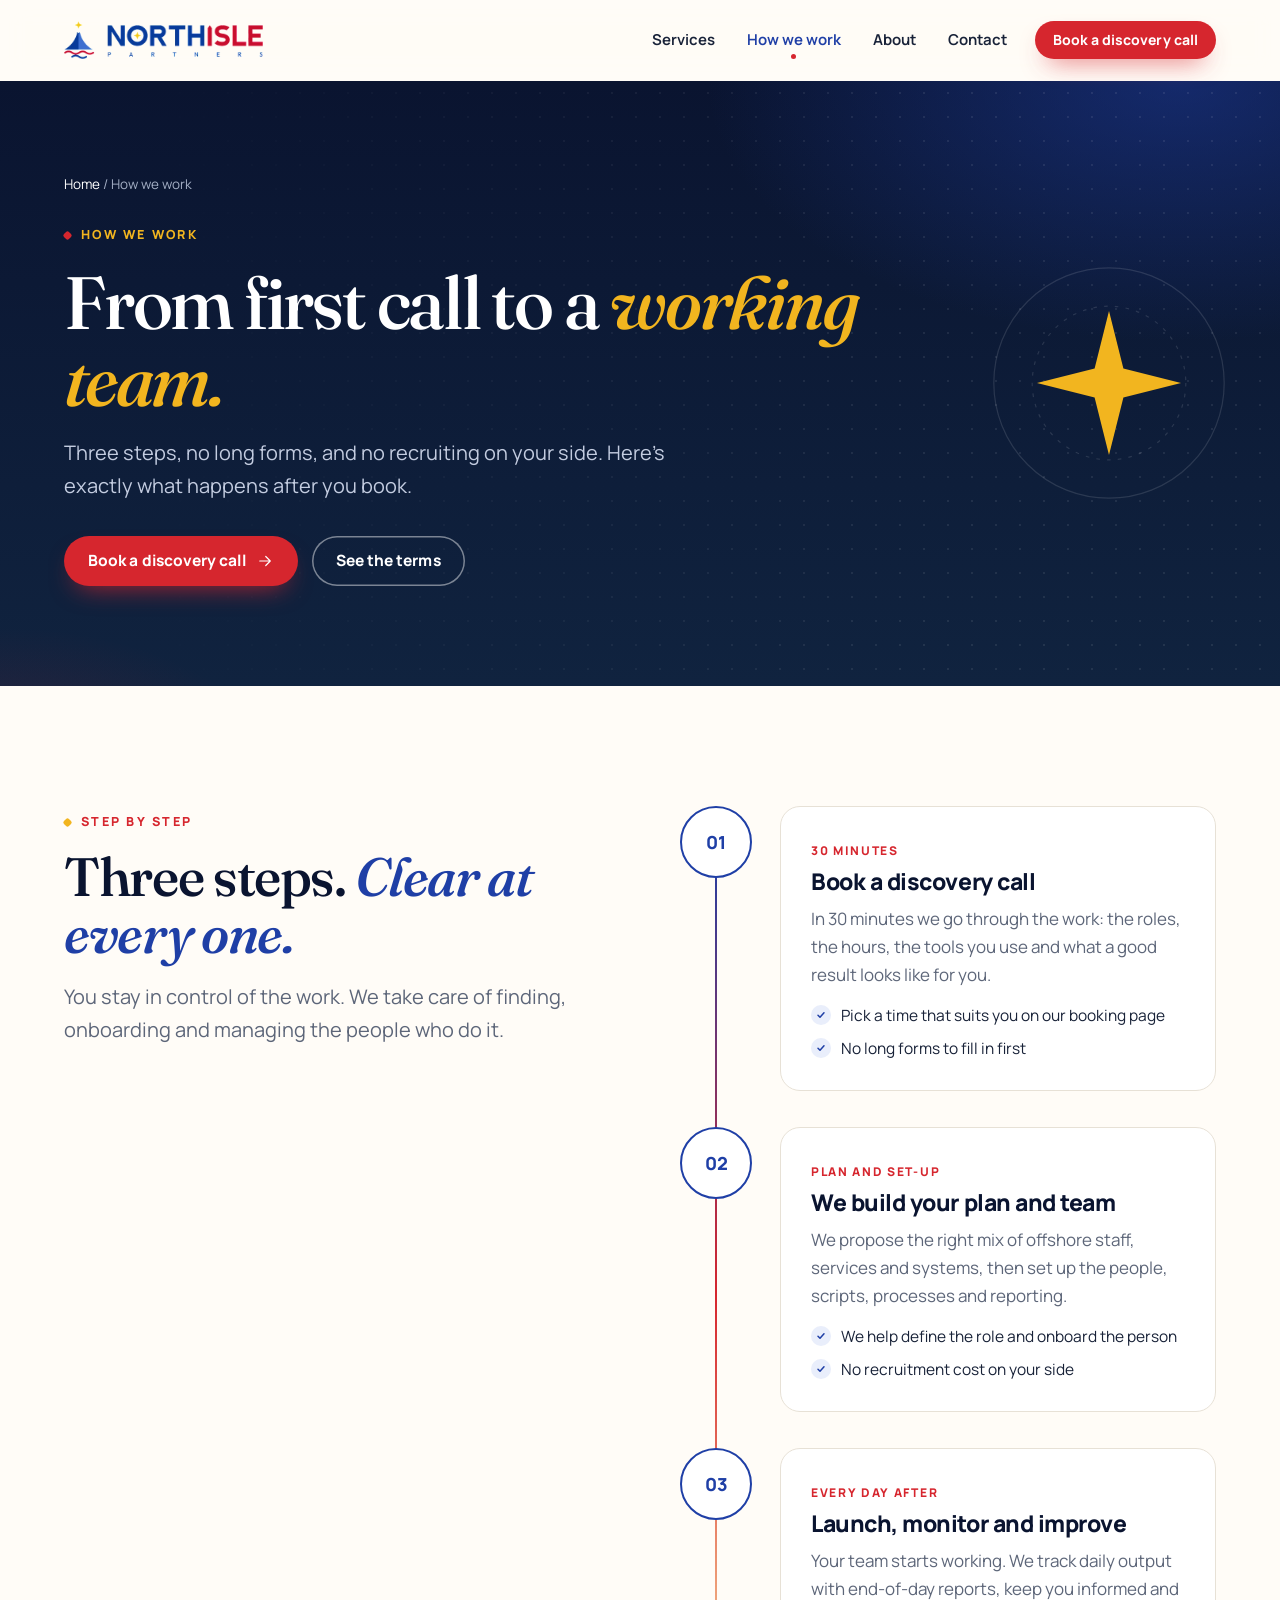
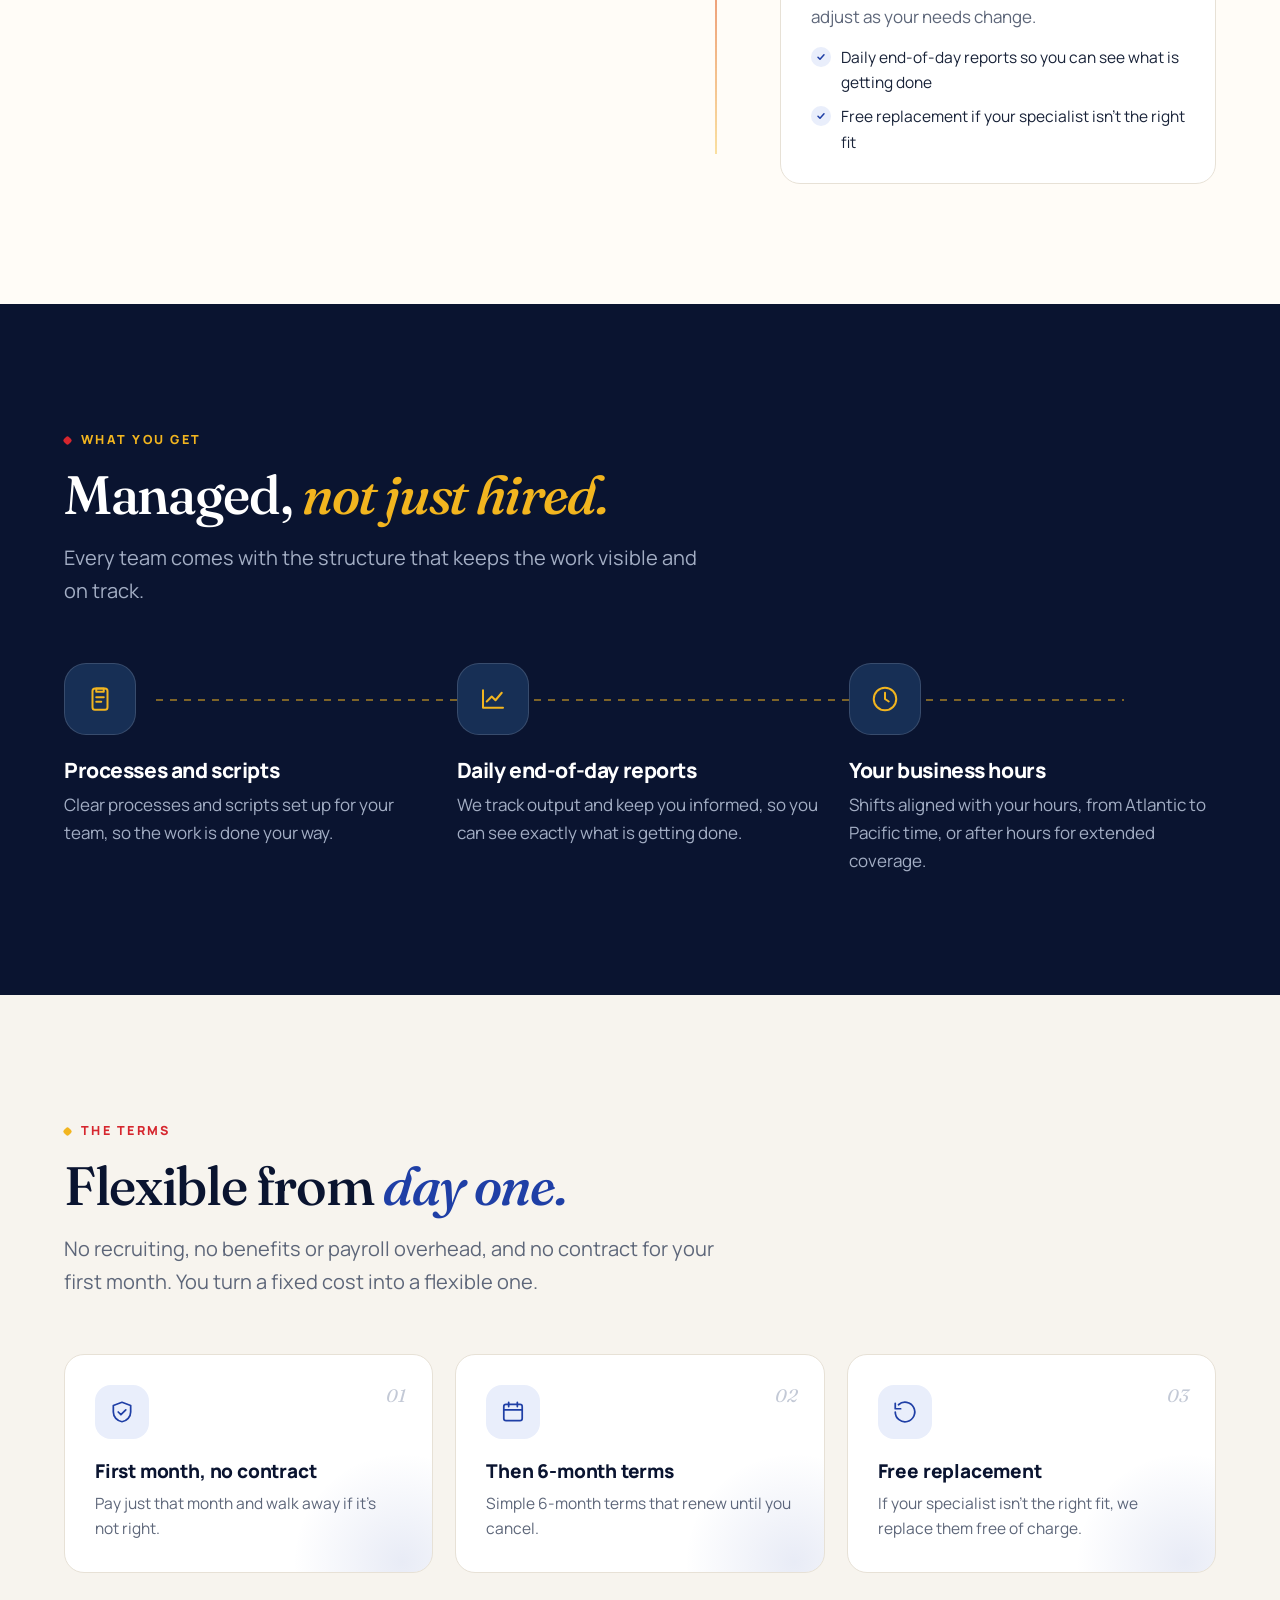
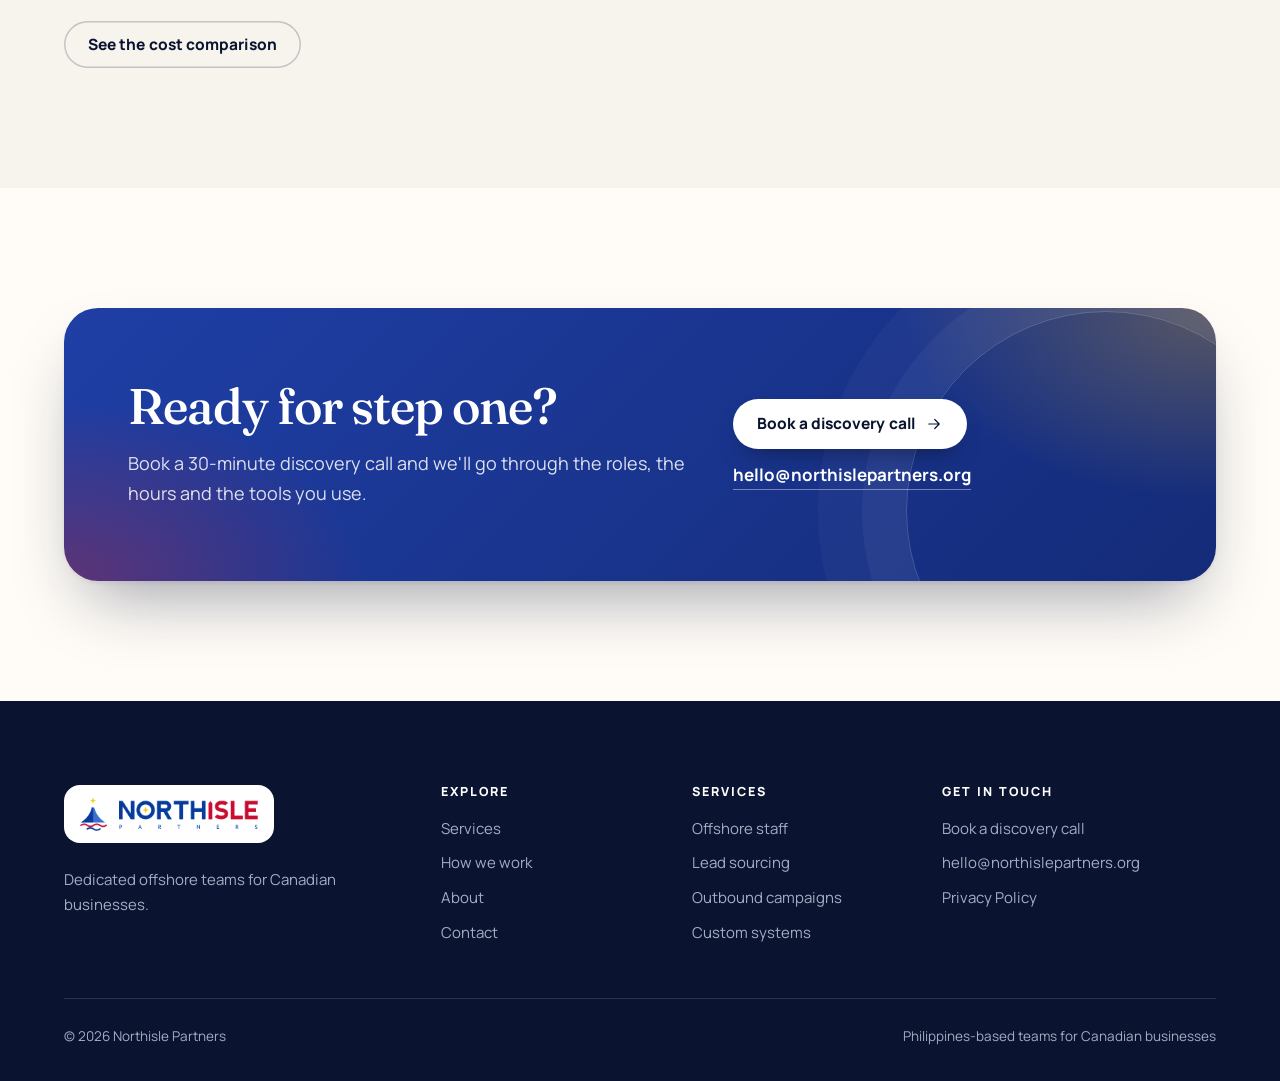
<file: process.html>
<!DOCTYPE html>
<html lang="en-CA">
<head>
<meta charset="utf-8">
<script>document.documentElement.classList.add("js");</script>
<meta name="viewport" content="width=device-width, initial-scale=1">
<title>How We Work | Northisle Partners</title>
<meta name="description" content="How Northisle Partners sets up and manages your Philippines-based team: discovery call, plan and team set-up, then daily reporting. First month, no contract.">
<link rel="canonical" href="https://northislepartners.org/process.html">
<link rel="icon" href="/favicon.svg" type="image/svg+xml">
<link rel="icon" href="/favicon.png" type="image/png" sizes="64x64">
<link rel="apple-touch-icon" href="/apple-touch-icon.png">
<meta name="theme-color" content="#10233F">
<meta property="og:type" content="website">
<meta property="og:site_name" content="Northisle Partners">
<meta property="og:title" content="How We Work | Northisle Partners">
<meta property="og:description" content="How Northisle Partners sets up and manages your Philippines-based team: discovery call, plan and team set-up, then daily reporting. First month, no contract.">
<meta property="og:url" content="https://northislepartners.org/process.html">
<meta property="og:image" content="https://northislepartners.org/og-image.png">
<meta property="og:image:alt" content="Northisle Partners. Philippines-based offshore teams for Canadian businesses.">
<meta property="og:locale" content="en_CA">
<meta name="twitter:card" content="summary_large_image">
<link rel="preconnect" href="https://fonts.googleapis.com">
<link rel="preconnect" href="https://fonts.gstatic.com" crossorigin>
<link href="https://fonts.googleapis.com/css2?family=Fraunces:ital,opsz,wght@0,9..144,520;0,9..144,620;1,9..144,520&family=Manrope:wght@400;500;600;700;800&display=swap" rel="stylesheet">
<link rel="stylesheet" href="/site.css">
<script type="application/ld+json">
{"@context":"https://schema.org","@type":"BreadcrumbList","itemListElement":[{"@type":"ListItem","position":1,"name":"Home","item":"https://northislepartners.org/"},{"@type":"ListItem","position":2,"name":"How we work","item":"https://northislepartners.org/process.html"}]}
</script>
</head>
<body>
<a class="skip" href="#main">Skip to content</a>
<header class="site-header">
  <div class="container header-bar">
    <a class="brand" href="/">
      <picture>
        <source srcset="/assets/img/northisle-wordmark.webp" type="image/webp">
        <img src="/assets/img/northisle-wordmark.png" alt="Northisle Partners" width="502" height="96">
      </picture>
    </a>
    <button class="nav-toggle" type="button" aria-expanded="false" aria-controls="site-nav">
      <span class="sr-only">Open menu</span>
      <span class="nav-toggle-icon" aria-hidden="true"></span>
    </button>
    <nav id="site-nav" aria-label="Main">
      <ul>
        <li><a href="/services.html">Services</a></li>
        <li><a href="/process.html" aria-current="page">How we work</a></li>
        <li><a href="/about.html">About</a></li>
        <li><a href="/contact.html">Contact</a></li>
        <li><a class="btn btn-small" href="https://cal.com/northislepartners/discovery-call">Book a discovery call</a></li>
      </ul>
    </nav>
  </div>
</header>

<main id="main">
  <section class="page-hero">
    <div class="container">
      <p class="crumbs rise"><a href="/">Home</a> / How we work</p>
      <p class="eyebrow rise" style="--d:.05s">How we work</p>
      <h1 class="display rise" style="--d:.1s">From first call to a <em>working team.</em></h1>
      <p class="lead rise" style="--d:.15s">Three steps, no long forms, and no recruiting on your side. Here's exactly what happens after you book.</p>
      <div class="cta-row rise" style="--d:.2s">
        <a class="btn" href="https://cal.com/northislepartners/discovery-call">Book a discovery call <svg class="ico arrow" viewBox="0 0 24 24" aria-hidden="true"><path d="M5 12h14M13 6l6 6-6 6"/></svg></a>
        <a class="btn btn-ghost" href="#terms">See the terms</a>
      </div>
    </div>
    <svg class="star" viewBox="0 0 200 200" fill="none" aria-hidden="true">
      <circle cx="100" cy="100" r="96" stroke="rgba(255,255,255,.12)"/><circle cx="100" cy="100" r="64" stroke="rgba(255,255,255,.12)" stroke-dasharray="3 6"/>
      <path d="M100 40 L112 88 L160 100 L112 112 L100 160 L88 112 L40 100 L88 88 Z" fill="#f2b51f"/>
    </svg>
  </section>

  <section class="band">
    <div class="container split top">
      <div class="reveal sticky-col">
        <p class="eyebrow">Step by step</p>
        <h2 class="title" style="margin-top:14px">Three steps. <em>Clear at every one.</em></h2>
        <p class="lead">You stay in control of the work. We take care of finding, onboarding and managing the people who do it.</p>
      </div>
      <ol class="timeline">
        <li class="reveal">
          <span class="badge">01</span>
          <div class="body">
            <span class="when">30 minutes</span>
            <h3>Book a discovery call</h3>
            <p>In 30 minutes we go through the work: the roles, the hours, the tools you use and what a good result looks like for you.</p>
            <ul class="ticks"><li>Pick a time that suits you on our booking page</li><li>No long forms to fill in first</li></ul>
          </div>
        </li>
        <li class="reveal">
          <span class="badge">02</span>
          <div class="body">
            <span class="when">Plan and set-up</span>
            <h3>We build your plan and team</h3>
            <p>We propose the right mix of offshore staff, services and systems, then set up the people, scripts, processes and reporting.</p>
            <ul class="ticks"><li>We help define the role and onboard the person</li><li>No recruitment cost on your side</li></ul>
          </div>
        </li>
        <li class="reveal">
          <span class="badge">03</span>
          <div class="body">
            <span class="when">Every day after</span>
            <h3>Launch, monitor and improve</h3>
            <p>Your team starts working. We track daily output with end-of-day reports, keep you informed and adjust as your needs change.</p>
            <ul class="ticks"><li>Daily end-of-day reports so you can see what is getting done</li><li>Free replacement if your specialist isn't the right fit</li></ul>
          </div>
        </li>
      </ol>
    </div>
  </section>

  <section class="band on-dark">
    <div class="container">
      <div class="section-head reveal">
        <p class="eyebrow">What you get</p>
        <h2 class="title">Managed, <em>not just hired.</em></h2>
        <p class="lead">Every team comes with the structure that keeps the work visible and on track.</p>
      </div>
      <ul class="steps">
        <li class="reveal">
          <div class="step-badge"><svg viewBox="0 0 24 24" fill="none" stroke="currentColor" stroke-width="1.6" stroke-linecap="round" stroke-linejoin="round" aria-hidden="true"><rect x="6" y="3.5" width="12" height="17" rx="2"/><path d="M9 3.5h6V6.2H9zM9 10.5h6M9 14.2h4"/></svg></div>
          <h3>Processes and scripts</h3>
          <p>Clear processes and scripts set up for your team, so the work is done your way.</p>
        </li>
        <li class="reveal" style="--d:.08s">
          <div class="step-badge"><svg viewBox="0 0 24 24" fill="none" stroke="currentColor" stroke-width="1.6" stroke-linecap="round" stroke-linejoin="round" aria-hidden="true"><path d="M4 19V5M4 19h16"/><path d="m7 14 4-4 3 3 5-6"/></svg></div>
          <h3>Daily end-of-day reports</h3>
          <p>We track output and keep you informed, so you can see exactly what is getting done.</p>
        </li>
        <li class="reveal" style="--d:.16s">
          <div class="step-badge"><svg viewBox="0 0 24 24" fill="none" stroke="currentColor" stroke-width="1.6" stroke-linecap="round" stroke-linejoin="round" aria-hidden="true"><circle cx="12" cy="12" r="9"/><path d="M12 7v5l3 2"/></svg></div>
          <h3>Your business hours</h3>
          <p>Shifts aligned with your hours, from Atlantic to Pacific time, or after hours for extended coverage.</p>
        </li>
      </ul>
    </div>
  </section>

  <section class="band band-paper" id="terms">
    <div class="container">
      <div class="section-head reveal">
        <p class="eyebrow">The terms</p>
        <h2 class="title">Flexible from <em>day one.</em></h2>
        <p class="lead">No recruiting, no benefits or payroll overhead, and no contract for your first month. You turn a fixed cost into a flexible one.</p>
      </div>
      <div class="grid cols-3">
        <div class="card reveal">
          <span class="num">01</span>
          <div class="icon" aria-hidden="true"><svg viewBox="0 0 24 24" fill="none" stroke="currentColor" stroke-width="1.6" stroke-linecap="round" stroke-linejoin="round"><path d="M12 3 4 6v6c0 4.5 3.4 8.2 8 9 4.6-.8 8-4.5 8-9V6z"/><path d="m8.5 12 2.5 2.5 4.5-4.5"/></svg></div>
          <h3>First month, no contract</h3>
          <p>Pay just that month and walk away if it's not right.</p>
        </div>
        <div class="card reveal" style="--d:.08s">
          <span class="num">02</span>
          <div class="icon" aria-hidden="true"><svg viewBox="0 0 24 24" fill="none" stroke="currentColor" stroke-width="1.6" stroke-linecap="round" stroke-linejoin="round"><rect x="3.5" y="5" width="17" height="15" rx="2"/><path d="M3.5 10h17M8 3v4M16 3v4"/></svg></div>
          <h3>Then 6-month terms</h3>
          <p>Simple 6-month terms that renew until you cancel.</p>
        </div>
        <div class="card reveal" style="--d:.16s">
          <span class="num">03</span>
          <div class="icon" aria-hidden="true"><svg viewBox="0 0 24 24" fill="none" stroke="currentColor" stroke-width="1.6" stroke-linecap="round" stroke-linejoin="round"><path d="M3 12a9 9 0 1 0 3-6.7"/><path d="M3 4v5h5"/></svg></div>
          <h3>Free replacement</h3>
          <p>If your specialist isn't the right fit, we replace them free of charge.</p>
        </div>
      </div>
      <p class="section-cta reveal"><a class="btn btn-ghost" href="/#value">See the cost comparison</a></p>
    </div>
  </section>

  <section class="band close" aria-labelledby="contact-title">
    <div class="container">
      <div class="cta reveal">
        <div>
          <h2 id="contact-title">Ready for step one?</h2>
          <p>Book a 30-minute discovery call and we'll go through the roles, the hours and the tools you use.</p>
        </div>
        <div class="actions">
          <a class="btn btn-light" href="https://cal.com/northislepartners/discovery-call">Book a discovery call <svg class="ico arrow" viewBox="0 0 24 24" aria-hidden="true"><path d="M5 12h14M13 6l6 6-6 6"/></svg></a>
          <a class="email-link" href="mailto:hello@northislepartners.org?subject=Northisle%20Partners%20enquiry">hello@northislepartners.org</a>
        </div>
      </div>
    </div>
  </section>
</main>

<div class="mobile-cta" data-mobile-cta><a class="btn" href="https://cal.com/northislepartners/discovery-call">Book a discovery call</a></div>

<footer class="site-footer">
  <div class="container">
    <div class="footer-top">
      <div>
        <a class="footer-logo" href="/"><picture><source srcset="/assets/img/northisle-wordmark.webp" type="image/webp"><img src="/assets/img/northisle-wordmark.png" alt="Northisle Partners" width="502" height="96"></picture></a>
        <p>Dedicated offshore teams for Canadian businesses.</p>
      </div>
      <div><h4>Explore</h4><ul><li><a href="/services.html">Services</a></li><li><a href="/process.html">How we work</a></li><li><a href="/about.html">About</a></li><li><a href="/contact.html">Contact</a></li></ul></div>
      <div><h4>Services</h4><ul><li><a href="/services.html#offshore-staff">Offshore staff</a></li><li><a href="/services.html#lead-sourcing">Lead sourcing</a></li><li><a href="/services.html#outbound">Outbound campaigns</a></li><li><a href="/services.html#custom-systems">Custom systems</a></li></ul></div>
      <div><h4>Get in touch</h4><ul><li><a href="https://cal.com/northislepartners/discovery-call">Book a discovery call</a></li><li><a href="mailto:hello@northislepartners.org">hello@northislepartners.org</a></li><li><a href="/privacy.html">Privacy Policy</a></li></ul></div>
    </div>
    <div class="footer-bottom"><span>© <span id="yr">2026</span> Northisle Partners</span><span>Philippines-based teams for Canadian businesses</span></div>
  </div>
</footer>
<script src="/main.js" defer></script>
</body>
</html>
</file>
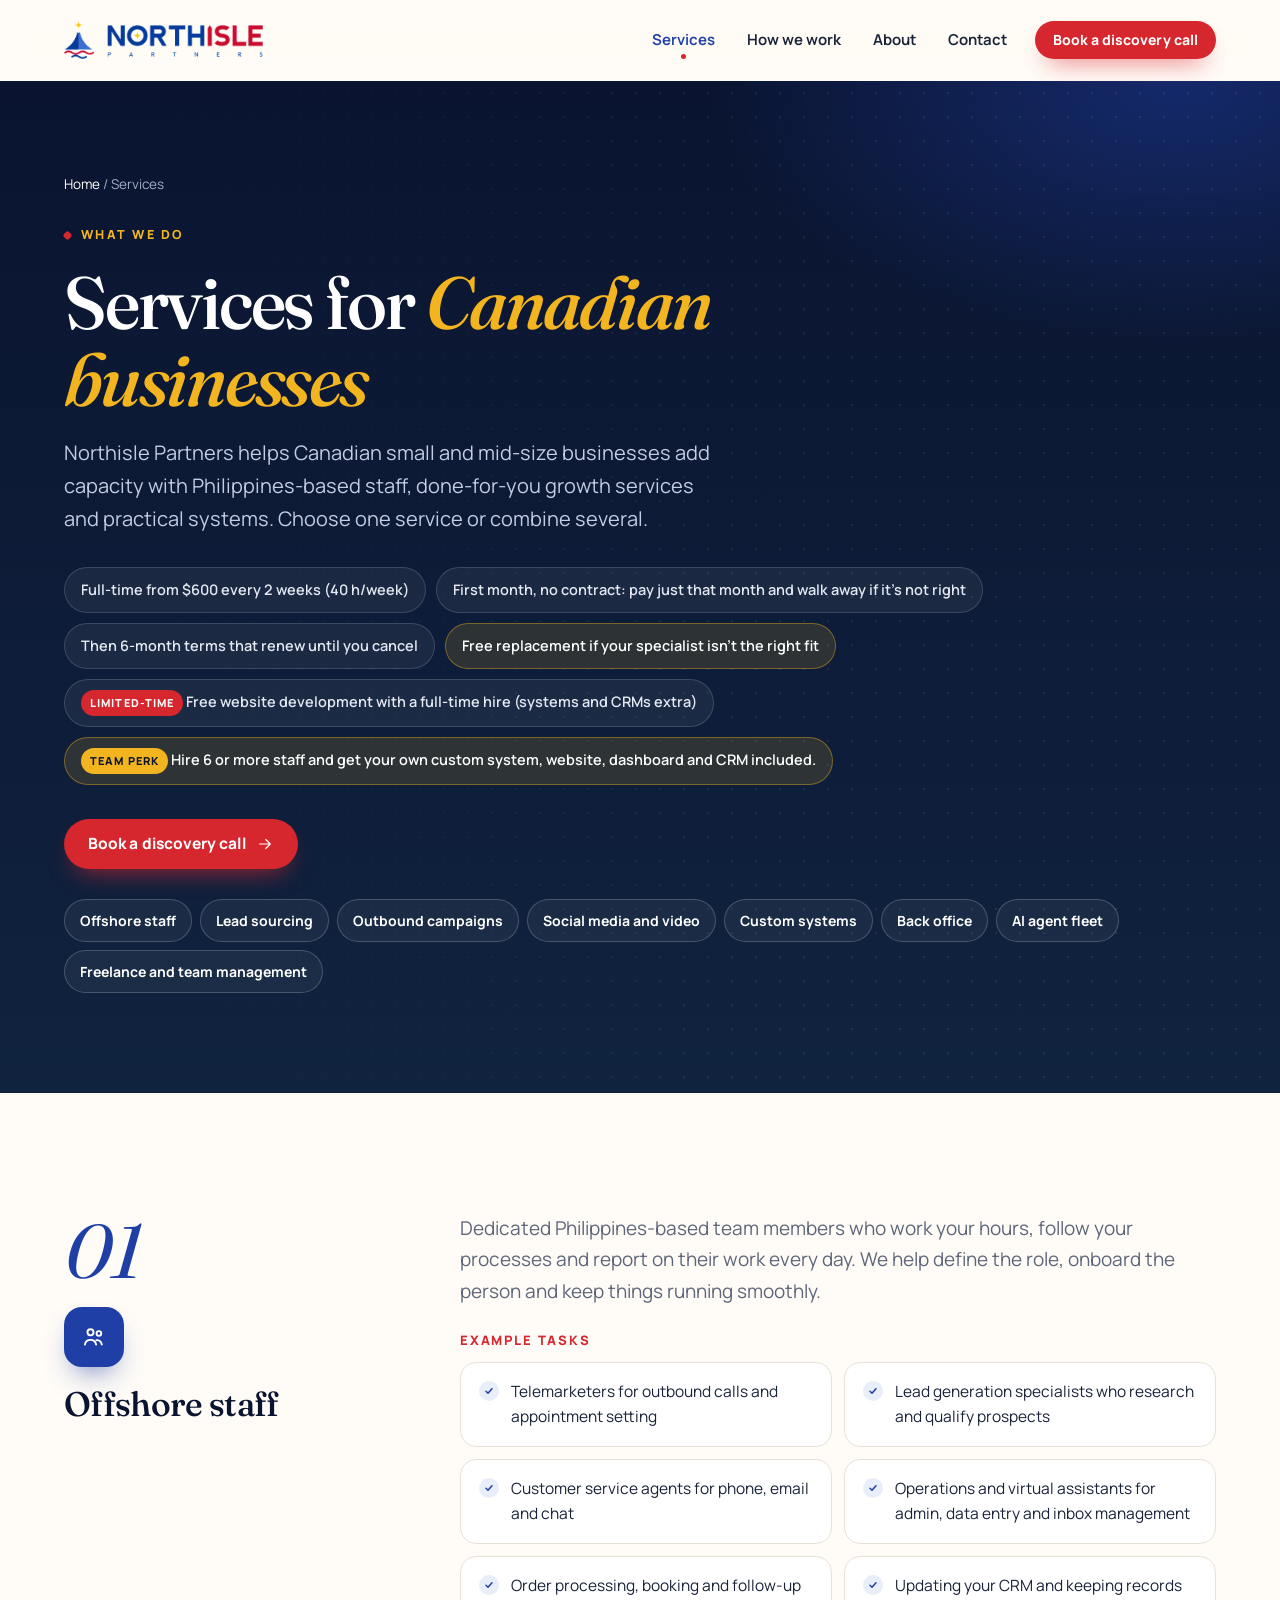
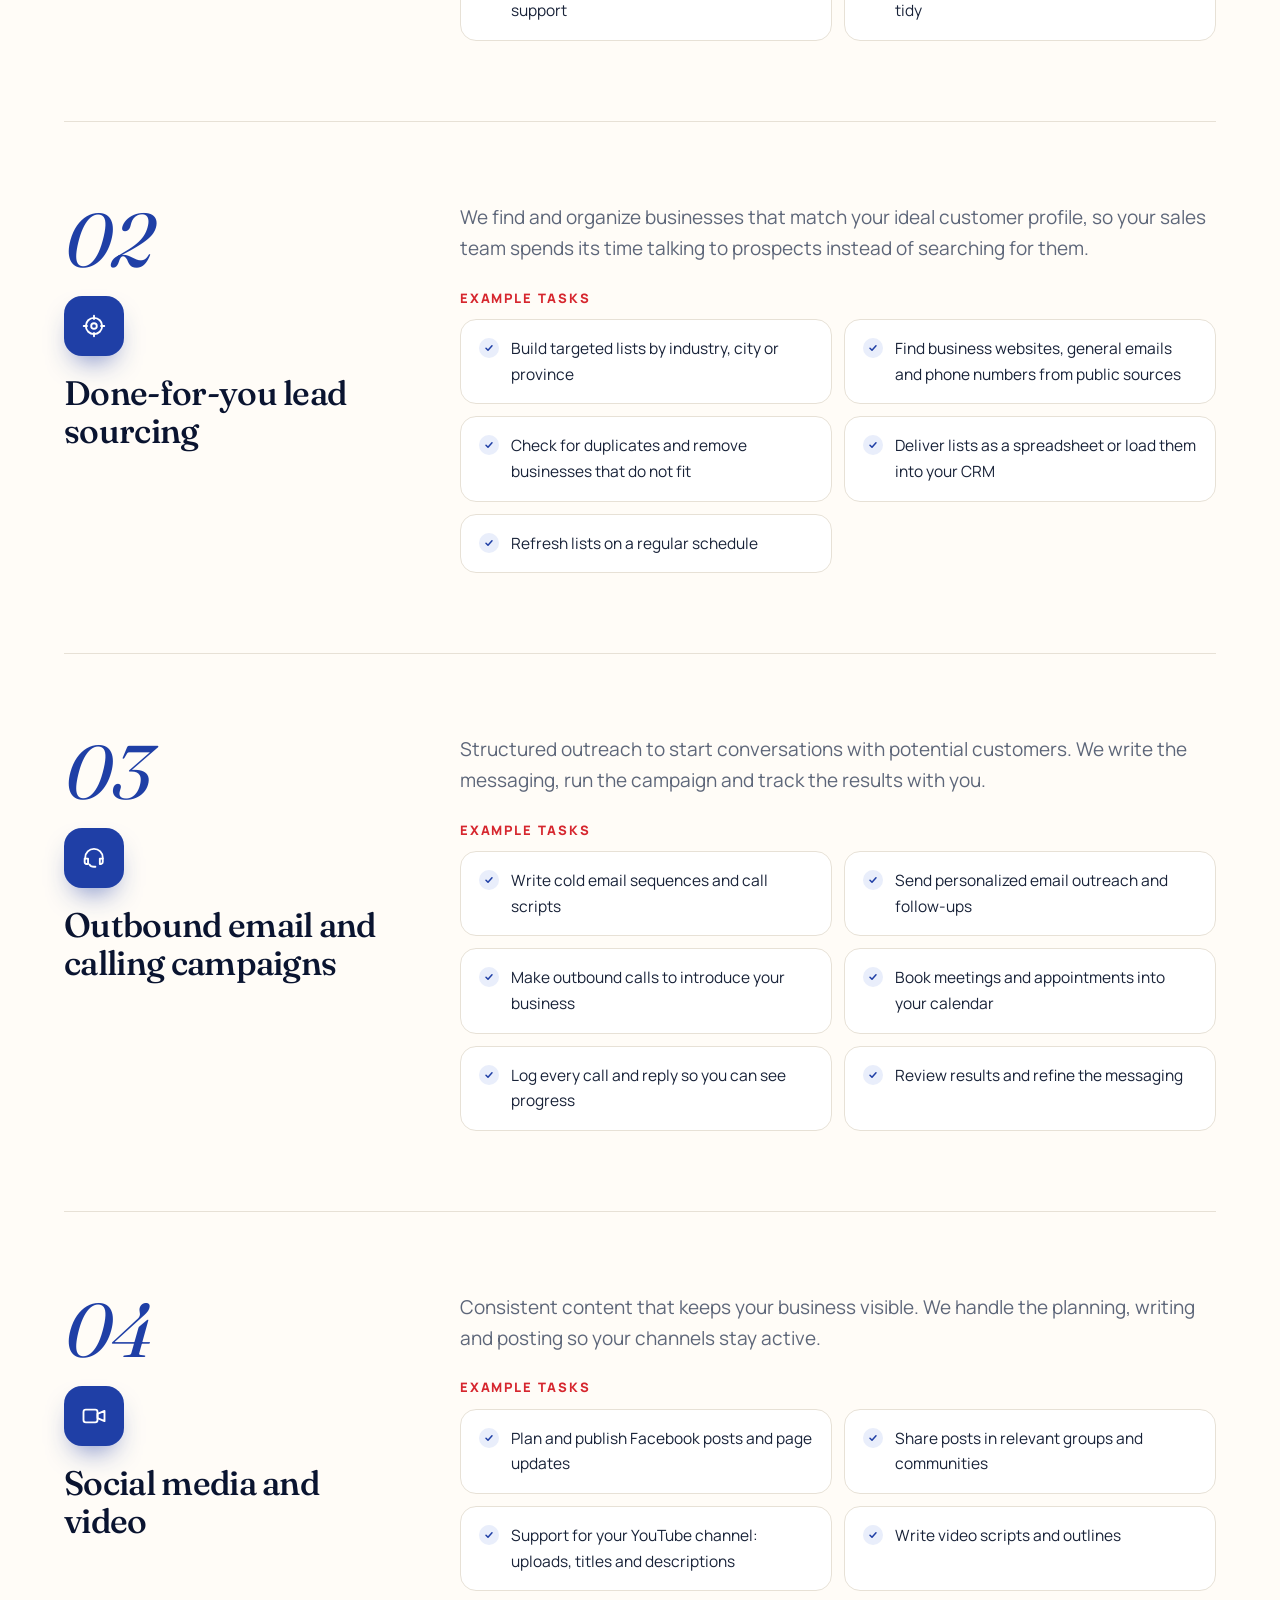
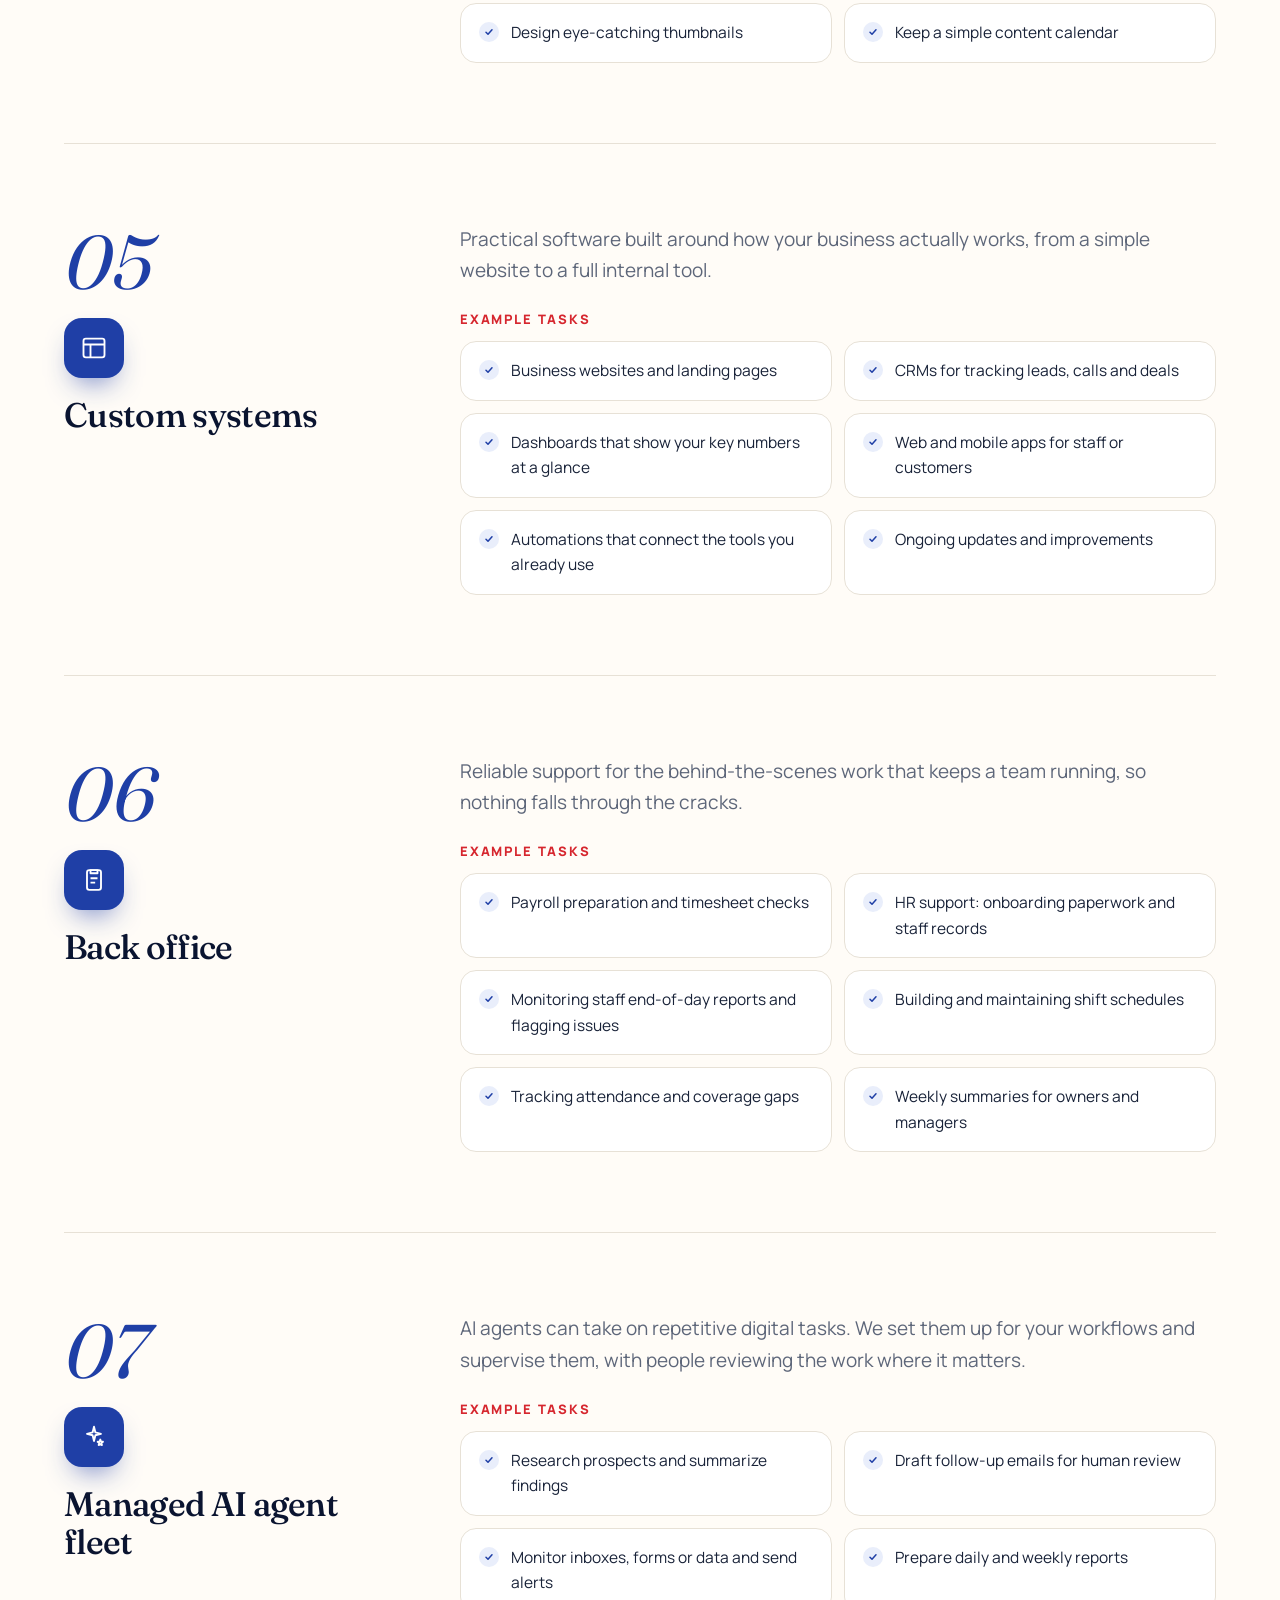
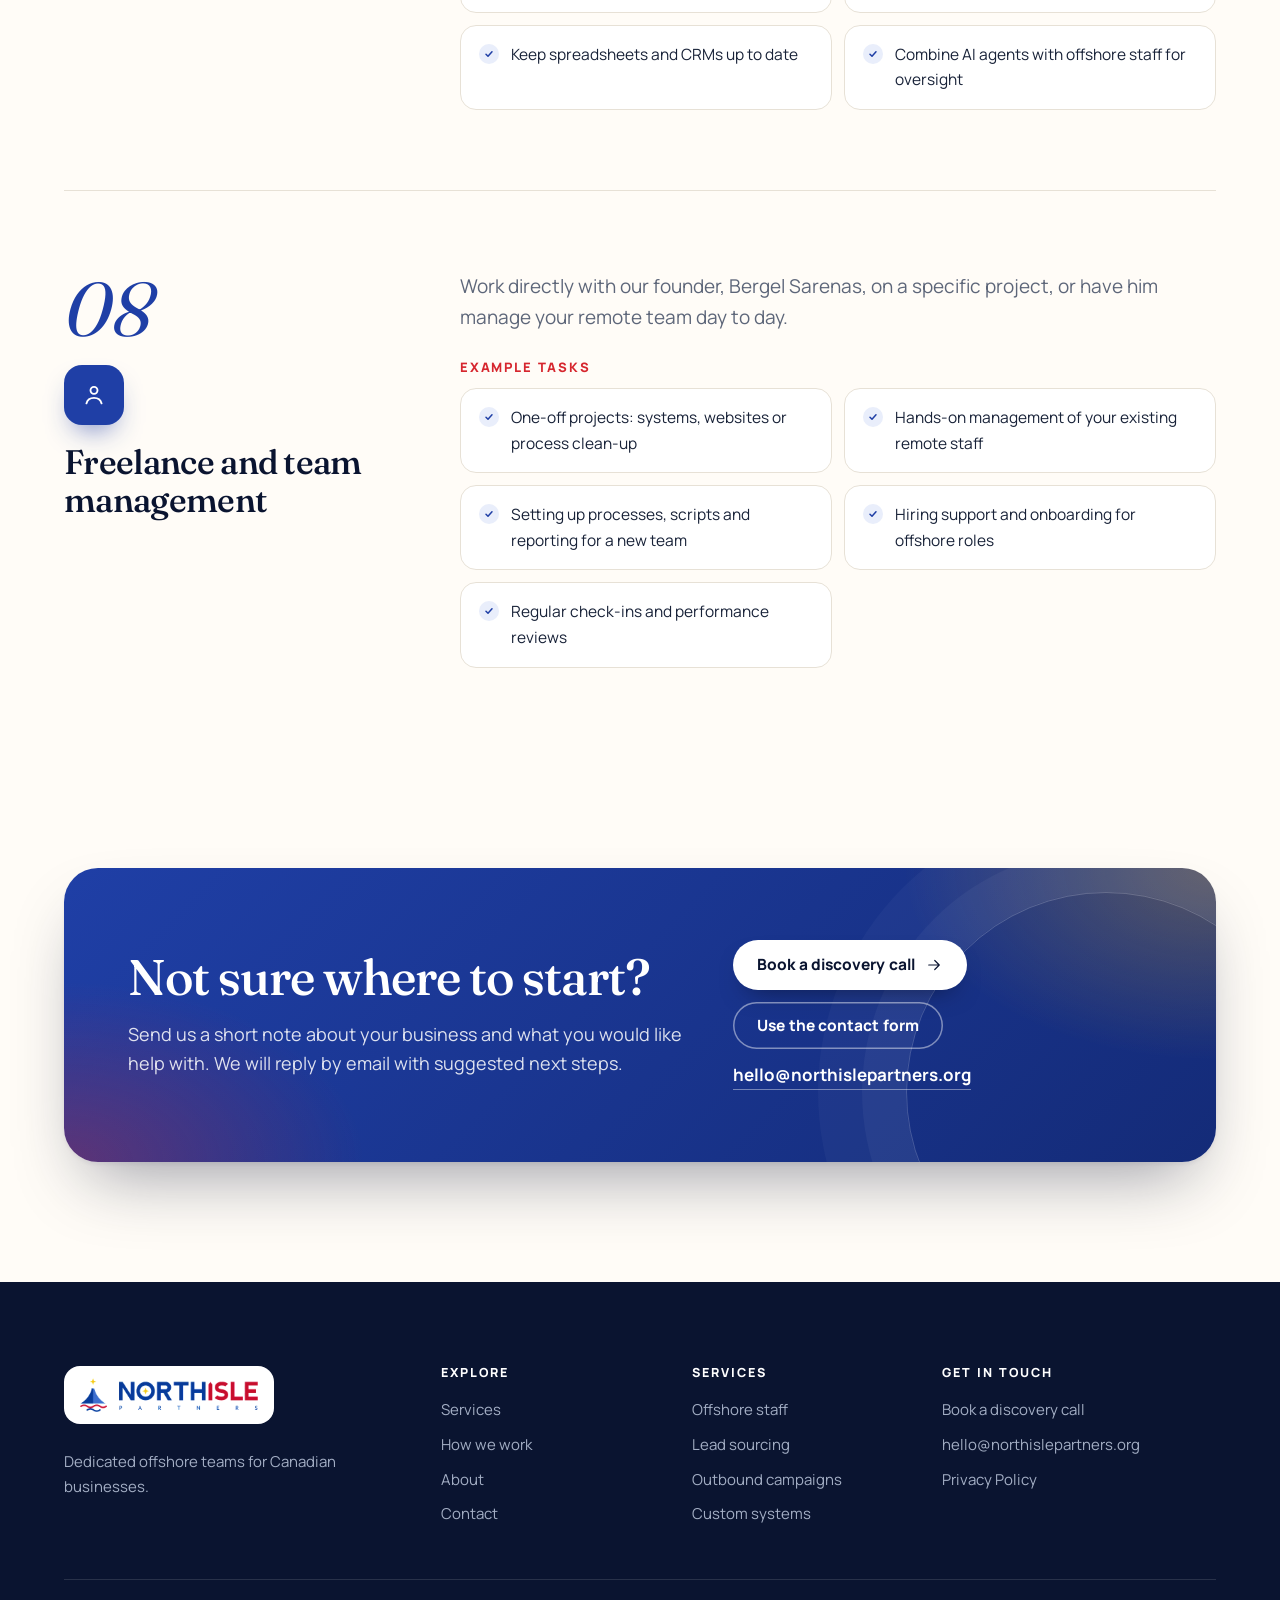
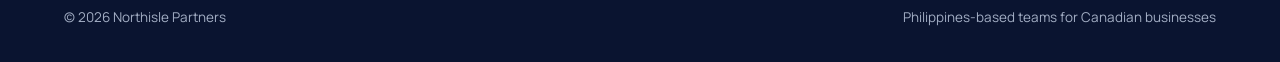
<file: services.html>
<!DOCTYPE html>
<html lang="en-CA">
<head>
<meta charset="utf-8">
<script>document.documentElement.classList.add("js");</script>
<meta name="viewport" content="width=device-width, initial-scale=1">
<title>Offshore Staffing Services for Canadian Businesses | Northisle</title>
<meta name="description" content="Offshore staff, lead sourcing, outbound calling, social media, custom systems, back office and AI agents for Canadian small and mid-size businesses.">
<link rel="canonical" href="https://northislepartners.org/services.html">
<link rel="icon" href="/favicon.svg" type="image/svg+xml">
<link rel="icon" href="/favicon.png" type="image/png" sizes="64x64">
<link rel="apple-touch-icon" href="/apple-touch-icon.png">
<meta name="theme-color" content="#10233F">
<meta property="og:type" content="website">
<meta property="og:site_name" content="Northisle Partners">
<meta property="og:title" content="Offshore Staffing Services for Canadian Businesses | Northisle">
<meta property="og:description" content="What Northisle Partners can do for your Canadian business, with example tasks for each service.">
<meta property="og:url" content="https://northislepartners.org/services.html">
<meta property="og:image" content="https://northislepartners.org/og-image.png">
<meta property="og:image:alt" content="Northisle Partners. Philippines-based offshore teams for Canadian businesses.">
<meta property="og:locale" content="en_CA">
<meta name="twitter:card" content="summary_large_image">
<link rel="preconnect" href="https://fonts.googleapis.com">
<link rel="preconnect" href="https://fonts.gstatic.com" crossorigin>
<link href="https://fonts.googleapis.com/css2?family=Fraunces:ital,opsz,wght@0,9..144,520;0,9..144,620;1,9..144,520&family=Manrope:wght@400;500;600;700;800&display=swap" rel="stylesheet">
<link rel="stylesheet" href="/site.css">
<script type="application/ld+json">
[{"@context":"https://schema.org","@type":"Organization","name":"Northisle Partners","url":"https://northislepartners.org/","hasOfferCatalog":{"@type":"OfferCatalog","name":"Services","itemListElement":[{"@type":"Offer","itemOffered":{"@type":"Service","name":"Offshore staff","description":"Dedicated Philippines-based team members who work your hours, follow your processes and report on their work every day. We help define the role, onboard the person and keep things running smoothly.","url":"https://northislepartners.org/services.html#offshore-staff","areaServed":"CA"}},{"@type":"Offer","itemOffered":{"@type":"Service","name":"Done-for-you lead sourcing","description":"We find and organize businesses that match your ideal customer profile, so your sales team spends its time talking to prospects instead of searching for them.","url":"https://northislepartners.org/services.html#lead-sourcing","areaServed":"CA"}},{"@type":"Offer","itemOffered":{"@type":"Service","name":"Outbound email and calling campaigns","description":"Structured outreach to start conversations with potential customers. We write the messaging, run the campaign and track the results with you.","url":"https://northislepartners.org/services.html#outbound","areaServed":"CA"}},{"@type":"Offer","itemOffered":{"@type":"Service","name":"Social media and video","description":"Consistent content that keeps your business visible. We handle the planning, writing and posting so your channels stay active.","url":"https://northislepartners.org/services.html#social-video","areaServed":"CA"}},{"@type":"Offer","itemOffered":{"@type":"Service","name":"Custom systems","description":"Practical software built around how your business actually works, from a simple website to a full internal tool.","url":"https://northislepartners.org/services.html#custom-systems","areaServed":"CA"}},{"@type":"Offer","itemOffered":{"@type":"Service","name":"Back office","description":"Reliable support for the behind-the-scenes work that keeps a team running, so nothing falls through the cracks.","url":"https://northislepartners.org/services.html#back-office","areaServed":"CA"}},{"@type":"Offer","itemOffered":{"@type":"Service","name":"Managed AI agent fleet","description":"AI agents can take on repetitive digital tasks. We set them up for your workflows and supervise them, with people reviewing the work where it matters.","url":"https://northislepartners.org/services.html#ai-agents","areaServed":"CA"}},{"@type":"Offer","itemOffered":{"@type":"Service","name":"Freelance and team management","description":"Work directly with our founder, Bergel Sarenas, on a specific project, or have him manage your remote team day to day.","url":"https://northislepartners.org/services.html#freelance","areaServed":"CA"}}]}},{"@context":"https://schema.org","@type":"BreadcrumbList","itemListElement":[{"@type":"ListItem","position":1,"name":"Home","item":"https://northislepartners.org/"},{"@type":"ListItem","position":2,"name":"Services","item":"https://northislepartners.org/services.html"}]}]
</script>
</head>
<body>
<a class="skip" href="#main">Skip to content</a>
<header class="site-header">
  <div class="container header-bar">
    <a class="brand" href="/">
      <picture>
        <source srcset="/assets/img/northisle-wordmark.webp" type="image/webp">
        <img src="/assets/img/northisle-wordmark.png" alt="Northisle Partners" width="502" height="96">
      </picture>
    </a>
    <button class="nav-toggle" type="button" aria-expanded="false" aria-controls="site-nav">
      <span class="sr-only">Open menu</span>
      <span class="nav-toggle-icon" aria-hidden="true"></span>
    </button>
    <nav id="site-nav" aria-label="Main">
      <ul>
        <li><a href="/services.html" aria-current="page">Services</a></li>
        <li><a href="/process.html">How we work</a></li>
        <li><a href="/about.html">About</a></li>
        <li><a href="/contact.html">Contact</a></li>
        <li><a class="btn btn-small" href="https://cal.com/northislepartners/discovery-call">Book a discovery call</a></li>
      </ul>
    </nav>
  </div>
</header>

<main id="main">
  <section class="page-hero">
    <div class="container">
      <p class="crumbs rise"><a href="/">Home</a> / Services</p>
      <p class="eyebrow rise" style="--d:.05s">What we do</p>
      <h1 class="display rise" style="--d:.1s">Services for <em>Canadian businesses</em></h1>
      <p class="lead rise" style="--d:.15s">Northisle Partners helps Canadian small and mid-size businesses add capacity with Philippines-based staff, done-for-you growth services and practical systems. Choose one service or combine several.</p>
      <ul class="chips rise" style="--d:.2s">
        <li>Full-time from $600 every 2 weeks (40 h/week)</li>
        <li>First month, no contract: pay just that month and walk away if it's not right</li>
        <li>Then 6-month terms that renew until you cancel</li>
        <li class="is-bold">Free replacement if your specialist isn't the right fit</li>
        <li><span class="flag flag-red">Limited-time</span> Free website development with a full-time hire (systems and CRMs extra)</li>
        <li class="is-bold"><span class="flag flag-gold">Team perk</span> Hire 6 or more staff and get your own custom system, website, dashboard and CRM included.</li>
      </ul>
      <p class="cta-row rise" style="--d:.25s"><a class="btn" href="https://cal.com/northislepartners/discovery-call">Book a discovery call <svg class="ico arrow" viewBox="0 0 24 24" aria-hidden="true"><path d="M5 12h14M13 6l6 6-6 6"/></svg></a></p>
      <nav aria-label="Jump to a service" class="rise" style="--d:.3s">
        <ul class="toc">
          <li><a href="#offshore-staff">Offshore staff</a></li>
          <li><a href="#lead-sourcing">Lead sourcing</a></li>
          <li><a href="#outbound">Outbound campaigns</a></li>
          <li><a href="#social-video">Social media and video</a></li>
          <li><a href="#custom-systems">Custom systems</a></li>
          <li><a href="#back-office">Back office</a></li>
          <li><a href="#ai-agents">AI agent fleet</a></li>
          <li><a href="#freelance">Freelance and team management</a></li>
        </ul>
      </nav>
    </div>
  </section>

  <section class="band services-list" aria-label="Service details">
    <div class="container">
      <article class="service" id="offshore-staff" aria-labelledby="offshore-staff-t">
        <div class="service-side reveal">
          <div class="num">01</div>
          <div class="icon" aria-hidden="true"><svg viewBox="0 0 24 24" fill="none" stroke="currentColor" stroke-width="1.6" stroke-linecap="round" stroke-linejoin="round"><circle cx="9" cy="8" r="2.6"/><circle cx="16.2" cy="9" r="2"/><path d="M4.2 18.5c.5-2.6 2.4-4 4.8-4s4.3 1.4 4.8 4"/><path d="M14 14.8c1.3-.3 2.6 0 3.5 1.1.6.8 1 1.8 1.2 2.6"/></svg></div>
          <h2 id="offshore-staff-t">Offshore staff</h2>
        </div>
        <div class="service-main reveal" style="--d:.08s">
          <p>Dedicated Philippines-based team members who work your hours, follow your processes and report on their work every day. We help define the role, onboard the person and keep things running smoothly.</p>
          <h3>Example tasks</h3>
          <ul class="task-grid">
            <li>Telemarketers for outbound calls and appointment setting</li>
            <li>Lead generation specialists who research and qualify prospects</li>
            <li>Customer service agents for phone, email and chat</li>
            <li>Operations and virtual assistants for admin, data entry and inbox management</li>
            <li>Order processing, booking and follow-up support</li>
            <li>Updating your CRM and keeping records tidy</li>
          </ul>
        </div>
      </article>

      <article class="service" id="lead-sourcing" aria-labelledby="lead-sourcing-t">
        <div class="service-side reveal">
          <div class="num">02</div>
          <div class="icon" aria-hidden="true"><svg viewBox="0 0 24 24" fill="none" stroke="currentColor" stroke-width="1.6" stroke-linecap="round"><circle cx="12" cy="12" r="7"/><circle cx="12" cy="12" r="2.4"/><path d="M12 3.2V6M12 18v2.8M3.2 12H6M18 12h2.8"/></svg></div>
          <h2 id="lead-sourcing-t">Done-for-you lead sourcing</h2>
        </div>
        <div class="service-main reveal" style="--d:.08s">
          <p>We find and organize businesses that match your ideal customer profile, so your sales team spends its time talking to prospects instead of searching for them.</p>
          <h3>Example tasks</h3>
          <ul class="task-grid">
            <li>Build targeted lists by industry, city or province</li>
            <li>Find business websites, general emails and phone numbers from public sources</li>
            <li>Check for duplicates and remove businesses that do not fit</li>
            <li>Deliver lists as a spreadsheet or load them into your CRM</li>
            <li>Refresh lists on a regular schedule</li>
          </ul>
        </div>
      </article>

      <article class="service" id="outbound" aria-labelledby="outbound-t">
        <div class="service-side reveal">
          <div class="num">03</div>
          <div class="icon" aria-hidden="true"><svg viewBox="0 0 24 24" fill="none" stroke="currentColor" stroke-width="1.6" stroke-linecap="round" stroke-linejoin="round"><path d="M4.5 12.5v-.8a7.5 7.5 0 0 1 15 0v.8"/><path d="M4.5 12.5h2.4v4.6H5.6A1.6 1.6 0 0 1 4 15.5v-3zM19.5 12.5H17v4.6h1.3a1.6 1.6 0 0 0 1.2-1.6v-3z"/><path d="M8.2 17.6c.5 1.1 1.8 1.9 3.8 1.9h1.2"/></svg></div>
          <h2 id="outbound-t">Outbound email and calling campaigns</h2>
        </div>
        <div class="service-main reveal" style="--d:.08s">
          <p>Structured outreach to start conversations with potential customers. We write the messaging, run the campaign and track the results with you.</p>
          <h3>Example tasks</h3>
          <ul class="task-grid">
            <li>Write cold email sequences and call scripts</li>
            <li>Send personalized email outreach and follow-ups</li>
            <li>Make outbound calls to introduce your business</li>
            <li>Book meetings and appointments into your calendar</li>
            <li>Log every call and reply so you can see progress</li>
            <li>Review results and refine the messaging</li>
          </ul>
        </div>
      </article>

      <article class="service" id="social-video" aria-labelledby="social-video-t">
        <div class="service-side reveal">
          <div class="num">04</div>
          <div class="icon" aria-hidden="true"><svg viewBox="0 0 24 24" fill="none" stroke="currentColor" stroke-width="1.6" stroke-linejoin="round"><rect x="3" y="6.5" width="12" height="11" rx="2"/><path d="M15 10.2 21 7.6v8.8l-6-2.6z"/></svg></div>
          <h2 id="social-video-t">Social media and video</h2>
        </div>
        <div class="service-main reveal" style="--d:.08s">
          <p>Consistent content that keeps your business visible. We handle the planning, writing and posting so your channels stay active.</p>
          <h3>Example tasks</h3>
          <ul class="task-grid">
            <li>Plan and publish Facebook posts and page updates</li>
            <li>Share posts in relevant groups and communities</li>
            <li>Support for your YouTube channel: uploads, titles and descriptions</li>
            <li>Write video scripts and outlines</li>
            <li>Design eye-catching thumbnails</li>
            <li>Keep a simple content calendar</li>
          </ul>
        </div>
      </article>

      <article class="service" id="custom-systems" aria-labelledby="custom-systems-t">
        <div class="service-side reveal">
          <div class="num">05</div>
          <div class="icon" aria-hidden="true"><svg viewBox="0 0 24 24" fill="none" stroke="currentColor" stroke-width="1.6" stroke-linejoin="round"><rect x="3" y="4" width="18" height="16" rx="2"/><path d="M3 9h18M9 9v11"/></svg></div>
          <h2 id="custom-systems-t">Custom systems</h2>
        </div>
        <div class="service-main reveal" style="--d:.08s">
          <p>Practical software built around how your business actually works, from a simple website to a full internal tool.</p>
          <h3>Example tasks</h3>
          <ul class="task-grid">
            <li>Business websites and landing pages</li>
            <li>CRMs for tracking leads, calls and deals</li>
            <li>Dashboards that show your key numbers at a glance</li>
            <li>Web and mobile apps for staff or customers</li>
            <li>Automations that connect the tools you already use</li>
            <li>Ongoing updates and improvements</li>
          </ul>
        </div>
      </article>

      <article class="service" id="back-office" aria-labelledby="back-office-t">
        <div class="service-side reveal">
          <div class="num">06</div>
          <div class="icon" aria-hidden="true"><svg viewBox="0 0 24 24" fill="none" stroke="currentColor" stroke-width="1.6" stroke-linejoin="round"><rect x="6" y="3.5" width="12" height="17" rx="2"/><path d="M9 3.5h6V6.2H9zM9 10.5h6M9 14.2h4"/></svg></div>
          <h2 id="back-office-t">Back office</h2>
        </div>
        <div class="service-main reveal" style="--d:.08s">
          <p>Reliable support for the behind-the-scenes work that keeps a team running, so nothing falls through the cracks.</p>
          <h3>Example tasks</h3>
          <ul class="task-grid">
            <li>Payroll preparation and timesheet checks</li>
            <li>HR support: onboarding paperwork and staff records</li>
            <li>Monitoring staff end-of-day reports and flagging issues</li>
            <li>Building and maintaining shift schedules</li>
            <li>Tracking attendance and coverage gaps</li>
            <li>Weekly summaries for owners and managers</li>
          </ul>
        </div>
      </article>

      <article class="service" id="ai-agents" aria-labelledby="ai-agents-t">
        <div class="service-side reveal">
          <div class="num">07</div>
          <div class="icon" aria-hidden="true"><svg viewBox="0 0 24 24" fill="none" stroke="currentColor" stroke-width="1.6" stroke-linejoin="round"><path d="M12 3.2 13.2 8.1 18 9.3 13.2 10.5 12 15.4 10.8 10.5 6 9.3 10.8 8.1 12 3.2z"/><path d="M17.4 14.2l.55 1.7 1.75.2-1.35 1.15.45 1.7-1.4-.85-1.4.85.45-1.7-1.35-1.15 1.75-.2z"/></svg></div>
          <h2 id="ai-agents-t">Managed AI agent fleet</h2>
        </div>
        <div class="service-main reveal" style="--d:.08s">
          <p>AI agents can take on repetitive digital tasks. We set them up for your workflows and supervise them, with people reviewing the work where it matters.</p>
          <h3>Example tasks</h3>
          <ul class="task-grid">
            <li>Research prospects and summarize findings</li>
            <li>Draft follow-up emails for human review</li>
            <li>Monitor inboxes, forms or data and send alerts</li>
            <li>Prepare daily and weekly reports</li>
            <li>Keep spreadsheets and CRMs up to date</li>
            <li>Combine AI agents with offshore staff for oversight</li>
          </ul>
        </div>
      </article>

      <article class="service" id="freelance" aria-labelledby="freelance-t">
        <div class="service-side reveal">
          <div class="num">08</div>
          <div class="icon" aria-hidden="true"><svg viewBox="0 0 24 24" fill="none" stroke="currentColor" stroke-width="1.6" stroke-linecap="round"><circle cx="12" cy="8" r="3"/><path d="M5.5 19.2c.8-3.1 3.1-4.7 6.5-4.7s5.7 1.6 6.5 4.7"/></svg></div>
          <h2 id="freelance-t">Freelance and team management</h2>
        </div>
        <div class="service-main reveal" style="--d:.08s">
          <p>Work directly with our founder, Bergel Sarenas, on a specific project, or have him manage your remote team day to day.</p>
          <h3>Example tasks</h3>
          <ul class="task-grid">
            <li>One-off projects: systems, websites or process clean-up</li>
            <li>Hands-on management of your existing remote staff</li>
            <li>Setting up processes, scripts and reporting for a new team</li>
            <li>Hiring support and onboarding for offshore roles</li>
            <li>Regular check-ins and performance reviews</li>
          </ul>
        </div>
      </article>
    </div>
  </section>

  <section class="band close" aria-labelledby="contact-title" style="padding-top:0">
    <div class="container">
      <div class="cta reveal">
        <div>
          <h2 id="contact-title">Not sure where to start?</h2>
          <p>Send us a short note about your business and what you would like help with. We will reply by email with suggested next steps.</p>
        </div>
        <div class="actions">
          <a class="btn btn-light" href="https://cal.com/northislepartners/discovery-call">Book a discovery call <svg class="ico arrow" viewBox="0 0 24 24" aria-hidden="true"><path d="M5 12h14M13 6l6 6-6 6"/></svg></a>
          <a class="btn btn-ghost on-dark" href="/contact.html#mailform">Use the contact form</a>
          <a class="email-link" href="mailto:hello@northislepartners.org?subject=Northisle%20Partners%20enquiry">hello@northislepartners.org</a>
        </div>
      </div>
    </div>
  </section>
</main>

<div class="mobile-cta" data-mobile-cta><a class="btn" href="https://cal.com/northislepartners/discovery-call">Book a discovery call</a></div>

<footer class="site-footer">
  <div class="container">
    <div class="footer-top">
      <div>
        <a class="footer-logo" href="/"><picture><source srcset="/assets/img/northisle-wordmark.webp" type="image/webp"><img src="/assets/img/northisle-wordmark.png" alt="Northisle Partners" width="502" height="96"></picture></a>
        <p>Dedicated offshore teams for Canadian businesses.</p>
      </div>
      <div><h4>Explore</h4><ul><li><a href="/services.html">Services</a></li><li><a href="/process.html">How we work</a></li><li><a href="/about.html">About</a></li><li><a href="/contact.html">Contact</a></li></ul></div>
      <div><h4>Services</h4><ul><li><a href="/services.html#offshore-staff">Offshore staff</a></li><li><a href="/services.html#lead-sourcing">Lead sourcing</a></li><li><a href="/services.html#outbound">Outbound campaigns</a></li><li><a href="/services.html#custom-systems">Custom systems</a></li></ul></div>
      <div><h4>Get in touch</h4><ul><li><a href="https://cal.com/northislepartners/discovery-call">Book a discovery call</a></li><li><a href="mailto:hello@northislepartners.org">hello@northislepartners.org</a></li><li><a href="/privacy.html">Privacy Policy</a></li></ul></div>
    </div>
    <div class="footer-bottom"><span>© <span id="yr">2026</span> Northisle Partners</span><span>Philippines-based teams for Canadian businesses</span></div>
  </div>
</footer>
<script src="/main.js" defer></script>
</body>
</html>
</file>
<file: site.css>
/* Northisle Partners: design system for the redesigned pages.
   styles.css stays for /careers/ only. State classes come from main.js:
   .is-condensed (header), .is-open (nav), .is-in (reveal), .is-shown (mobile CTA). */
:root {
  --ink: #0a1430;
  --navy: #10233f;
  --navy-2: #172f55;
  --blue: #1f3fa6;
  --blue-soft: #e9eefb;
  --red: #d6262e;
  --red-dark: #b01d24;
  --gold: #f2b51f;
  --paper: #f7f4ee;
  --cream: #fffcf7;
  --text: #182238;
  --muted: #5d6679;
  --steel: #a3aec4;
  --line: #e7e1d6;
  --line-dark: rgba(255, 255, 255, .12);
  --radius: 20px;
  --shadow: 0 1px 2px rgba(10, 20, 48, .05), 0 14px 34px -14px rgba(10, 20, 48, .22);
  --shadow-lg: 0 2px 4px rgba(10, 20, 48, .06), 0 34px 70px -24px rgba(10, 20, 48, .42);
  --display: "Fraunces", Georgia, "Times New Roman", serif;
  --body: "Manrope", system-ui, -apple-system, "Segoe UI", Roboto, Arial, sans-serif;
  --ease: cubic-bezier(.2, .7, .2, 1);
}

*, *::before, *::after { box-sizing: border-box; }
html { scroll-behavior: smooth; -webkit-text-size-adjust: 100%; scroll-padding-top: 88px; }
body {
  margin: 0; font-family: var(--body); font-size: 17px; line-height: 1.65; color: var(--text); background: var(--cream);
  -webkit-font-smoothing: antialiased; text-rendering: optimizeLegibility; overflow-x: hidden;
}
img, svg, video { display: block; max-width: 100%; }
a { color: var(--blue); }
::selection { background: var(--blue); color: #fff; }
:focus-visible { outline: 2.5px solid var(--gold); outline-offset: 3px; border-radius: 6px; }
.container { width: 100%; max-width: 1200px; margin: 0 auto; padding: 0 24px; }
.sr-only { position: absolute; width: 1px; height: 1px; padding: 0; margin: -1px; overflow: hidden; clip: rect(0 0 0 0); white-space: nowrap; border: 0; }
.skip { position: absolute; left: 16px; top: -60px; z-index: 100; background: var(--ink); color: #fff; padding: 10px 16px; border-radius: 10px; font-weight: 700; text-decoration: none; }
.skip:focus { top: 12px; }
.ico { width: 24px; height: 24px; fill: none; stroke: currentColor; stroke-width: 1.6; stroke-linecap: round; stroke-linejoin: round; flex: none; }

/* ---------- Header ---------- */
.site-header {
  position: sticky; top: 0; z-index: 60;
  background: rgba(255, 252, 247, .84); backdrop-filter: saturate(170%) blur(14px); -webkit-backdrop-filter: saturate(170%) blur(14px);
  border-bottom: 1px solid transparent; transition: border-color .3s, box-shadow .3s, background .3s;
}
.site-header::after {
  content: ""; position: absolute; left: 0; bottom: -1px; height: 2px; width: 100%;
  background: linear-gradient(90deg, var(--blue), var(--red), var(--gold)); transform-origin: left; transform: scaleX(var(--progress, 0));
}
.site-header.is-condensed { border-color: var(--line); background: rgba(255, 252, 247, .95); box-shadow: 0 10px 30px -20px rgba(10, 20, 48, .35); }
.header-bar { display: flex; align-items: center; justify-content: space-between; gap: 24px; height: 80px; transition: height .3s var(--ease); }
.is-condensed .header-bar { height: 66px; }
.brand { display: block; flex: none; }
.brand img { height: 38px; width: auto; transition: height .3s var(--ease); }
.is-condensed .brand img { height: 32px; }
#site-nav ul { list-style: none; margin: 0; padding: 0; display: flex; align-items: center; gap: 4px; }
#site-nav a:not(.btn) {
  position: relative; display: block; text-decoration: none; color: var(--text); font-weight: 650; font-size: 15px;
  padding: 9px 14px; border-radius: 999px; transition: background .2s, color .2s;
}
#site-nav a:not(.btn):hover { background: rgba(31, 63, 166, .07); color: var(--blue); }
#site-nav a[aria-current="page"] { color: var(--blue); }
#site-nav a[aria-current="page"]::after { content: ""; position: absolute; left: 50%; bottom: 2px; width: 5px; height: 5px; margin-left: -2.5px; border-radius: 50%; background: var(--red); }
#site-nav .btn { margin-left: 10px; }
.nav-toggle {
  display: none; width: 46px; height: 46px; border-radius: 14px; border: 1px solid var(--line); background: #fff; cursor: pointer;
  align-items: center; justify-content: center; color: var(--ink);
}
.nav-toggle-icon, .nav-toggle-icon::before, .nav-toggle-icon::after {
  display: block; width: 18px; height: 2px; background: currentColor; border-radius: 2px; position: relative; transition: transform .3s var(--ease), background .2s;
}
.nav-toggle-icon::before, .nav-toggle-icon::after { content: ""; position: absolute; left: 0; }
.nav-toggle-icon::before { top: -6px; }
.nav-toggle-icon::after { top: 6px; }
.nav-toggle[aria-expanded="true"] .nav-toggle-icon { background: transparent; }
.nav-toggle[aria-expanded="true"] .nav-toggle-icon::before { transform: translateY(6px) rotate(45deg); }
.nav-toggle[aria-expanded="true"] .nav-toggle-icon::after { transform: translateY(-6px) rotate(-45deg); }

/* ---------- Buttons ---------- */
.btn {
  display: inline-flex; align-items: center; justify-content: center; gap: 10px; text-decoration: none; cursor: pointer; border: 0;
  font: 750 15.5px/1 var(--body); letter-spacing: .005em; padding: 16px 24px; border-radius: 999px; white-space: nowrap;
  background: var(--red); color: #fff; box-shadow: 0 12px 26px -12px rgba(214, 38, 46, .85);
  transition: transform .25s var(--ease), box-shadow .25s var(--ease), background .25s, color .25s;
}
.btn:hover { transform: translateY(-2px); background: var(--red-dark); box-shadow: 0 18px 32px -14px rgba(214, 38, 46, .9); color: #fff; }
.btn .ico { width: 18px; height: 18px; transition: transform .25s var(--ease); }
.btn:hover .ico.arrow { transform: translateX(4px); }
.btn-small { padding: 12px 18px; font-size: 14px; }
.btn-ghost { background: transparent; color: var(--ink); box-shadow: inset 0 0 0 1.5px rgba(10, 20, 48, .22); }
.btn-ghost:hover { background: var(--ink); color: #fff; box-shadow: none; }
.on-dark .btn-ghost, .hero .btn-ghost, .page-hero .btn-ghost, .btn-ghost.on-dark { background: transparent; color: #fff; box-shadow: inset 0 0 0 1.5px rgba(255, 255, 255, .45); }
.on-dark .btn-ghost:hover, .hero .btn-ghost:hover, .page-hero .btn-ghost:hover, .btn-ghost.on-dark:hover { background: rgba(255, 255, 255, .12); color: #fff; }
.btn-light { background: #fff; color: var(--ink); box-shadow: 0 12px 26px -14px rgba(0, 0, 0, .55); }
.btn-light:hover { background: var(--paper); color: var(--ink); }
.link-arrow { display: inline-flex; align-items: center; gap: 8px; font-weight: 750; color: var(--blue); text-decoration: none; }
.link-arrow .ico { width: 18px; height: 18px; transition: transform .25s var(--ease); }
.link-arrow:hover .ico, a:hover > .link-arrow .ico { transform: translateX(4px); }

/* ---------- Type ---------- */
h1, h2, h3, h4 { color: var(--ink); margin: 0; letter-spacing: -.02em; line-height: 1.12; }
.display { font-family: var(--display); font-weight: 520; letter-spacing: -.03em; line-height: 1.03; }
.display em, .title em { font-style: italic; font-weight: 520; }
.title { font-family: var(--display); font-weight: 520; font-size: clamp(32px, 4.3vw, 54px); line-height: 1.06; letter-spacing: -.025em; }
.title em { color: var(--blue); }
.on-dark .title em, .on-dark .display em { color: var(--gold); }
.eyebrow { display: inline-flex; align-items: center; gap: 10px; margin: 0; font-size: 12.5px; font-weight: 800; letter-spacing: .18em; text-transform: uppercase; color: var(--red); }
.eyebrow::before { content: ""; width: 7px; height: 7px; border-radius: 2px; background: var(--gold); transform: rotate(45deg); }
.lead { font-size: clamp(17px, 1.6vw, 20px); color: var(--muted); max-width: 660px; margin: 18px 0 0; }
.section-head { max-width: 780px; margin-bottom: 56px; }
.section-head .title { margin-top: 14px; }
.section-head.center { text-align: center; margin-left: auto; margin-right: auto; }
.section-head.center .lead { margin-left: auto; margin-right: auto; }

/* ---------- Sections ---------- */
.band { padding: 120px 0; position: relative; }
.band-paper { background: var(--paper); }
.on-dark { background: var(--ink); color: #c9d2e3; }
.on-dark h2, .on-dark h3, .on-dark h4 { color: #fff; }
.on-dark .lead { color: var(--steel); }
.on-dark .eyebrow { color: var(--gold); }
.on-dark .eyebrow::before { background: var(--red); }

/* ---------- Hero ---------- */
.hero {
  position: relative; overflow: hidden; color: #fff; padding: 100px 0 130px;
  background:
    radial-gradient(820px 520px at 88% 12%, rgba(31, 63, 166, .55), transparent 62%),
    radial-gradient(620px 420px at 0% 100%, rgba(214, 38, 46, .22), transparent 60%),
    linear-gradient(180deg, var(--ink), var(--navy));
}
.hero::before {
  content: ""; position: absolute; inset: 0; pointer-events: none; opacity: .55;
  background-image: radial-gradient(rgba(255, 255, 255, .16) 1px, transparent 1.2px); background-size: 26px 26px;
  -webkit-mask-image: radial-gradient(ellipse 70% 70% at 70% 40%, #000 25%, transparent 75%); mask-image: radial-gradient(ellipse 70% 70% at 70% 40%, #000 25%, transparent 75%);
}
.hero-grid { position: relative; display: grid; grid-template-columns: 1.05fr .95fr; gap: 48px; align-items: center; }
.hero h1 { font-size: clamp(40px, 5.2vw, 70px); color: #fff; margin: 22px 0 0; }
.hero h1 em { color: var(--gold); }
.hero .lead { color: #c3cce0; max-width: 580px; }
.hero-offer {
  display: flex; align-items: center; gap: 12px; width: fit-content; max-width: 100%; margin: 26px 0 0; padding: 10px 16px 10px 10px; border-radius: 16px;
  background: rgba(255, 255, 255, .06); border: 1px solid rgba(255, 255, 255, .14); font-weight: 650; font-size: 15.5px; color: #fff;
}
.hero-offer b { flex: none; white-space: nowrap; background: var(--gold); color: var(--ink); padding: 5px 10px; border-radius: 10px; font-weight: 800; font-size: 13px; letter-spacing: .02em; }
.cta-row { display: flex; flex-wrap: wrap; gap: 14px; margin-top: 34px; }
.hero-note { margin-top: 30px; display: flex; flex-wrap: wrap; gap: 10px 22px; font-size: 14.5px; color: var(--steel); }
.hero-note span { display: inline-flex; align-items: center; gap: 8px; }
.hero-note .ico { width: 18px; height: 18px; color: var(--gold); stroke-width: 2.2; }

.hero-art { position: relative; height: 560px; }
.hero-art svg.bridge { position: absolute; inset: 0; width: 100%; height: 100%; }
.bridge .dash { stroke-dasharray: 5 9; animation: dash 18s linear infinite; }
@keyframes dash { to { stroke-dashoffset: -420; } }
.bridge .twinkle { animation: twinkle 3s ease-in-out infinite; transform-origin: center; transform-box: fill-box; }
@keyframes twinkle { 0%, 100% { opacity: 1; transform: scale(1); } 50% { opacity: .55; transform: scale(.82); } }
.float-card {
  position: absolute; background: rgba(255, 255, 255, .97); color: var(--text); border-radius: 22px; padding: 20px 22px; box-shadow: var(--shadow-lg);
  animation: float 7s ease-in-out infinite;
}
@keyframes float { 0%, 100% { transform: translateY(0); } 50% { transform: translateY(-10px); } }
.price-float { right: 0; top: 4%; width: 250px; }
.price-float small { display: flex; align-items: center; gap: 8px; font-size: 12px; font-weight: 800; letter-spacing: .12em; text-transform: uppercase; color: var(--muted); }
.price-float .big { display: block; font-family: var(--display); font-size: 58px; line-height: 1; color: var(--ink); margin: 10px 0 4px; letter-spacing: -.03em; }
.price-float .big sup { font-size: 24px; vertical-align: top; position: relative; top: 8px; margin-right: 2px; color: var(--muted); }
.price-float p { margin: 0; font-size: 14px; color: var(--muted); }
.live-dot { width: 8px; height: 8px; border-radius: 50%; background: #22a35a; flex: none; box-shadow: 0 0 0 0 rgba(34, 163, 90, .6); animation: live 2s infinite; }
@keyframes live { 70% { box-shadow: 0 0 0 8px rgba(34, 163, 90, 0); } 100% { box-shadow: 0 0 0 0 rgba(34, 163, 90, 0); } }
.clock-float { left: 0; bottom: 0; width: min(300px, 58%); animation-delay: -3s; }
.clock-float[hidden] { display: none; }
.clock-float .row { display: grid; grid-template-columns: 1fr 1fr; gap: 10px; margin-top: 12px; }
.clock-float .zone { background: var(--paper); border-radius: 14px; padding: 12px 14px; }
.clock-float .zone small { display: block; font-size: 11.5px; font-weight: 800; letter-spacing: .1em; text-transform: uppercase; color: var(--muted); }
.clock-float .zone b { display: block; font-family: var(--display); font-size: 26px; font-weight: 520; color: var(--ink); margin-top: 2px; white-space: nowrap; }
.clock-float .zone.ph b { color: var(--blue); }
.clock-float .head { display: flex; align-items: center; gap: 8px; font-size: 13px; font-weight: 750; color: var(--ink); }
.clock-float p { margin: 10px 0 0; font-size: 13px; color: var(--muted); }
.tag-float { right: 0; top: 40%; display: flex; align-items: center; gap: 12px; padding: 14px 18px 14px 14px; animation-delay: -5s; background: var(--navy-2); color: #fff; border: 1px solid rgba(255,255,255,.14); }
.tag-float .ic { width: 42px; height: 42px; border-radius: 12px; display: grid; place-items: center; background: rgba(242, 181, 31, .16); color: var(--gold); }
.tag-float b { display: block; font-size: 14.5px; }
.tag-float small { color: var(--steel); font-size: 12.5px; }

/* load-in for above-the-fold content: plain CSS, no waiting on JS */
.rise { animation: rise 1s var(--ease) both; animation-delay: var(--d, 0s); }
@keyframes rise { from { opacity: 0; transform: translateY(22px); } to { opacity: 1; transform: none; } }

/* page hero (inner pages) */
.page-hero {
  position: relative; overflow: hidden; color: #fff; padding: 92px 0 100px;
  background: radial-gradient(760px 420px at 92% 0%, rgba(31, 63, 166, .5), transparent 62%), radial-gradient(500px 300px at 0% 120%, rgba(214, 38, 46, .2), transparent 60%), linear-gradient(180deg, var(--ink), var(--navy));
}
.page-hero::before {
  content: ""; position: absolute; inset: 0; opacity: .5; pointer-events: none;
  background-image: radial-gradient(rgba(255, 255, 255, .16) 1px, transparent 1.2px); background-size: 24px 24px;
  -webkit-mask-image: linear-gradient(90deg, transparent 10%, #000 70%); mask-image: linear-gradient(90deg, transparent 10%, #000 70%);
}
.page-hero .container { position: relative; }
.page-hero h1 { font-size: clamp(40px, 5.8vw, 74px); color: #fff; margin-top: 18px; max-width: 920px; }
.page-hero h1 em { color: var(--gold); }
.page-hero .lead { color: #c3cce0; }
.page-hero .eyebrow { color: var(--gold); }
.page-hero .eyebrow::before { background: var(--red); }
.page-hero .star { position: absolute; right: 4%; top: 50%; width: 240px; height: 240px; margin-top: -120px; pointer-events: none; }
.crumbs { font-size: 13.5px; color: var(--steel); margin: 0 0 24px; }
.crumbs a { color: #fff; text-decoration: none; }
.crumbs a:hover { text-decoration: underline; }
.chips { list-style: none; margin: 32px 0 0; padding: 0; display: flex; flex-wrap: wrap; gap: 10px; }
.chips li { padding: 10px 16px; border-radius: 999px; background: rgba(255, 255, 255, .06); border: 1px solid rgba(255, 255, 255, .15); font-size: 14.5px; font-weight: 600; color: #e3e8f2; }
.chips li.is-bold { background: rgba(242, 181, 31, .14); border-color: rgba(242, 181, 31, .4); color: #fff; }
.toc { list-style: none; margin: 30px 0 0; padding: 0; display: flex; flex-wrap: wrap; gap: 8px; }
.toc a { display: block; text-decoration: none; font-size: 14px; font-weight: 700; color: #fff; padding: 9px 15px; border-radius: 999px; background: rgba(255, 255, 255, .05); border: 1px solid rgba(255, 255, 255, .2); transition: background .2s, border-color .2s; }
.toc a:hover { background: rgba(255, 255, 255, .14); border-color: rgba(255, 255, 255, .45); }

/* flags */
.flag { display: inline-block; font-size: 11px; font-weight: 800; letter-spacing: .1em; text-transform: uppercase; padding: 4px 9px; border-radius: 999px; vertical-align: middle; }
.flag-red { background: var(--red); color: #fff; }
.flag-gold { background: var(--gold); color: var(--ink); }

/* ---------- Terms strip ---------- */
.terms-strip { background: var(--paper); border-bottom: 1px solid var(--line); }
.terms { list-style: none; margin: 0; padding: 0; display: grid; grid-template-columns: repeat(4, 1fr); }
.terms li { padding: 34px 26px; border-left: 1px solid var(--line); }
.terms li:first-child { border-left: 0; padding-left: 0; }
.terms strong { display: block; font-family: var(--display); font-size: 28px; font-weight: 520; color: var(--ink); letter-spacing: -.02em; }
.terms span { font-size: 14.5px; color: var(--muted); }
.perks { margin: 0; padding: 18px 0 30px; border-top: 1px solid var(--line); font-size: 14.5px; color: var(--muted); display: flex; flex-wrap: wrap; gap: 10px 26px; }
.perks span { display: inline-flex; align-items: center; gap: 10px; flex-wrap: wrap; }

/* ---------- Cards ---------- */
.grid { display: grid; gap: 22px; }
.cols-2 { grid-template-columns: repeat(2, 1fr); }
.cols-3 { grid-template-columns: repeat(3, 1fr); }
.cols-4 { grid-template-columns: repeat(4, 1fr); }
.card {
  position: relative; display: flex; flex-direction: column; background: #fff; border: 1px solid var(--line); border-radius: var(--radius); padding: 30px;
  transition: transform .35s var(--ease), box-shadow .35s var(--ease), border-color .35s; overflow: hidden;
}
a.card { text-decoration: none; color: inherit; }
.card:hover { transform: translateY(-6px); box-shadow: var(--shadow-lg); border-color: transparent; }
.card .icon {
  width: 54px; height: 54px; border-radius: 16px; display: grid; place-items: center; margin-bottom: 22px; background: var(--blue-soft); color: var(--blue);
  transition: background .35s, color .35s, transform .35s var(--ease);
}
.card .icon svg { width: 26px; height: 26px; }
.card:hover .icon { background: var(--blue); color: #fff; transform: rotate(-6deg) scale(1.05); }
.card h3 { font-size: 19px; font-weight: 800; margin-bottom: 8px; letter-spacing: -.01em; }
.card p { margin: 0; color: var(--muted); font-size: 15.5px; }
.card .link-arrow { margin-top: auto; padding-top: 20px; }
.card .num { position: absolute; top: 26px; right: 26px; font-family: var(--display); font-style: italic; font-size: 18px; color: #c3c9d6; }
.card::after {
  content: ""; position: absolute; right: -80px; bottom: -100px; width: 220px; height: 220px; border-radius: 50%; pointer-events: none;
  background: radial-gradient(circle, rgba(31, 63, 166, .1), transparent 70%); transition: transform .5s var(--ease);
}
.card:hover::after { transform: scale(1.7); }
.section-cta { margin: 48px 0 0; display: flex; flex-wrap: wrap; gap: 14px; }
.section-cta.center { justify-content: center; }

/* ---------- Steps ---------- */
.steps { list-style: none; margin: 0; padding: 0; position: relative; display: grid; grid-template-columns: repeat(3, 1fr); gap: 26px; }
.steps::before {
  content: ""; position: absolute; top: 36px; left: 8%; right: 8%; height: 2px; opacity: .5;
  background: linear-gradient(90deg, var(--gold) 0 50%, transparent 50%) 0 0 / 14px 2px repeat-x;
}
.steps li { position: relative; }
.step-badge {
  position: relative; z-index: 1; width: 72px; height: 72px; border-radius: 22px; display: grid; place-items: center; margin-bottom: 24px;
  background: var(--navy-2); border: 1px solid rgba(255, 255, 255, .14); color: var(--gold); transition: transform .35s var(--ease), background .35s, color .35s;
}
.step-badge svg { width: 30px; height: 30px; }
.steps li:hover .step-badge { transform: translateY(-4px) rotate(-5deg); background: var(--gold); color: var(--ink); }
.step-badge span { position: absolute; top: -10px; right: -12px; font: 800 11px/1 var(--body); background: var(--red); color: #fff; padding: 5px 7px; border-radius: 999px; }
.steps h3 { font-size: 21px; font-weight: 800; margin-bottom: 8px; }
.steps p { margin: 0; color: var(--steel); }
.steps.light::before { background: linear-gradient(90deg, var(--blue) 0 50%, transparent 50%) 0 0 / 14px 2px repeat-x; opacity: .35; }
.steps.light .step-badge { background: #fff; border-color: var(--line); color: var(--blue); box-shadow: var(--shadow); }
.steps.light li:hover .step-badge { background: var(--blue); color: #fff; }
.steps.light p { color: var(--muted); }

/* vertical timeline */
.timeline { list-style: none; margin: 0; padding: 0; position: relative; }
.timeline::before { content: ""; position: absolute; left: 35px; top: 30px; bottom: 30px; width: 2px; background: linear-gradient(var(--blue), var(--red), rgba(242, 181, 31, .4)); }
.timeline > li { position: relative; display: grid; grid-template-columns: 72px 1fr; gap: 28px; padding-bottom: 36px; }
.timeline > li:last-child { padding-bottom: 0; }
.timeline .badge {
  position: relative; z-index: 1; width: 72px; height: 72px; border-radius: 50%; display: grid; place-items: center;
  background: #fff; border: 2px solid var(--blue); color: var(--blue); font: 800 18px/1 var(--body); transition: background .3s, color .3s, transform .3s var(--ease);
}
.timeline > li:hover .badge { background: var(--blue); color: #fff; transform: scale(1.06); }
.timeline .body { background: #fff; border: 1px solid var(--line); border-radius: var(--radius); padding: 28px 30px; transition: box-shadow .3s, transform .3s var(--ease); }
.timeline > li:hover .body { box-shadow: var(--shadow); transform: translateX(4px); }
.timeline .when { font-size: 12px; font-weight: 800; letter-spacing: .14em; text-transform: uppercase; color: var(--red); }
.timeline h3 { font-size: 23px; font-weight: 800; margin: 6px 0 10px; }
.timeline p { margin: 0; color: var(--muted); }

/* tick lists */
.ticks { list-style: none; margin: 14px 0 0; padding: 0; display: grid; gap: 8px; }
.ticks li { display: flex; gap: 10px; font-size: 15.5px; }
.ticks li::before, .task-grid li::before { content: ""; width: 20px; height: 20px; flex: none; margin-top: 2px; border-radius: 50%; background: var(--blue-soft) url("data:image/svg+xml,%3Csvg xmlns='http://www.w3.org/2000/svg' viewBox='0 0 24 24' fill='none' stroke='%231f3fa6' stroke-width='3' stroke-linecap='round' stroke-linejoin='round'%3E%3Cpath d='m6 12.5 4 4 8-9'/%3E%3C/svg%3E") center / 12px no-repeat; }

/* ---------- Split / features ---------- */
.split { display: grid; grid-template-columns: 1fr 1fr; gap: 80px; align-items: center; }
.split.top { align-items: start; }
.checks { list-style: none; margin: 0; padding: 0; display: grid; gap: 14px; }
.checks li {
  position: relative; padding: 20px 22px 20px 64px; background: #fff; border: 1px solid var(--line); border-radius: 18px; color: var(--muted); font-size: 15.5px;
  transition: transform .3s var(--ease), box-shadow .3s, border-color .3s;
}
.checks li:hover { transform: translateX(4px); box-shadow: var(--shadow); border-color: transparent; }
.checks li::before {
  content: ""; position: absolute; left: 20px; top: 20px; width: 28px; height: 28px; border-radius: 9px;
  background: var(--blue) url("data:image/svg+xml,%3Csvg xmlns='http://www.w3.org/2000/svg' viewBox='0 0 24 24' fill='none' stroke='white' stroke-width='3' stroke-linecap='round' stroke-linejoin='round'%3E%3Cpath d='m6 12.5 4 4 8-9'/%3E%3C/svg%3E") center / 16px no-repeat;
}
.checks strong { color: var(--ink); }
.art { position: relative; border-radius: 30px; overflow: hidden; aspect-ratio: 1 / .92; box-shadow: var(--shadow-lg);
  background: radial-gradient(460px 300px at 85% 10%, rgba(31, 63, 166, .6), transparent 62%), radial-gradient(360px 260px at 0% 100%, rgba(214, 38, 46, .3), transparent 60%), linear-gradient(160deg, var(--navy-2), var(--ink)); }
.art svg { position: absolute; inset: 0; width: 100%; height: 100%; }
.art .caption { position: absolute; left: 26px; right: 26px; bottom: 24px; color: #fff; }
.art .caption b { display: block; font-family: var(--display); font-weight: 520; font-size: 26px; line-height: 1.15; }
.art .caption small { color: var(--steel); font-size: 13px; }

/* statement */
.statement { font-family: var(--display); font-weight: 520; font-size: clamp(27px, 3.4vw, 44px); line-height: 1.2; letter-spacing: -.02em; color: var(--ink); margin: 20px 0 0; max-width: 1000px; }
.statement em { color: var(--blue); }

/* ---------- Pricing ---------- */
.price-board { background: #fff; border-radius: 28px; padding: 44px; box-shadow: var(--shadow-lg); color: var(--text); }
.price-heading { font-family: var(--display); font-weight: 520; font-size: 30px; }
.on-dark .price-board h3, .on-dark .price-local h4 { color: var(--ink); }
.price-basis { margin: 8px 0 28px; color: var(--muted); }
.price-grid { display: grid; grid-template-columns: repeat(3, 1fr); gap: 18px; }
.price-card { border-radius: 20px; padding: 26px; background: var(--paper); border: 1px solid var(--line); }
.price-card h4 { font-size: 16px; font-weight: 800; }
.price-rate { margin: 6px 0 16px; font-size: 14px; color: var(--muted); }
.price-year { margin: 0; font-family: var(--display); font-size: 34px; color: var(--ink); line-height: 1.1; letter-spacing: -.02em; }
.price-unit { font-family: var(--body); font-size: 14px; color: var(--muted); letter-spacing: 0; }
.price-biweek { margin: 6px 0 0; font-size: 14.5px; color: var(--muted); }
.price-parts { list-style: none; margin: 16px 0 0; padding: 14px 0 0; border-top: 1px dashed #d8d0c2; display: grid; gap: 6px; font-size: 14px; color: var(--muted); }
.price-parts li { display: flex; justify-content: space-between; gap: 10px; }
.price-ours { background: linear-gradient(160deg, var(--blue), #142b78); border-color: transparent; color: #dbe3fb; position: relative; overflow: hidden; }
.price-ours::before { content: "★"; position: absolute; right: 18px; top: 12px; font-size: 26px; color: var(--gold); }
.price-ours h4, .price-ours .price-year { color: #fff; }
.price-ours .price-rate, .price-ours .price-biweek, .price-ours .price-unit { color: #c5d1f5; }
.price-save { margin-top: 22px; display: grid; grid-template-columns: 1.4fr 1fr; gap: 18px; }
.price-save p { margin: 0; padding: 20px 24px; border-radius: 18px; background: #fdf3d6; color: var(--ink); font-weight: 700; }
.price-save p:first-child { background: var(--ink); color: #fff; font-family: var(--display); font-weight: 520; font-size: 22px; }
.price-footnote { margin: 24px 0 0; font-size: 13px; color: var(--muted); }
.calc-wrap { margin-top: 24px; border: 1px solid var(--line); border-radius: 20px; background: var(--cream); }
.calc-wrap summary { cursor: pointer; list-style: none; padding: 20px 24px; font-weight: 800; color: var(--blue); display: flex; justify-content: space-between; align-items: center; gap: 12px; }
.calc-wrap summary::-webkit-details-marker { display: none; }
.calc-wrap summary::after { content: "+"; font: 400 30px/1 var(--display); color: var(--red); transition: transform .3s var(--ease); }
.calc-wrap[open] summary::after { transform: rotate(45deg); }
.calc { display: grid; grid-template-columns: 1fr 1fr; gap: 28px; padding: 4px 24px 26px; }
.calc[hidden] { display: none; }
.calc-title { font-size: 18px; font-weight: 800; margin-bottom: 18px; }
.calc-staff { display: flex; justify-content: space-between; align-items: center; font-weight: 700; }
.calc-staff output { font-family: var(--display); font-size: 30px; color: var(--blue); }
.calc input[type=range] {
  width: 100%; margin: 10px 0 22px; -webkit-appearance: none; appearance: none; height: 8px; border-radius: 999px;
  background: linear-gradient(90deg, var(--blue) var(--fill, 0%), #dcd5c8 var(--fill, 0%));
}
.calc input[type=range]::-webkit-slider-thumb { -webkit-appearance: none; width: 24px; height: 24px; border-radius: 50%; background: #fff; border: 3px solid var(--blue); box-shadow: var(--shadow); cursor: pointer; }
.calc input[type=range]::-moz-range-thumb { width: 20px; height: 20px; border-radius: 50%; background: #fff; border: 3px solid var(--blue); cursor: pointer; }
.calc-toggle { border: 0; padding: 0; margin: 0 0 20px; display: flex; flex-wrap: wrap; gap: 8px; }
.calc-toggle legend { font-weight: 700; margin-bottom: 8px; padding: 0; }
.calc-toggle label { cursor: pointer; }
.calc-toggle input { position: absolute; opacity: 0; }
.calc-toggle span { display: block; padding: 9px 14px; border-radius: 999px; border: 1.5px solid var(--line); font-size: 14px; font-weight: 700; background: #fff; transition: all .2s; }
.calc-toggle input:checked + span { background: var(--ink); color: #fff; border-color: var(--ink); }
.calc-toggle input:focus-visible + span { outline: 2.5px solid var(--gold); outline-offset: 2px; }
.calc-rate { display: block; font-weight: 700; font-size: 14.5px; }
.calc-rate-input { display: inline-flex; align-items: center; gap: 8px; margin-top: 10px; padding: 8px 12px; border: 1.5px solid var(--line); border-radius: 12px; background: #fff; font-weight: 600; color: var(--muted); }
.calc-rate-input input { width: 90px; border: 0; font: 700 17px var(--body); color: var(--ink); background: transparent; }
.calc-rate-input input:focus { outline: none; }
.calc-result { display: grid; gap: 10px; align-content: start; }
.calc-result p { margin: 0; display: flex; justify-content: space-between; align-items: baseline; gap: 4px 12px; flex-wrap: wrap; padding: 14px 16px; border-radius: 14px; background: #fff; border: 1px solid var(--line); font-size: 14.5px; color: var(--muted); }
.calc-result strong { font-family: var(--display); font-weight: 520; font-size: 22px; color: var(--ink); }
.calc-result em { font-style: normal; font-size: 13px; }
.calc-result .calc-save { background: var(--ink); border-color: var(--ink); color: var(--steel); }
.calc-result .calc-save strong { color: var(--gold); font-size: 30px; }
.calc-result .calc-perk { justify-content: flex-start; background: #fdf3d6; border-color: #f3dc9a; color: var(--ink); }
.calc-result .calc-perk[hidden] { display: none; }
.value-close { margin: 34px auto 0; max-width: 760px; text-align: center; font-family: var(--display); font-size: clamp(22px, 2.4vw, 28px); line-height: 1.3; color: #fff; }

/* ---------- FAQ ---------- */
.faq { display: grid; gap: 12px; }
.faq details { background: #fff; border: 1px solid var(--line); border-radius: 18px; padding: 0 26px; transition: box-shadow .3s, border-color .3s; }
.faq details[open] { box-shadow: var(--shadow); border-color: transparent; }
.faq summary { cursor: pointer; list-style: none; display: flex; justify-content: space-between; align-items: center; gap: 16px; padding: 22px 0; font-weight: 800; font-size: 17px; color: var(--ink); }
.faq summary::-webkit-details-marker { display: none; }
.faq summary::after { content: "+"; font: 400 30px/1 var(--display); color: var(--red); transition: transform .3s var(--ease); flex: none; }
.faq details[open] summary::after { transform: rotate(45deg); }
.faq details p { margin: 0 0 22px; color: var(--muted); }

/* ---------- Service detail ---------- */
.service { display: grid; grid-template-columns: 340px 1fr; gap: 56px; padding: 80px 0; border-top: 1px solid var(--line); scroll-margin-top: 80px; }
.service:first-child { border-top: 0; padding-top: 0; }
.service-side { position: sticky; top: 110px; align-self: start; }
.service-side .num { font-family: var(--display); font-style: italic; font-size: 76px; line-height: 1; color: var(--blue); }
.service-side .icon { width: 60px; height: 60px; border-radius: 18px; display: grid; place-items: center; background: var(--blue); color: #fff; margin: 18px 0; box-shadow: 0 14px 30px -14px rgba(31, 63, 166, .9); }
.service-side .icon svg { width: 28px; height: 28px; }
.service-side h2 { font-family: var(--display); font-weight: 520; font-size: 34px; }
.service-main > p { margin: 0 0 26px; font-size: 19px; color: var(--muted); }
.service-main h3 { font-size: 13px; font-weight: 800; letter-spacing: .14em; text-transform: uppercase; color: var(--red); margin-bottom: 14px; }
.task-grid { list-style: none; margin: 0; padding: 0; display: grid; grid-template-columns: repeat(2, 1fr); gap: 12px; }
.task-grid li {
  display: flex; gap: 12px; align-items: flex-start; padding: 16px 18px; background: #fff; border: 1px solid var(--line); border-radius: 16px; font-size: 15.5px;
  transition: transform .25s var(--ease), box-shadow .25s, border-color .25s;
}
.task-grid li:hover { transform: translateY(-3px); box-shadow: var(--shadow); border-color: transparent; }

/* ---------- CTA band ---------- */
.cta {
  position: relative; overflow: hidden; border-radius: 34px; padding: 72px 64px; color: #fff; display: grid; grid-template-columns: 1.35fr 1fr; gap: 40px; align-items: center; box-shadow: var(--shadow-lg);
  background: radial-gradient(520px 320px at 100% 0%, rgba(242, 181, 31, .3), transparent 60%), radial-gradient(500px 300px at 0% 100%, rgba(214, 38, 46, .35), transparent 60%), linear-gradient(135deg, var(--blue), #142b78);
}
.cta::before { content: ""; position: absolute; right: -90px; bottom: -130px; width: 400px; height: 400px; border-radius: 50%; border: 1px solid rgba(255,255,255,.2); box-shadow: 0 0 0 44px rgba(255,255,255,.04), 0 0 0 88px rgba(255,255,255,.03); pointer-events: none; }
.cta h2 { color: #fff; font-family: var(--display); font-weight: 520; font-size: clamp(32px, 4vw, 50px); line-height: 1.06; }
.cta p { color: rgba(255,255,255,.85); margin: 16px 0 0; font-size: 18px; }
.cta .actions { position: relative; display: flex; flex-direction: column; gap: 12px; align-items: flex-start; }
.cta .email-link { color: #fff; font-weight: 700; text-decoration: none; border-bottom: 1px solid rgba(255,255,255,.4); overflow-wrap: anywhere; }
.cta .email-link:hover { border-color: #fff; }

/* ---------- Contact ---------- */
.contact-grid { display: grid; grid-template-columns: .9fr 1.1fr; gap: 40px; align-items: start; }
.contact-cards { display: grid; gap: 14px; }
.contact-card {
  display: grid; grid-template-columns: 56px 1fr auto; gap: 18px; align-items: center; padding: 22px; border-radius: var(--radius); background: #fff; border: 1px solid var(--line);
  text-decoration: none; color: inherit; transition: transform .3s var(--ease), box-shadow .3s, border-color .3s;
}
a.contact-card:hover { transform: translateY(-3px); box-shadow: var(--shadow); border-color: var(--blue); }
.contact-card .ic { width: 56px; height: 56px; border-radius: 16px; display: grid; place-items: center; background: var(--blue-soft); color: var(--blue); }
.contact-card.primary { background: var(--ink); border-color: var(--ink); color: var(--steel); }
.contact-card.primary .ic { background: var(--red); color: #fff; }
.contact-card.primary b { color: #fff; }
.contact-card small { display: block; font-size: 12px; font-weight: 800; letter-spacing: .14em; text-transform: uppercase; color: var(--muted); }
.contact-card.primary small { color: var(--gold); }
.contact-card b { font-size: 18px; color: var(--ink); overflow-wrap: anywhere; }
.contact-card .go { color: var(--blue); }
.contact-card.primary .go { color: var(--gold); }
.help { margin: 22px 0 0; padding: 22px 24px; border-radius: 18px; background: var(--paper); border: 1px solid var(--line); font-size: 15px; color: var(--muted); }
.help b { color: var(--ink); display: block; margin-bottom: 6px; }
.mailform { background: #fff; border: 1px solid var(--line); border-radius: 28px; padding: 38px; box-shadow: var(--shadow); display: grid; gap: 16px; scroll-margin-top: 90px; }
.mailform h2 { font-family: var(--display); font-weight: 520; font-size: 32px; }
.mailform > p.intro { margin: -6px 0 6px; color: var(--muted); }
.field-row { display: grid; grid-template-columns: 1fr 1fr; gap: 16px; }
.mailform label { display: block; font-size: 13.5px; font-weight: 750; color: var(--ink); }
.mailform label input, .mailform label textarea { display: block; margin-top: 7px; }
.req { color: var(--muted); font-weight: 600; }
.mailform input, .mailform textarea {
  width: 100%; font: 500 16px/1.4 var(--body); color: var(--text); background: var(--cream); border: 1.5px solid var(--line); border-radius: 13px; padding: 13px 14px;
  transition: border-color .2s, box-shadow .2s, background .2s;
}
.mailform textarea { min-height: 150px; resize: vertical; }
.mailform input:focus, .mailform textarea:focus { outline: none; border-color: var(--blue); background: #fff; box-shadow: 0 0 0 4px rgba(31, 63, 166, .14); }
.mailform .btn { justify-self: start; }
.hint, .form-privacy { margin: 0; font-size: 13.5px; color: var(--muted); }

/* ---------- Placeholder (clearly not real content) ---------- */
.placeholder { border: 1.5px dashed #cdbf9f; border-radius: var(--radius); padding: 28px; color: var(--muted);
  background: repeating-linear-gradient(135deg, rgba(242, 181, 31, .07) 0 12px, transparent 12px 24px); }
.ph-tag { display: inline-block; font-size: 11px; font-weight: 800; letter-spacing: .12em; text-transform: uppercase; color: #8a5a00; background: #fdeec2; padding: 5px 10px; border-radius: 999px; margin-bottom: 14px; }
.placeholder q { display: block; font-family: var(--display); font-style: italic; font-size: 21px; color: #a29372; margin-bottom: 10px; }
.placeholder p { margin: 0; font-size: 15px; }

/* ---------- Legal / simple pages ---------- */
.legal-body { max-width: 780px; }
.legal-body h2 { font-family: var(--display); font-weight: 520; font-size: 28px; margin: 44px 0 12px; }
.legal-body h2:first-child { margin-top: 0; }
.legal-body p, .legal-body li { color: var(--muted); }
.legal-body ul { padding-left: 20px; }
.legal-body li { margin: 8px 0; }
.legal-body strong { color: var(--ink); }
.note { color: var(--steel); margin-top: 26px; }
.note a { color: #fff; }

/* ---------- Mobile booking bar (main.js toggles .is-shown) ---------- */
.mobile-cta { display: none; }

/* ---------- Footer ---------- */
.site-footer { background: var(--ink); color: var(--steel); padding: 84px 0 34px; font-size: 15px; }
.footer-top { display: grid; grid-template-columns: 1.6fr 1fr 1fr 1.3fr; gap: 40px; padding-bottom: 52px; border-bottom: 1px solid var(--line-dark); }
.footer-logo { display: inline-block; background: #fff; padding: 12px 16px; border-radius: 16px; }
.footer-logo img { height: 34px; width: auto; }
.site-footer p { margin: 18px 0 0; max-width: 340px; }
.site-footer h4 { color: #fff; font-size: 12.5px; font-weight: 800; letter-spacing: .16em; text-transform: uppercase; margin-bottom: 18px; }
.site-footer ul { list-style: none; margin: 0; padding: 0; display: grid; gap: 10px; }
.site-footer a { color: var(--steel); text-decoration: none; transition: color .2s; overflow-wrap: anywhere; }
.site-footer a:hover { color: #fff; }
.footer-bottom { display: flex; justify-content: space-between; gap: 16px; flex-wrap: wrap; padding-top: 26px; font-size: 13.5px; }

/* ---------- Scroll reveal (main.js adds .is-in) ---------- */
.js .reveal { opacity: 0; transform: translateY(26px); transition: opacity .9s var(--ease), transform .9s var(--ease); transition-delay: var(--d, 0s); }
.js .reveal.is-in { opacity: 1; transform: none; }

/* ---------- Responsive ---------- */
@media (min-width: 1081px) { .sticky-col { position: sticky; top: 110px; } }
@media (max-width: 1080px) {
  .hero-grid { grid-template-columns: 1fr; }
  .hero-art { height: 500px; max-width: 640px; width: 100%; }
  .cols-4 { grid-template-columns: repeat(2, 1fr); }
  .terms { grid-template-columns: repeat(2, 1fr); }
  .terms li { border-left: 0; padding-left: 0; border-top: 1px solid var(--line); }
  .terms li:nth-child(-n+2) { border-top: 0; }
  .split { grid-template-columns: 1fr; gap: 48px; }
  .service { grid-template-columns: 1fr; gap: 26px; }
  .service-side { position: static; }
  .price-grid { grid-template-columns: 1fr; }
  .calc { grid-template-columns: 1fr; }
  .contact-grid { grid-template-columns: 1fr; }
  .cta { grid-template-columns: 1fr; padding: 56px 40px; }
  .footer-top { grid-template-columns: 1fr 1fr; }
  .page-hero .star { display: none; }
}
@media (max-width: 900px) {
  .nav-toggle { display: inline-flex; }
  #site-nav {
    position: absolute; left: 0; right: 0; top: 100%; background: var(--cream); border-bottom: 1px solid var(--line); box-shadow: 0 30px 40px -24px rgba(10, 20, 48, .35);
    padding: 12px 20px 26px; opacity: 0; visibility: hidden; transform: translateY(-10px); transition: opacity .25s, transform .3s var(--ease), visibility .25s;
  }
  #site-nav.is-open { opacity: 1; visibility: visible; transform: none; }
  #site-nav ul { flex-direction: column; align-items: stretch; gap: 2px; }
  #site-nav a:not(.btn) { font-size: 18px; padding: 14px 12px; border-radius: 12px; }
  #site-nav a[aria-current="page"]::after { left: auto; right: 14px; top: 50%; bottom: auto; margin-top: -2.5px; }
  #site-nav .btn { margin: 12px 0 0; width: 100%; }
  .steps { grid-template-columns: 1fr; gap: 34px; }
  .steps::before { display: none; }
  .cols-3, .cols-2 { grid-template-columns: 1fr; }
  .mobile-cta {
    display: block; position: fixed; left: 12px; right: 12px; bottom: 12px; z-index: 55; transform: translateY(140%); transition: transform .35s var(--ease);
  }
  .mobile-cta .btn { width: 100%; box-shadow: 0 16px 34px -10px rgba(10, 20, 48, .55); }
  .mobile-cta.is-shown { transform: none; }
}
@media (max-width: 640px) {
  body { font-size: 16px; }
  .container { padding: 0 16px; }
  .band { padding: 80px 0; }
  .header-bar { height: 68px; }
  .brand img { height: 30px; }
  .is-condensed .header-bar { height: 62px; }
  .is-condensed .brand img { height: 28px; }
  .hero { padding: 56px 0 72px; }
  .hero h1 { font-size: clamp(38px, 11vw, 52px); }
  .cta-row .btn { flex: 1 1 100%; }
  .hero-offer { flex-wrap: wrap; }
  /* phones: stack the hero cards instead of floating them over the map art */
  .hero-art { height: auto; display: grid; gap: 12px; margin-top: 8px; }
  .hero-art svg.bridge { display: none; }
  .float-card { position: static; width: 100%; animation: none; }
  .tag-float { order: 3; }
  .price-float .big { font-size: 46px; }
  .page-hero { padding: 56px 0 64px; }
  .cols-4, .terms { grid-template-columns: 1fr; }
  .terms li, .terms li:nth-child(2) { border-top: 1px solid var(--line); padding: 22px 0; }
  .terms li:first-child { border-top: 0; }
  .section-head { margin-bottom: 40px; }
  .card { padding: 24px; }
  .service { padding: 56px 0; }
  .service-side .num { font-size: 56px; }
  .task-grid { grid-template-columns: 1fr; }
  .price-board { padding: 24px 18px; border-radius: 22px; }
  .price-save { grid-template-columns: 1fr; }
  .calc { padding: 4px 16px 20px; }
  .timeline::before { left: 23px; }
  .timeline > li { grid-template-columns: 48px 1fr; gap: 16px; padding-bottom: 24px; }
  .timeline .badge { width: 48px; height: 48px; font-size: 15px; }
  .timeline .body { padding: 22px 20px; }
  .cta { padding: 44px 24px; border-radius: 26px; }
  .cta .actions { align-items: stretch; }
  .mailform { padding: 24px 18px; border-radius: 22px; }
  .field-row { grid-template-columns: 1fr; }
  .mailform .btn { justify-self: stretch; }
  .contact-card { grid-template-columns: 46px 1fr auto; gap: 14px; padding: 16px; }
  .contact-card .ic { width: 46px; height: 46px; }
  .contact-card b { font-size: 16px; }
  .footer-top { grid-template-columns: 1fr; gap: 32px; }
}
@media (prefers-reduced-motion: reduce) {
  html { scroll-behavior: auto; }
  *, *::before, *::after { animation-duration: .001ms !important; animation-iteration-count: 1 !important; transition-duration: .001ms !important; }
  .js .reveal { opacity: 1; transform: none; }
}
</file>
<file: styles.css>
:root {
  --navy: #10233f;
  --navy-deep: #0b1a30;
  --ink: #1c2430;
  --muted: #3e4c5e;
  --red: #9e2432;
  --red-deep: #7c1c28;
  --paper: #f3efe7;
  --white: #fffcf9;
  --line: #e4ddd2;
  --mist: #e4ebf2;
  --sand: #e9e1d4;
  --max: 1120px;
  --header: 84px;
  --shadow: 0 16px 40px rgba(16, 35, 63, 0.08);
}

* { box-sizing: border-box; }
html { scroll-behavior: smooth; scroll-padding-top: 96px; }
body {
  margin: 0;
  font-family: Manrope, "Segoe UI", sans-serif;
  color: var(--ink);
  background: var(--white);
  line-height: 1.65;
  font-size: 1.0625rem;
}
img, video, svg { max-width: 100%; }
img { height: auto; }
h1, h2, h3, .brand-name {
  font-family: Fraunces, Georgia, serif;
  font-weight: 620;
  letter-spacing: -0.025em;
  line-height: 1.12;
}
h1, h2, h3 { text-wrap: balance; }
p { text-wrap: pretty; }
a { color: var(--red); }
a:hover { color: var(--red-deep); }
:focus-visible {
  outline: 2px solid var(--red);
  outline-offset: 3px;
}
::selection { background: #f3d0d4; color: var(--navy); }

.sr-only {
  position: absolute;
  width: 1px;
  height: 1px;
  padding: 0;
  margin: -1px;
  overflow: hidden;
  clip-path: inset(50%);
  white-space: nowrap;
  border: 0;
}
.skip {
  position: absolute;
  left: 1rem;
  top: -4rem;
  z-index: 80;
  background: #fff;
  color: var(--navy);
  padding: 0.6rem 1rem;
  border-radius: 999px;
  font-weight: 700;
  text-decoration: none;
}
.skip:focus { top: 0.75rem; }

.container { width: min(var(--max), calc(100% - 2.5rem)); margin: 0 auto; }
.section-head { text-align: center; max-width: 42rem; margin: 0 auto 3.25rem; }
.section-head h2::after,
.page-hero h1::after {
  content: "";
  display: block;
  width: 2.5rem;
  height: 2px;
  margin: 1.05rem auto 0;
  background: var(--red);
}
.eyebrow {
  display: flex;
  flex-wrap: wrap;
  align-items: center;
  justify-content: center;
  gap: 0.45rem;
  width: fit-content;
  max-width: 100%;
  margin: 0 auto 0.85rem;
  color: var(--red);
  font-family: Manrope, sans-serif;
  font-size: 0.72rem;
  font-weight: 700;
  letter-spacing: 0.16em;
  text-transform: uppercase;
  line-height: 1.45;
}
.hero .eyebrow { margin-left: 0; margin-right: 0; justify-content: flex-start; width: 100%; text-align: left; }
.hero .eyebrow span { flex: 1 1 12rem; min-width: 0; }
.star { width: 0.85rem; height: 0.85rem; flex: 0 0 auto; }
.section-intro { color: var(--muted); margin: 0.9rem auto 0; max-width: 46rem; }
h2 { font-size: clamp(2rem, 3.4vw, 3.05rem); color: var(--navy); margin: 0; }

.btn {
  display: inline-flex;
  align-items: center;
  justify-content: center;
  gap: 0.45rem;
  background: var(--red);
  color: #fff;
  text-decoration: none;
  font-family: Manrope, sans-serif;
  font-weight: 700;
  font-size: 0.95rem;
  line-height: 1.2;
  padding: 0.9rem 1.4rem;
  border-radius: 999px;
  border: 1.5px solid var(--red);
  cursor: pointer;
  transition: background 0.2s ease, border-color 0.2s ease, color 0.2s ease;
}
.btn:hover { background: var(--red-deep); border-color: var(--red-deep); color: #fff; }
.btn:focus-visible { outline-color: var(--navy); }
.btn-ghost {
  background: transparent;
  color: var(--navy);
  border-color: rgba(16, 35, 63, 0.35);
}
.btn-ghost:hover { background: var(--navy); border-color: var(--navy); color: #fff; }
.btn-small { padding: 0.55rem 1rem; font-size: 0.88rem; }
.cta-row { display: flex; flex-wrap: wrap; gap: 0.75rem; margin-top: 1.6rem; }

.site-header {
  position: sticky;
  top: 0;
  z-index: 40;
  background: rgba(255, 252, 249, 0.92);
  backdrop-filter: blur(16px);
  box-shadow: inset 0 3px 0 var(--red);
  border-bottom: 1px solid transparent;
  transition: background 0.25s ease, border-color 0.25s ease, box-shadow 0.25s ease;
}
.site-header.is-condensed {
  background: rgba(255, 252, 249, 0.97);
  border-bottom-color: var(--line);
  box-shadow: inset 0 3px 0 var(--red), 0 10px 30px rgba(16, 35, 63, 0.06);
}
.header-bar {
  min-height: var(--header);
  display: flex;
  align-items: center;
  justify-content: space-between;
  gap: 1rem;
  transition: min-height 0.25s ease;
}
.site-header.is-condensed .header-bar { min-height: 64px; }
.brand {
  display: flex;
  align-items: center;
  gap: 0.7rem;
  color: var(--navy);
  text-decoration: none;
  min-width: 0;
  flex-shrink: 0;
}
.brand picture { display: flex; line-height: 0; }
.brand img { width: auto; height: 46px; max-width: none; transition: height 0.25s ease; }
.site-header.is-condensed .brand img { width: auto; height: 40px; }
.brand-name { font-size: 1.22rem; letter-spacing: -0.03em; line-height: 1; }
.brand-name span { color: var(--red); font-style: italic; font-weight: 520; }
.site-header nav ul {
  display: flex;
  align-items: center;
  gap: 1.35rem;
  list-style: none;
  margin: 0;
  padding: 0;
}
.site-header nav a {
  color: var(--navy);
  text-decoration: none;
  font-weight: 600;
  font-size: 0.95rem;
}
.site-header nav a:hover,
.site-header nav a[aria-current="page"] { color: var(--red); }
.site-header nav a.btn { display: inline-flex; color: #fff; }
.site-header nav a.btn:hover { background: var(--red-deep); }
.nav-toggle {
  display: none;
  width: 44px;
  height: 44px;
  border: 0;
  border-radius: 999px;
  background: transparent;
  padding: 0;
  cursor: pointer;
  align-items: center;
  justify-content: center;
}
.nav-toggle-icon,
.nav-toggle-icon::before,
.nav-toggle-icon::after {
  display: block;
  width: 18px;
  height: 2px;
  background: var(--navy);
  border-radius: 2px;
  position: relative;
  transition: transform 0.2s ease, top 0.2s ease, background 0.2s ease;
}
.nav-toggle-icon::before,
.nav-toggle-icon::after { content: ""; position: absolute; left: 0; }
.nav-toggle-icon::before { top: -6px; }
.nav-toggle-icon::after { top: 6px; }
.nav-toggle[aria-expanded="true"] .nav-toggle-icon { background: transparent; }
.nav-toggle[aria-expanded="true"] .nav-toggle-icon::before { top: 0; transform: rotate(45deg); }
.nav-toggle[aria-expanded="true"] .nav-toggle-icon::after { top: 0; transform: rotate(-45deg); }

.hero {
  position: relative;
  display: grid;
  align-items: center;
  min-height: min(760px, calc(100vh - var(--header)));
  background: #e5e1da;
  overflow: hidden;
}
.hero-media { position: absolute; inset: 0; }
.hero-media img,
.hero-media video {
  position: absolute;
  inset: 0;
  width: 100%;
  height: 100%;
  object-fit: cover;
  object-position: 72% 42%;
}
.hero-media video { opacity: 0; }
.hero-media video.is-playing { opacity: 1; }
.hero-media::before {
  content: "";
  position: absolute;
  inset: 0;
  z-index: 1;
  background: linear-gradient(90deg, rgba(243, 239, 231, 0.96) 0%, rgba(243, 239, 231, 0.86) 30%, rgba(243, 239, 231, 0.42) 50%, rgba(243, 239, 231, 0) 66%);
}
.hero-copy {
  position: relative;
  z-index: 2;
  width: min(34rem, calc(100% - 2.5rem));
  margin-left: max(1.25rem, calc((100% - var(--max)) / 2));
  padding: 4.25rem 0 6.5rem;
}
.hero h1 {
  margin: 0;
  color: var(--navy);
  font-size: clamp(2.55rem, 4.5vw, 4.2rem);
}
.hero h1 em {
  font-style: italic;
  font-weight: 520;
  color: var(--red);
}
.hero .lead { color: var(--muted); font-size: 1.08rem; max-width: 38rem; margin: 1.15rem 0 0; }
.hero .note { margin: 1.15rem 0 0; color: var(--muted); font-size: 0.95rem; }
.hero .note a { color: var(--navy); font-weight: 700; }
.hero-offer {
  margin: 1rem 0 0;
  max-width: 28rem;
  color: var(--navy);
  font-family: Fraunces, Georgia, serif;
  font-weight: 620;
  font-size: clamp(1.2rem, 2vw, 1.5rem);
  line-height: 1.3;
  letter-spacing: -0.02em;
}
.site-header nav a.btn { white-space: nowrap; }
.offers { background: var(--paper); padding: 1.5rem 0 3.25rem; }
.team-flag {
  display: inline-block;
  margin: 0 0.4rem 0.15rem 0;
  padding: 0.14rem 0.48rem;
  background: #f0c9ce;
  color: var(--navy);
  font-size: 0.68rem;
  font-weight: 800;
  letter-spacing: 0.12em;
  text-transform: uppercase;
  line-height: 1.4;
  border-radius: 999px;
  vertical-align: middle;
}
.offer-chips li.is-team {
  background: var(--navy);
  color: #fffcf9;
  border-color: var(--navy);
  font-weight: 700;
}
.offer-flag {
  display: inline-block;
  margin: 0 0.35rem 0.15rem 0;
  padding: 0.12rem 0.45rem;
  background: var(--red);
  color: #fff;
  font-size: 0.68rem;
  font-weight: 700;
  letter-spacing: 0.12em;
  text-transform: uppercase;
  line-height: 1.4;
  border-radius: 999px;
  vertical-align: middle;
}
.offer-chips {
  display: flex;
  flex-wrap: wrap;
  justify-content: center;
  gap: 0.55rem;
  list-style: none;
  margin: 1.35rem auto 0;
  padding: 0;
  max-width: 58rem;
}
.offer-chips li {
  margin: 0;
  padding: 0.55rem 0.85rem;
  background: #fff;
  border: 1px solid var(--line);
  border-radius: 999px;
  color: var(--navy);
  font-size: 0.92rem;
  font-weight: 700;
  line-height: 1.4;
}
.offer-chips li.is-bold,
.offer-chips li.is-bold strong { font-weight: 800; border-color: #e4c8cc; }
.page-hero .cta-row { margin-top: 1.15rem; }
.wave { position: absolute; left: 0; right: 0; bottom: -1px; z-index: 2; width: 100%; height: 92px; display: block; }

.band { padding: 6.25rem 0; }
.band-paper { background: var(--paper); }
.how-layout {
  display: grid;
  grid-template-columns: 1fr 0.92fr;
  gap: 3rem;
  align-items: center;
}
.steps { list-style: none; margin: 0; padding: 0; display: grid; gap: 1.6rem; }
.steps li { display: grid; grid-template-columns: auto 1fr; gap: 0.9rem 1rem; }
.step-num {
  font-family: Fraunces, Georgia, serif;
  font-style: italic;
  font-weight: 520;
  font-size: 1.8rem;
  line-height: 1;
  color: var(--red);
  padding-top: 0.15rem;
}
.steps h3 { margin: 0 0 0.3rem; color: var(--navy); font-size: 1.35rem; }
.steps p { margin: 0; color: var(--muted); }
.frame {
  margin: 0;
  border-radius: 1.4rem 1.4rem 4.2rem 1.4rem;
  overflow: hidden;
  box-shadow: var(--shadow);
  background: var(--sand);
}
.frame img { display: block; width: 100%; height: 100%; object-fit: cover; aspect-ratio: 4 / 3; }
.frame-alt { border-radius: 4.2rem 1.4rem 1.4rem 1.4rem; }

.card-grid {
  display: grid;
  grid-template-columns: repeat(3, 1fr);
  gap: 1.25rem;
  align-items: start;
}
.card {
  background: #fff;
  border: 1px solid var(--line);
  border-radius: 1.35rem;
  padding: 1.45rem 1.35rem 1.3rem;
  box-shadow: 0 1px 2px rgba(16, 35, 63, 0.04);
  transition: border-color 0.2s ease, box-shadow 0.2s ease, transform 0.2s ease;
}
.card:hover,
.js .card.reveal.is-in:hover {
  border-color: #e4c8cc;
  box-shadow: var(--shadow);
  transform: translateY(-4px);
}
.icon {
  width: 52px;
  height: 52px;
  border-radius: 50%;
  display: grid;
  place-items: center;
  background: var(--mist);
  color: var(--navy);
  margin-bottom: 0.95rem;
}
.icon svg { width: 26px; height: 26px; }
.card h3 {
  margin: 0 0 0.45rem;
  color: var(--navy);
  font-family: Manrope, sans-serif;
  font-weight: 700;
  letter-spacing: -0.02em;
  font-size: 1.08rem;
  line-height: 1.3;
}
.card p { margin: 0; color: var(--muted); font-size: 0.98rem; }
a.more {
  display: inline-flex;
  align-items: center;
  gap: 0.35rem;
  margin-top: 0.95rem;
  color: var(--red);
  font-weight: 700;
  font-size: 0.92rem;
  text-decoration: none;
}
a.more:hover { gap: 0.55rem; color: var(--red-deep); }
.section-cta { text-align: center; margin: 2.6rem 0 0; }

.band-value {
  background: var(--navy);
  color: #f4f0e8;
}
.band-value h2 { color: #fffcf9; }
.band-value .eyebrow { color: #f0c9ce; }
.band-value .section-intro { color: #d5dce8; }
.band-value .section-head h2::after { background: #f0c9ce; }
.price-board { margin: 0 auto 2.25rem; }
.price-heading {
  margin: 0;
  text-align: center;
  color: #fffcf9;
  font-size: clamp(1.45rem, 2.2vw, 1.85rem);
}
.price-basis {
  margin: 0.45rem auto 1.15rem;
  text-align: center;
  color: #d5dce8;
  font-size: 0.95rem;
}
.price-grid {
  display: grid;
  grid-template-columns: 1fr 1fr 1.08fr;
  gap: 1rem;
  align-items: stretch;
}
.price-card {
  margin: 0;
  border-radius: 1.25rem;
  padding: 1.25rem 1.15rem 1.15rem;
}
.price-card h4 {
  margin: 0;
  font-family: Manrope, sans-serif;
  font-size: 0.75rem;
  font-weight: 700;
  letter-spacing: 0.12em;
  text-transform: uppercase;
  line-height: 1.35;
}
.price-rate { margin: 0.4rem 0 0; font-size: 0.92rem; }
.price-year {
  margin: 0.55rem 0 0;
  font-family: Fraunces, Georgia, serif;
  font-weight: 620;
  font-size: clamp(1.85rem, 2.5vw, 2.4rem);
  letter-spacing: -0.03em;
  line-height: 1.05;
}
.price-unit {
  font-family: Manrope, sans-serif;
  font-weight: 700;
  font-size: 0.95rem;
  letter-spacing: 0;
}
.price-biweek { margin: 0.4rem 0 0; font-weight: 700; }
.price-local {
  background: #1a3050;
  border: 1px solid rgba(244, 240, 232, 0.14);
}
.price-local h4,
.price-local .price-year { color: #fffcf9; }
.price-local .price-rate,
.price-local .price-biweek,
.price-local .price-parts { color: #d5dce8; }
.price-ours {
  background: var(--white);
  color: var(--ink);
  box-shadow: 0 18px 44px rgba(0, 0, 0, 0.22);
}
.price-ours h4 { color: var(--red); }
.price-ours .price-rate,
.price-ours .price-biweek { color: var(--muted); }
.price-ours .price-year { color: var(--navy); }
.price-parts {
  list-style: none;
  margin: 0.95rem 0 0;
  padding: 0.75rem 0 0;
  border-top: 1px solid rgba(244, 240, 232, 0.18);
  display: grid;
  gap: 0.35rem;
  font-size: 0.9rem;
}
.price-parts li {
  display: flex;
  justify-content: space-between;
  gap: 0.75rem;
  margin: 0;
  padding: 0;
}
.price-parts li::before { content: none; }
.price-save {
  margin: 1.15rem auto 0;
  max-width: 46rem;
  background: var(--white);
  color: var(--navy);
  border-radius: 1.2rem;
  padding: 1.15rem 1.35rem;
  text-align: center;
}
.price-save p {
  margin: 0;
  font-family: Fraunces, Georgia, serif;
  font-weight: 620;
  font-size: clamp(1.25rem, 2vw, 1.6rem);
  line-height: 1.3;
  letter-spacing: -0.02em;
}
.price-save p + p {
  margin-top: 0.35rem;
  color: var(--red);
  font-size: clamp(1.05rem, 1.6vw, 1.25rem);
}
.price-footnote {
  margin: 0.95rem 0 0;
  color: #d5dce8;
  font-size: 0.8rem;
  line-height: 1.55;
}
.price-footnote a { color: #f0c9ce; font-weight: 700; }
.value-close {
  max-width: 38rem;
  margin: 2.6rem auto 0;
  text-align: center;
  font-family: Fraunces, Georgia, serif;
  font-weight: 520;
  font-style: italic;
  font-size: clamp(1.35rem, 2.3vw, 1.8rem);
  line-height: 1.35;
  letter-spacing: -0.02em;
  color: #fffcf9;
}

.why-layout {
  display: grid;
  grid-template-columns: 0.9fr 1.1fr;
  gap: 3rem;
  align-items: center;
  margin-top: 3.25rem;
}
.checks { list-style: none; margin: 0; padding: 0; display: grid; gap: 0.95rem; }
.checks li { position: relative; padding-left: 2rem; color: var(--ink); }
.checks li::before {
  content: "";
  position: absolute;
  left: 0;
  top: 0.35rem;
  width: 1.15rem;
  height: 1.15rem;
  border-radius: 50%;
  background: var(--red) url("data:image/svg+xml,%3Csvg xmlns='http://www.w3.org/2000/svg' viewBox='0 0 16 16'%3E%3Cpath d='M3.5 8.2 6.4 11 12.5 5' fill='none' stroke='white' stroke-width='1.8' stroke-linecap='round' stroke-linejoin='round'/%3E%3C/svg%3E") center / 0.85rem no-repeat;
}
.checks strong { color: var(--navy); }

.contact-grid {
  display: grid;
  grid-template-columns: 0.85fr 1.15fr;
  gap: 2.5rem;
  align-items: start;
}
.email-big { font-size: clamp(1.15rem, 2vw, 1.45rem); font-weight: 700; margin: 0.35rem 0 1rem; overflow-wrap: anywhere; }
.email-big a { color: var(--navy); }
.help { color: var(--muted); margin: 0; }
.mailform {
  background: #fff;
  border: 1px solid var(--line);
  border-radius: 1.4rem;
  padding: 1.4rem;
  display: grid;
  gap: 0.95rem;
  box-shadow: var(--shadow);
}
.mailform label { display: block; font-weight: 700; font-size: 0.92rem; color: var(--navy); }
.mailform label input,
.mailform label select,
.mailform label textarea { display: block; margin-top: 0.4rem; }
.req { font-weight: 600; color: var(--muted); }
.mailform .field-row {
  display: grid;
  grid-template-columns: 1fr 1fr;
  gap: 0.95rem;
}
.mailform input,
.mailform select,
.mailform textarea {
  font: inherit;
  font-size: 1rem;
  color: var(--ink);
  background: var(--white);
  border: 1px solid #d5cec3;
  border-radius: 0.8rem;
  padding: 0.75rem 0.85rem;
  width: 100%;
}
.mailform textarea { min-height: 140px; resize: vertical; }
.mailform input:focus-visible,
.mailform select:focus-visible,
.mailform textarea:focus-visible { outline: 2px solid var(--red); border-color: var(--red); }
.mailform .btn { justify-self: start; }
.hint { margin: 0; color: var(--muted); font-size: 0.85rem; font-weight: 500; }
.mailform .check-group { border: 0; margin: 0; padding: 0; display: flex; flex-wrap: wrap; gap: 0.5rem; }
.mailform .check-group legend { width: 100%; margin-bottom: 0.45rem; padding: 0; font-weight: 700; font-size: 0.92rem; color: var(--navy); }
.mailform .check-group label {
  display: inline-flex;
  align-items: center;
  gap: 0.45rem;
  padding: 0.45rem 0.8rem;
  border: 1px solid #d5cec3;
  border-radius: 999px;
  font-weight: 600;
  cursor: pointer;
}
.mailform .check-group label:has(input:checked) { border-color: var(--red); background: #fbe9ec; }
.mailform input[type="checkbox"] { width: 1.05rem; height: 1.05rem; margin: 0; padding: 0; accent-color: var(--red); flex: 0 0 auto; }
.mailform .check-group input,
.mailform .consent input { display: inline-block; }
.mailform .consent { display: flex; gap: 0.6rem; align-items: flex-start; font-weight: 600; line-height: 1.5; }
.mailform .consent input { margin-top: 0.2rem; }
.careers-apply { max-width: 52rem; }
.careers-steps { max-width: 46rem; margin: 0 auto; }
.careers-needs { max-width: 46rem; margin: 2.5rem auto 0; }
.careers-needs h3 { margin: 0 0 1rem; color: var(--navy); font-size: 1.5rem; }
@media (max-width: 680px) {
  .mailform .field-row { grid-template-columns: 1fr; }
  .mailform .btn { width: 100%; justify-self: stretch; }
}

.page-hero { background: var(--paper); padding: 4.75rem 0 6.5rem; position: relative; text-align: center; }
.page-hero h1 { margin: 0; color: var(--navy); font-size: clamp(2.3rem, 4.4vw, 3.7rem); text-align: center; }
.page-hero .section-intro { text-align: center; }
.page-hero .wave { height: 72px; }
.toc { display: flex; flex-wrap: wrap; justify-content: center; gap: 0.5rem; list-style: none; margin: 1.7rem 0 0; padding: 0; }
.toc a {
  display: inline-block;
  padding: 0.45rem 0.9rem;
  border-radius: 999px;
  border: 1px solid var(--line);
  background: #fff;
  color: var(--navy);
  text-decoration: none;
  font-size: 0.88rem;
  font-weight: 700;
}
.toc a:hover { border-color: var(--red); color: var(--red); }
.service {
  padding: 2.8rem 0;
  border-top: 1px solid var(--line);
  scroll-margin-top: 96px;
}
.service:first-child { border-top: 0; padding-top: 0.4rem; }
.service-top { display: grid; grid-template-columns: auto 1fr; gap: 1rem 1.25rem; align-items: start; }
.service-top.has-photo { grid-template-columns: auto 1fr minmax(220px, 300px); align-items: center; }
.service .icon { margin: 0; }
.service h2 { font-size: clamp(1.6rem, 2.4vw, 2.05rem); }
.service p { color: var(--muted); margin: 0.45rem 0 0; }
.service h3 { margin: 1.25rem 0 0.55rem; color: var(--navy); font-family: Manrope, sans-serif; font-size: 0.95rem; letter-spacing: 0.08em; text-transform: uppercase; font-weight: 700; }
.service ul { margin: 0; padding-left: 1.15rem; columns: 2; column-gap: 2rem; }
.service li { break-inside: avoid; margin: 0 0 0.4rem; }
.service-figure { margin: 0; border-radius: 1.2rem; overflow: hidden; background: var(--sand); }
.service-figure img { display: block; width: 100%; aspect-ratio: 4 / 3; object-fit: cover; }
.services-list { padding-top: 3.5rem; }
.close { text-align: center; }
.close h2::after {
  content: "";
  display: block;
  width: 2.5rem;
  height: 2px;
  margin: 1.05rem auto 0;
  background: var(--red);
}
.cta-center { justify-content: center; }
.close .email-big { margin-top: 0.4rem; }

.site-footer { background: var(--navy-deep); color: #d5dce8; padding: 2.4rem 0; font-size: 0.95rem; }
.footer-row { display: flex; justify-content: space-between; gap: 1rem 2rem; flex-wrap: wrap; align-items: end; }
.site-footer a { color: #fff; }
.site-footer p { margin: 0.25rem 0 0; }
.word { font-family: Fraunces, Georgia, serif; color: #fff; font-size: 1.2rem; letter-spacing: -0.03em; }
.word span { color: #e7b7bd; font-style: italic; }
.site-footer .word picture { display: block; line-height: 0; }
.site-footer .word img {
  display: block;
  height: 40px;
  width: auto;
  max-width: none;
  background: #fffcf9;
  border-radius: 8px;
  padding: 6px 10px;
  box-sizing: content-box;
}

.js .reveal { opacity: 0; transform: translateY(16px); transition: opacity 0.7s ease, transform 0.7s ease; }
.js .reveal.is-in { opacity: 1; transform: none; }

@media (min-width: 1021px) {
  .card-grid .card:nth-child(3n + 2) { margin-top: 2.4rem; }
}
@media (max-width: 1020px) {
  .card-grid { grid-template-columns: 1fr 1fr; }
  .card-grid .card:nth-child(even) { margin-top: 1.5rem; }
}
@media (max-width: 980px) {
  .price-grid { grid-template-columns: 1fr; }
}
@media (max-width: 860px) {
  .offer-chips { flex-direction: column; align-items: stretch; }
  .offer-chips li { border-radius: 1rem; text-align: left; }
}
@media (max-width: 959px) {
  .hero { display: flex; flex-direction: column; min-height: 0; align-items: stretch; background: var(--paper); }
  .hero-copy { order: 1; width: min(var(--max), calc(100% - 2.5rem)); margin: 0 auto; padding: 3rem 0 1.6rem; }
  .hero-media { order: 2; position: relative; aspect-ratio: 5 / 4; }
  .hero-media::before { display: none; }
  .hero-media img { object-position: 78% center; }
  .hero-media video { display: none; }
  .how-layout, .why-layout, .contact-grid, .service-top.has-photo { grid-template-columns: 1fr; }
  .service ul { columns: 1; }
}
@media (max-width: 860px) {
  .js .nav-toggle { display: inline-flex; }
  .brand img { height: 34px; }
  .site-header.is-condensed .brand img { height: 32px; }
  .js .site-header nav {
    display: none;
    position: absolute;
    left: 0;
    right: 0;
    top: 100%;
    background: #fff;
    border-bottom: 1px solid var(--line);
    box-shadow: var(--shadow);
    padding: 0.5rem 1.25rem 1.15rem;
  }
  .js .site-header nav.is-open { display: block; }
  .site-header nav ul { flex-direction: column; align-items: stretch; gap: 0.15rem; }
  .site-header nav a { display: block; padding: 0.75rem 0.15rem; }
  .site-header nav a.btn { margin-top: 0.35rem; }
  .site-header { position: sticky; }
}
@media (max-width: 680px) {
  .container, .hero-copy { width: min(var(--max), calc(100% - 2rem)); }
  .band { padding: 4rem 0; }
  .card-grid { grid-template-columns: 1fr; }
  .card-grid .card:nth-child(even),
  .card-grid .card:nth-child(3n + 2) { margin-top: 0; }
  .cta-row .btn { width: 100%; }
  .page-hero { padding-top: 3.2rem; }
  .site-footer .word img { height: 34px; }
  .wave { height: 56px; }
}
/* ---- Refresh: motion, live details, calculator, phone call bar ---- */
.site-header::after {
  content: "";
  position: absolute;
  left: 0;
  bottom: -1px;
  width: 100%;
  height: 2px;
  background: linear-gradient(90deg, var(--red), #e07a87);
  transform-origin: left;
  transform: scaleX(var(--progress, 0));
}

.live-dot {
  width: 0.5rem;
  height: 0.5rem;
  flex: 0 0 auto;
  border-radius: 50%;
  background: #2e9e6a;
  box-shadow: 0 0 0 0 rgba(46, 158, 106, 0.5);
  animation: pulse 2.2s ease-out infinite;
}
@keyframes pulse { 70% { box-shadow: 0 0 0 0.45rem rgba(46, 158, 106, 0); } 100% { box-shadow: 0 0 0 0 rgba(46, 158, 106, 0); } }

/* Hero: underline flourish, staggered entrance, floating price card, clock */
.hero h1 em {
  background: url("data:image/svg+xml,%3Csvg xmlns='http://www.w3.org/2000/svg' viewBox='0 0 200 12' preserveAspectRatio='none'%3E%3Cpath d='M2 8.5C40 3 90 2.5 198 6' fill='none' stroke='%239e2432' stroke-width='3' stroke-linecap='round' opacity='.55'/%3E%3C/svg%3E") left 100% / 100% 0.32em no-repeat;
  padding-bottom: 0.06em;
}
.js .hero-copy > * { animation: rise 0.8s cubic-bezier(.2, .7, .2, 1) both; }
.js .hero-copy > :nth-child(2) { animation-delay: 0.08s; }
.js .hero-copy > :nth-child(3) { animation-delay: 0.16s; }
.js .hero-copy > :nth-child(4) { animation-delay: 0.24s; }
.js .hero-copy > :nth-child(n + 5) { animation-delay: 0.32s; }
@keyframes rise { from { opacity: 0; transform: translateY(14px); } to { opacity: 1; transform: none; } }

.hero-card {
  position: absolute;
  z-index: 3;
  right: max(1.25rem, calc((100% - var(--max)) / 2));
  bottom: 7rem;
  display: grid;
  gap: 0.1rem;
  padding: 1rem 1.3rem 1.05rem;
  background: rgba(255, 252, 249, 0.86);
  backdrop-filter: blur(14px) saturate(1.3);
  border: 1px solid rgba(255, 255, 255, 0.7);
  border-radius: 1.3rem;
  box-shadow: 0 24px 50px rgba(16, 35, 63, 0.18);
  color: var(--navy);
  animation: float 6s ease-in-out infinite, rise 0.9s 0.5s cubic-bezier(.2, .7, .2, 1) both;
}
@keyframes float { 50% { translate: 0 -8px; } }
.hero-card-label {
  display: flex;
  align-items: center;
  gap: 0.45rem;
  font-size: 0.72rem;
  font-weight: 800;
  letter-spacing: 0.12em;
  text-transform: uppercase;
  color: var(--muted);
}
.hero-card-price { font-family: Fraunces, Georgia, serif; font-weight: 620; font-size: 2.6rem; line-height: 1.05; letter-spacing: -0.03em; }
.hero-card-sub { font-size: 0.88rem; font-weight: 700; color: var(--red); }

.clock {
  display: inline-flex;
  align-items: center;
  gap: 0.6rem;
  margin: 1.1rem 0 0;
  padding: 0.5rem 0.95rem 0.5rem 0.8rem;
  background: rgba(255, 252, 249, 0.75);
  border: 1px solid var(--line);
  border-radius: 999px;
  color: var(--muted);
  font-size: 0.85rem;
  line-height: 1.4;
}
.clock[hidden] { display: none; }
.clock b { color: var(--navy); font-variant-numeric: tabular-nums; }

/* Section heads: hairlines either side of the eyebrow */
.section-head .eyebrow::before,
.section-head .eyebrow::after {
  content: "";
  width: 1.6rem;
  height: 1px;
  background: currentColor;
  opacity: 0.45;
}

/* Steps: a thread connecting 01 → 02 → 03 */
.steps li { position: relative; }
.step-num { min-width: 2.3rem; text-align: center; }
.steps li:not(:last-child)::before {
  content: "";
  position: absolute;
  left: 1.15rem;
  top: 2.5rem;
  bottom: -1.3rem;
  width: 1px;
  background: linear-gradient(var(--red), rgba(158, 36, 50, 0));
}

/* Cards: accent bar sweeps in, icon fills with brand red */
.card { position: relative; overflow: hidden; }
.card::before {
  content: "";
  position: absolute;
  inset: 0 0 auto;
  height: 3px;
  background: linear-gradient(90deg, var(--red), #e07a87);
  transform: scaleX(0);
  transform-origin: left;
  transition: transform 0.35s ease;
}
.card:hover::before { transform: scaleX(1); }
.card .icon { transition: background 0.25s ease, color 0.25s ease, transform 0.25s ease; }
.card:hover .icon { background: var(--red); color: #fff; transform: rotate(-6deg); }

/* Savings calculator */
.calc {
  display: grid;
  grid-template-columns: 1fr 1.1fr;
  gap: 1.5rem 2rem;
  margin: 1.4rem auto 0;
  padding: 1.6rem;
  background: #1a3050;
  border: 1px solid rgba(244, 240, 232, 0.14);
  border-radius: 1.4rem;
}
.calc[hidden] { display: none; }
.calc-title { margin: 0 0 1rem; color: #fffcf9; font-size: clamp(1.35rem, 2vw, 1.65rem); }
.calc-staff { display: flex; justify-content: space-between; align-items: baseline; font-weight: 700; color: #d5dce8; }
.calc-staff output { font-family: Fraunces, Georgia, serif; font-size: 2rem; color: #fffcf9; line-height: 1; }
.calc input[type="range"] {
  -webkit-appearance: none;
  appearance: none;
  width: 100%;
  height: 6px;
  margin: 0.9rem 0 1.3rem;
  border-radius: 999px;
  background: linear-gradient(90deg, #e07a87 var(--fill, 0%), rgba(244, 240, 232, 0.2) var(--fill, 0%));
  cursor: pointer;
}
.calc input[type="range"]::-webkit-slider-thumb {
  -webkit-appearance: none;
  width: 26px;
  height: 26px;
  border-radius: 50%;
  background: #fffcf9;
  border: 4px solid var(--red);
  box-shadow: 0 4px 12px rgba(0, 0, 0, 0.3);
}
.calc input[type="range"]::-moz-range-thumb {
  width: 18px;
  height: 18px;
  border-radius: 50%;
  background: #fffcf9;
  border: 4px solid var(--red);
}
.calc input[type="range"]:focus-visible { outline: 2px solid #f0c9ce; outline-offset: 6px; }
.calc-toggle { border: 0; margin: 0; padding: 0; display: flex; flex-wrap: wrap; gap: 0.5rem; }
.calc-toggle legend { width: 100%; margin-bottom: 0.5rem; padding: 0; color: #d5dce8; font-size: 0.85rem; font-weight: 700; }
.calc-toggle label { position: relative; cursor: pointer; }
.calc-toggle input { position: absolute; opacity: 0; }
.calc-toggle span {
  display: inline-block;
  padding: 0.5rem 0.95rem;
  border: 1px solid rgba(244, 240, 232, 0.3);
  border-radius: 999px;
  color: #d5dce8;
  font-size: 0.9rem;
  font-weight: 700;
  transition: background 0.2s ease, color 0.2s ease;
}
.calc-toggle input:checked + span { background: #fffcf9; color: var(--navy); border-color: #fffcf9; }
.calc-toggle input:focus-visible + span { outline: 2px solid #f0c9ce; outline-offset: 2px; }
.calc-result { display: grid; gap: 0.6rem; align-content: center; }
.calc-result p {
  display: flex;
  justify-content: space-between;
  align-items: baseline;
  gap: 1rem;
  margin: 0;
  padding: 0.75rem 1rem;
  border-radius: 0.9rem;
  background: rgba(244, 240, 232, 0.07);
  color: #d5dce8;
  font-weight: 600;
}
.calc-result strong { color: #fffcf9; font-size: 1.15rem; font-variant-numeric: tabular-nums; }
.calc-result .calc-save {
  flex-wrap: wrap;
  background: var(--white);
  color: var(--muted);
  padding: 1rem 1.1rem;
}
.calc-save strong { font-family: Fraunces, Georgia, serif; font-size: clamp(1.9rem, 3vw, 2.5rem); color: var(--red); line-height: 1; margin-left: auto; }
.calc-save em { width: 100%; text-align: right; font-style: normal; font-size: 0.85rem; }
.calc-result .calc-perk { display: block; background: transparent; padding: 0.2rem 0; font-size: 0.92rem; color: #fffcf9; }
.calc-result .calc-perk[hidden] { display: none; }

.calc-rate { display: block; margin-top: 1.3rem; color: #d5dce8; font-size: 0.88rem; font-weight: 700; line-height: 1.45; }
.calc-rate-input {
  display: flex;
  align-items: center;
  gap: 0.4rem;
  width: fit-content;
  margin-top: 0.5rem;
  padding: 0.35rem 0.8rem;
  border: 1px solid rgba(244, 240, 232, 0.3);
  border-radius: 999px;
  color: #fffcf9;
}
.calc-rate-input input {
  width: 4.5rem;
  border: 0;
  background: transparent;
  color: #fffcf9;
  font: inherit;
  font-size: 1.1rem;
  font-weight: 800;
}
.calc-rate-input:focus-within { outline: 2px solid #f0c9ce; outline-offset: 2px; }
.calc-rate-input input:focus { outline: none; }
.calc-result .calc-wait { background: rgba(224, 122, 135, 0.16); border: 1px solid rgba(224, 122, 135, 0.45); }
.calc-wait strong { color: #ffb3bd; }
.calc-result .calc-time { flex-wrap: wrap; }
.calc-time span { flex: 1 1 12rem; }
.calc-time b { color: #fffcf9; }
.calc-time em { width: 100%; text-align: right; font-style: normal; font-size: 0.85rem; }

/* FAQ */
.band-faq { border-top: 1px solid var(--line); }
.faq { max-width: 46rem; margin: 0 auto; display: grid; gap: 0.75rem; }
.faq details {
  background: #fff;
  border: 1px solid var(--line);
  border-radius: 1.1rem;
  transition: border-color 0.2s ease, box-shadow 0.2s ease;
}
.faq details[open] { border-color: #e4c8cc; box-shadow: var(--shadow); }
.faq summary {
  display: flex;
  justify-content: space-between;
  align-items: center;
  gap: 1rem;
  padding: 1.05rem 1.25rem;
  cursor: pointer;
  list-style: none;
  color: var(--navy);
  font-weight: 700;
  font-size: 1.02rem;
}
.faq summary::-webkit-details-marker { display: none; }
.faq summary::after {
  content: "+";
  flex: 0 0 auto;
  width: 1.8rem;
  height: 1.8rem;
  display: grid;
  place-items: center;
  border-radius: 50%;
  background: var(--mist);
  color: var(--navy);
  font-size: 1.2rem;
  font-weight: 600;
  transition: transform 0.25s ease, background 0.25s ease, color 0.25s ease;
}
.faq details[open] summary::after { transform: rotate(45deg); background: var(--red); color: #fff; }
.faq summary:focus-visible { outline-offset: -2px; border-radius: 1.1rem; }
.faq details p { margin: 0; padding: 0 1.25rem 1.15rem; color: var(--muted); }

/* Phone call bar */
.mobile-cta { display: none; }
@media (max-width: 860px) {
  .mobile-cta {
    display: block;
    position: fixed;
    left: 0;
    right: 0;
    bottom: 0;
    z-index: 45;
    padding: 0.7rem 1rem calc(0.7rem + env(safe-area-inset-bottom));
    background: rgba(255, 252, 249, 0.94);
    backdrop-filter: blur(12px);
    border-top: 1px solid var(--line);
    transform: translateY(110%);
    transition: transform 0.3s ease;
  }
  .mobile-cta.is-shown { transform: none; }
  .mobile-cta .btn { width: 100%; }
  .calc { grid-template-columns: 1fr; padding: 1.25rem; }
}
@media (max-width: 959px) {
  .hero-card { right: auto; left: 1rem; bottom: 6.25rem; padding: 0.8rem 1rem; }
  .hero-card-price { font-size: 2rem; }
}
@media (max-width: 680px) {
  .hero-card { bottom: 4rem; } /* wave shrinks to 56px here */
}

@media (prefers-reduced-motion: reduce) {
  .hero-card { animation: none; }
  html { scroll-behavior: auto; }
  *, *::before, *::after {
    animation-duration: 0.01ms !important;
    animation-iteration-count: 1 !important;
    transition-duration: 0.01ms !important;
    scroll-behavior: auto !important;
  }
  .js .reveal { opacity: 1; transform: none; }
  .card:hover,
  .js .card.reveal.is-in:hover { transform: none; }
  video[data-mp4] { display: none !important; }
}

/* ---- Focused homepage: terms strip, folded calculator, framed video ---- */
.offers { padding: 2.25rem 0 3rem; }
.terms {
  display: grid;
  grid-template-columns: repeat(4, 1fr);
  list-style: none;
  margin: 0;
  padding: 0;
  background: var(--white);
  border: 1px solid var(--line);
  border-radius: 1.4rem;
  box-shadow: var(--shadow);
}
.terms li {
  display: grid;
  align-content: start;
  gap: 0.35rem;
  margin: 0;
  padding: 1.5rem 1.4rem 1.45rem;
}
.terms li + li { border-left: 1px solid var(--line); }
.terms strong {
  font-family: Fraunces, Georgia, serif;
  font-weight: 620;
  font-size: clamp(1.45rem, 2.2vw, 1.85rem);
  letter-spacing: -0.03em;
  line-height: 1.1;
  color: var(--navy);
}
.terms li:first-child strong { color: var(--red); }
.terms span { color: var(--muted); font-size: 0.93rem; line-height: 1.5; }
.terms-perks {
  margin: 1.25rem auto 0;
  max-width: 60rem;
  text-align: center;
  color: var(--navy);
  font-size: 0.93rem;
  font-weight: 600;
  line-height: 1.7;
}
.terms-sep { margin: 0 0.5rem; color: var(--muted); }

.btn-light { background: var(--white); border-color: var(--white); color: var(--navy); }
.btn-light:hover { background: #fff; border-color: #fff; color: var(--red); }

.calc-wrap { margin: 1.4rem auto 0; }
.calc-wrap > summary {
  display: flex;
  align-items: center;
  justify-content: center;
  gap: 0.6rem;
  width: fit-content;
  margin: 0 auto;
  padding: 0.75rem 1.25rem;
  border: 1px solid rgba(244, 240, 232, 0.35);
  border-radius: 999px;
  color: #fffcf9;
  font-weight: 700;
  cursor: pointer;
  list-style: none;
  transition: background 0.2s ease, border-color 0.2s ease;
}
.calc-wrap > summary::-webkit-details-marker { display: none; }
.calc-wrap > summary::after { content: "+"; font-size: 1.15rem; line-height: 1; transition: transform 0.25s ease; }
.calc-wrap[open] > summary::after { transform: rotate(45deg); }
.calc-wrap > summary:hover { background: rgba(244, 240, 232, 0.08); border-color: rgba(244, 240, 232, 0.6); }
.calc-wrap > summary:focus-visible { outline-color: #f0c9ce; }

.frame-video { position: relative; aspect-ratio: 4 / 3; }
.frame-video img,
.frame-video video { position: absolute; inset: 0; width: 100%; height: 100%; object-fit: cover; }
.frame-video video { opacity: 0; transition: opacity 0.6s ease; }
.frame-video video.is-playing { opacity: 1; }

@media (max-width: 860px) {
  .terms { grid-template-columns: 1fr 1fr; }
  .terms li:nth-child(3) { border-left: 0; }
  .terms li:nth-child(n + 3) { border-top: 1px solid var(--line); }
}
@media (max-width: 480px) {
  .terms { grid-template-columns: 1fr; }
  .terms li { padding: 1.15rem 1.2rem; }
  .terms li + li { border-left: 0; border-top: 1px solid var(--line); }
  .terms-sep { display: block; height: 0; overflow: hidden; }
}
/* Services: an even grid reads faster than a staggered one */
.card-grid { align-items: stretch; }
.card-grid .card:nth-child(n) { margin-top: 0; }
@media (min-width: 1021px) {
  #services .card-grid { grid-template-columns: repeat(4, 1fr); gap: 1rem; }
  #services .card { padding: 1.35rem 1.2rem 1.2rem; }
}
/* Without JS the calculator stays hidden, so hide its toggle too */
html:not(.js) .calc-wrap { display: none; }
/* Keep the hero lead on the light side of the photo fade */
@media (min-width: 960px) { .hero .lead { max-width: 29rem; } }

/* Privacy policy */
.legal { padding-top: 3rem; }
.legal-body { max-width: 44rem; }
.legal-body h2 { font-size: clamp(1.35rem, 2vw, 1.65rem); margin: 2.4rem 0 0.6rem; }
.legal-body h2:first-child { margin-top: 0; }
.legal-body p, .legal-body li { color: var(--muted); }
.legal-body p { margin: 0 0 0.9rem; }
.legal-body ul { margin: 0 0 0.9rem; padding-left: 1.2rem; display: grid; gap: 0.45rem; }
.legal-body strong { color: var(--navy); }
.form-privacy { margin: 0; color: var(--muted); font-size: 0.85rem; }
</file>
